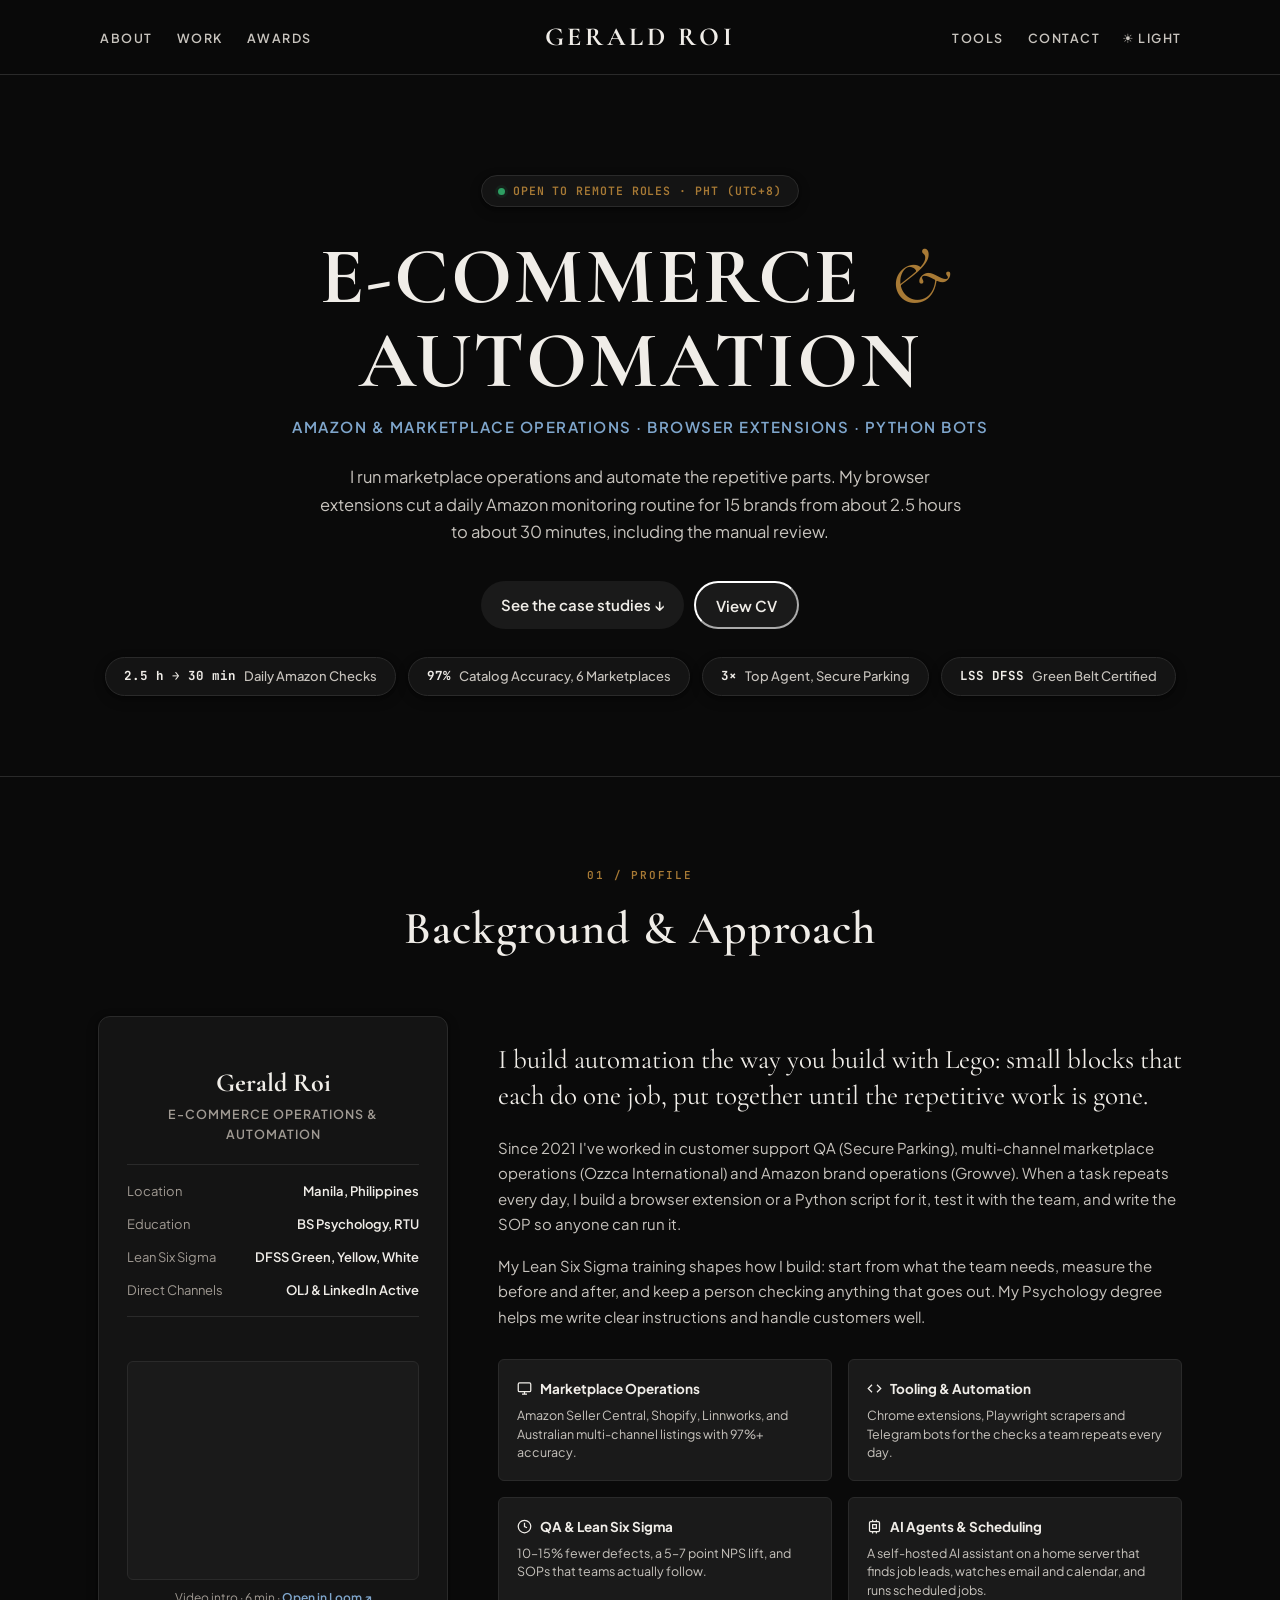
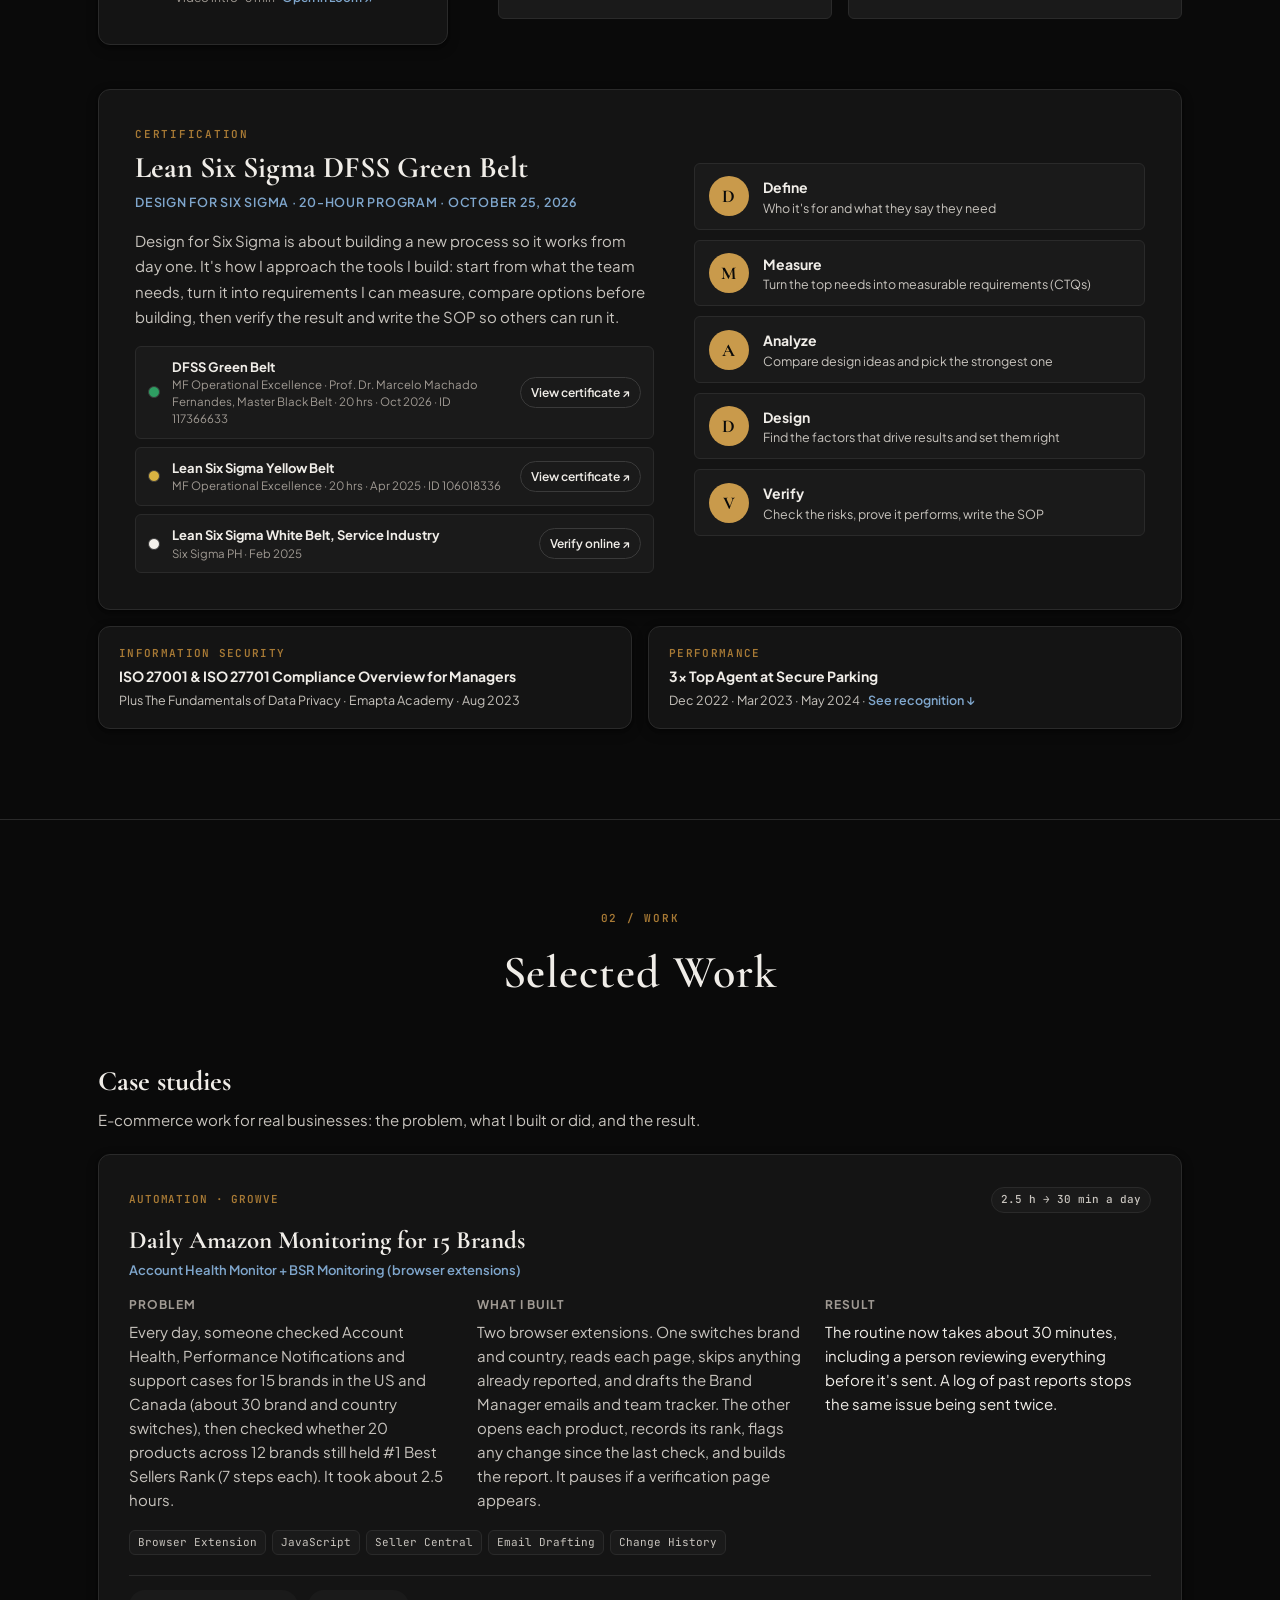
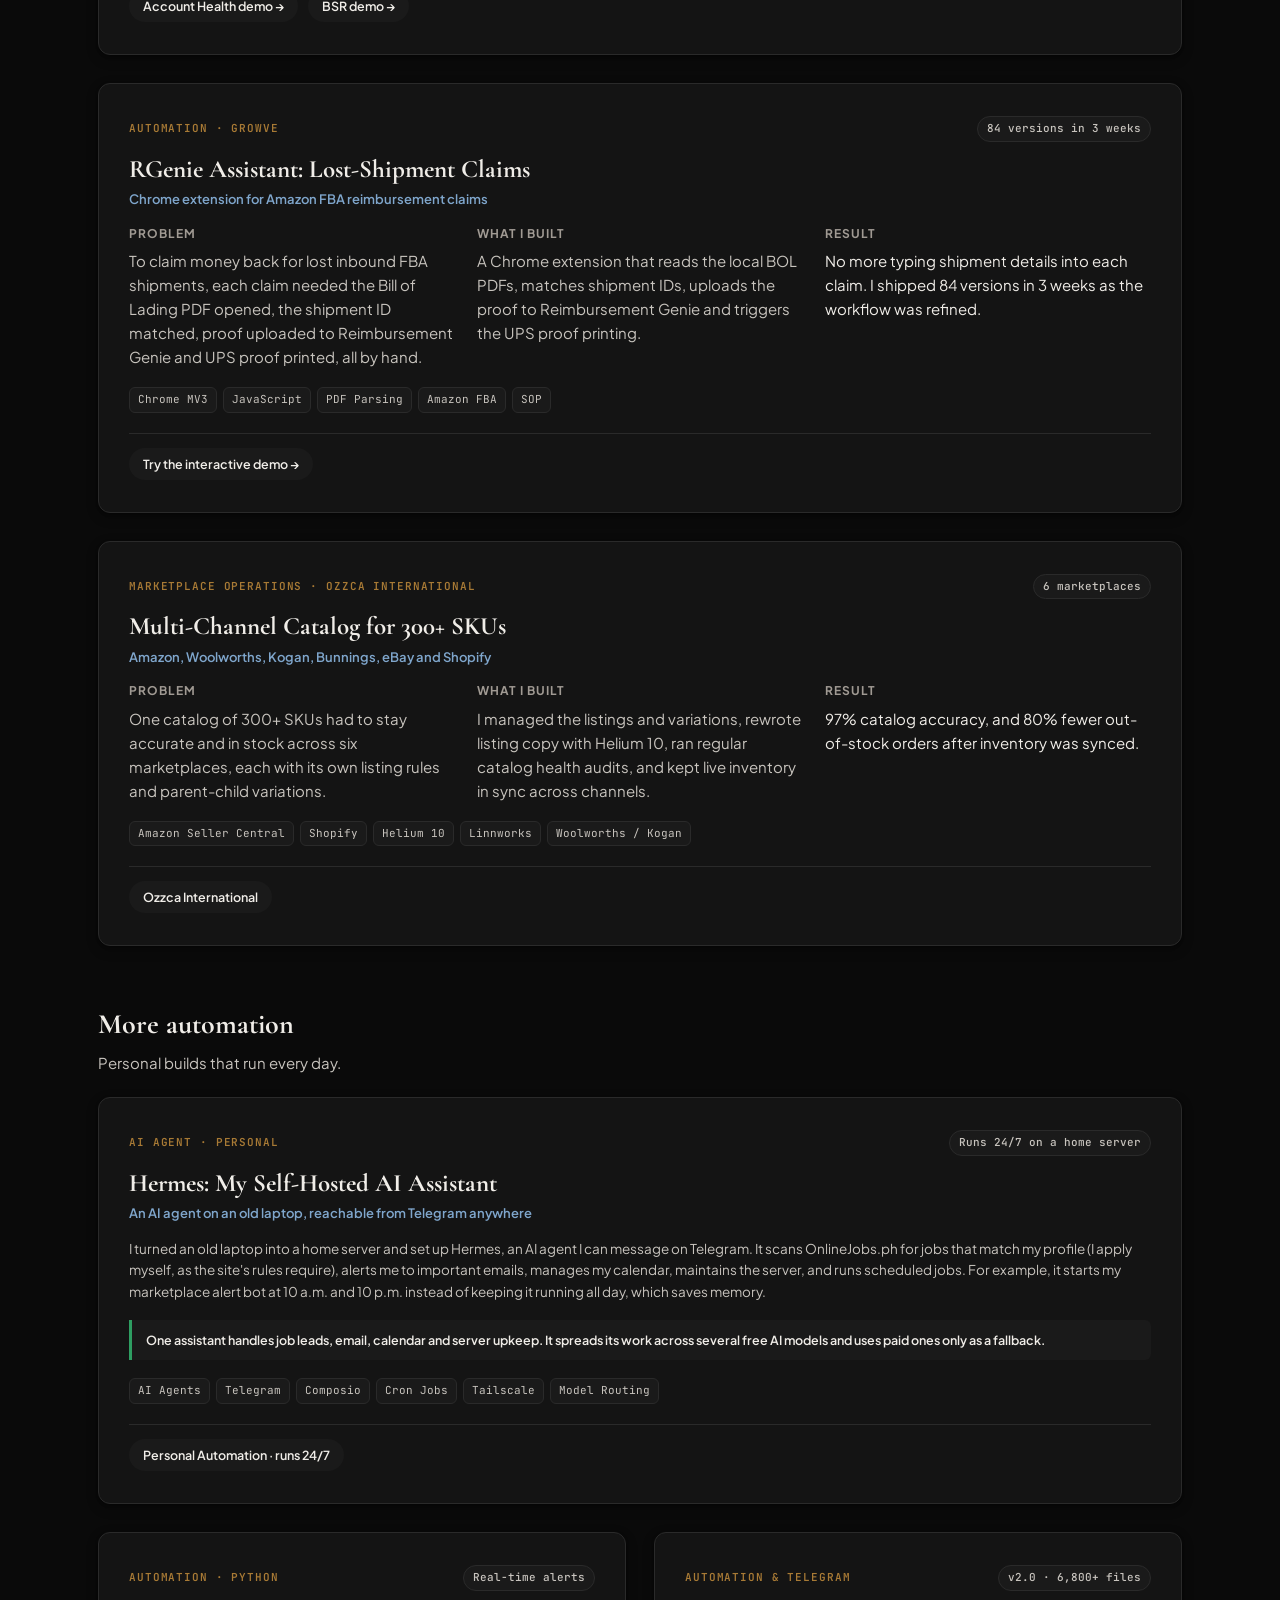
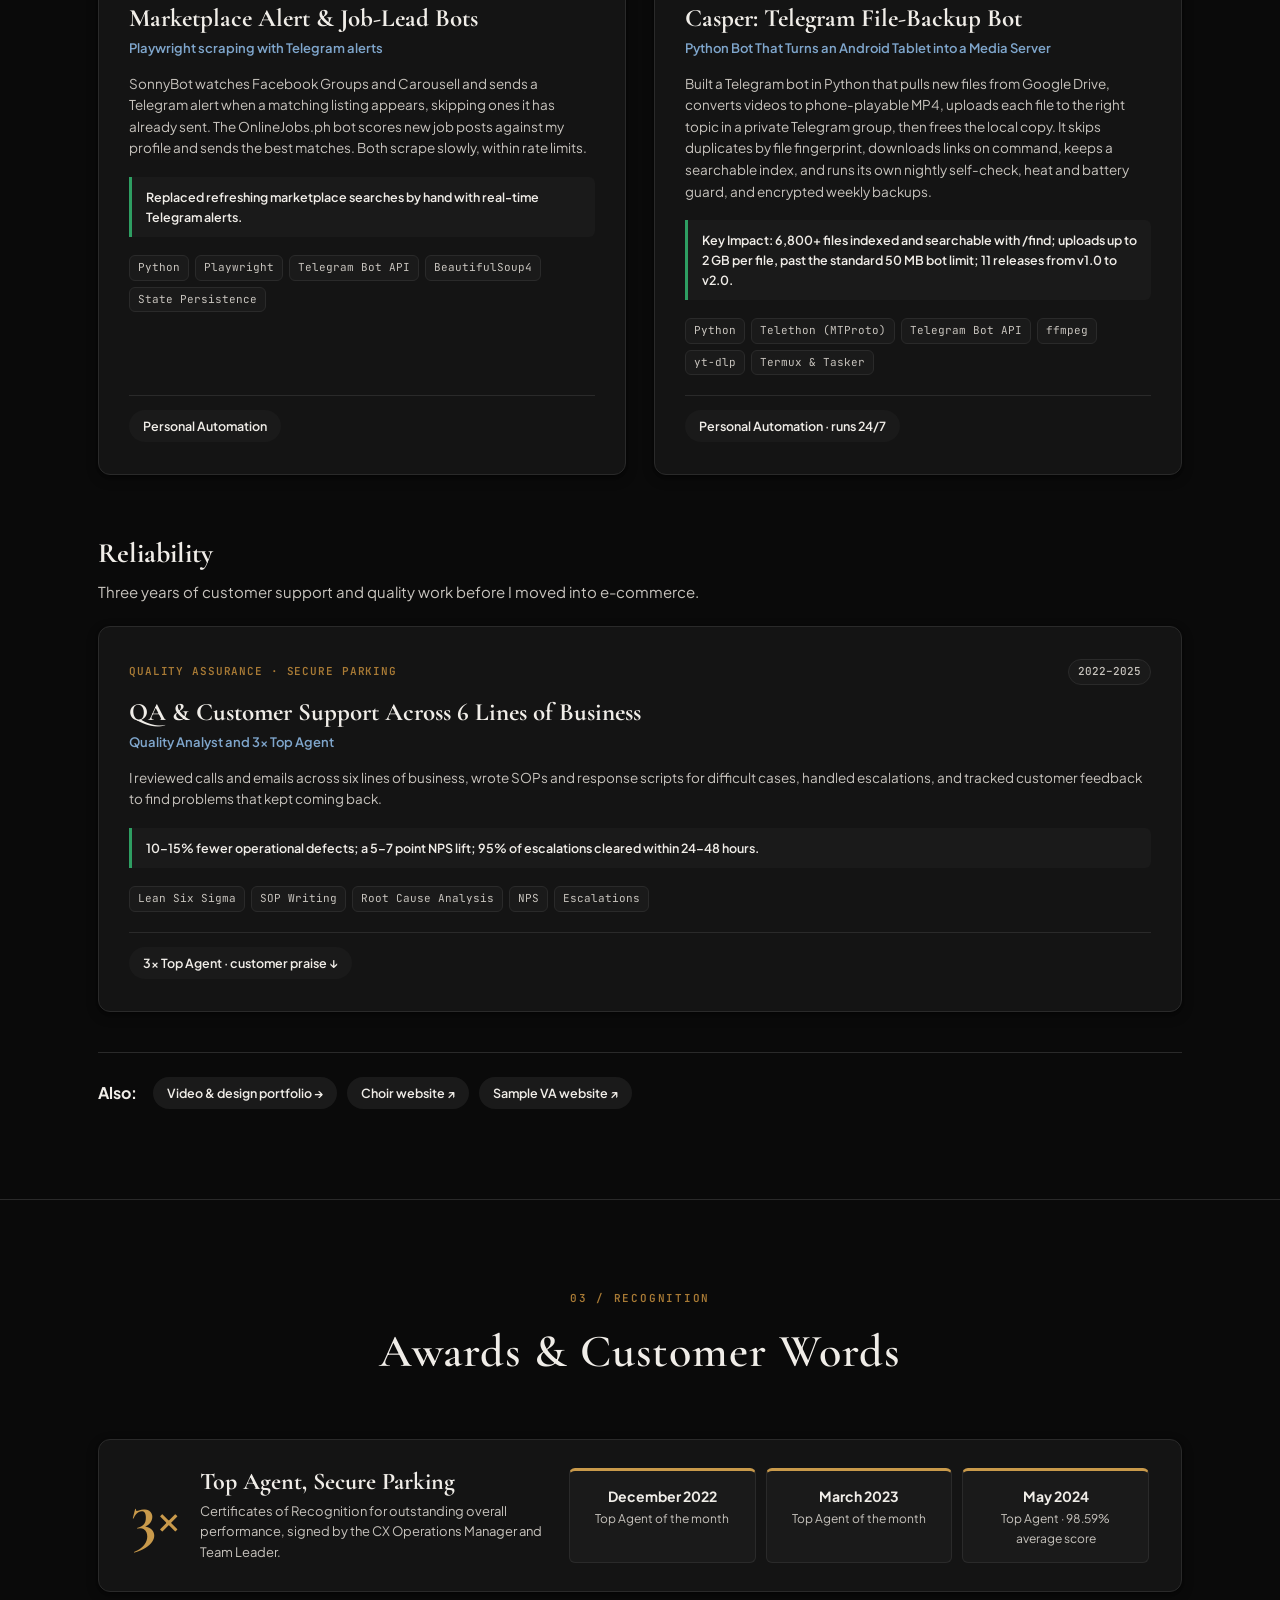
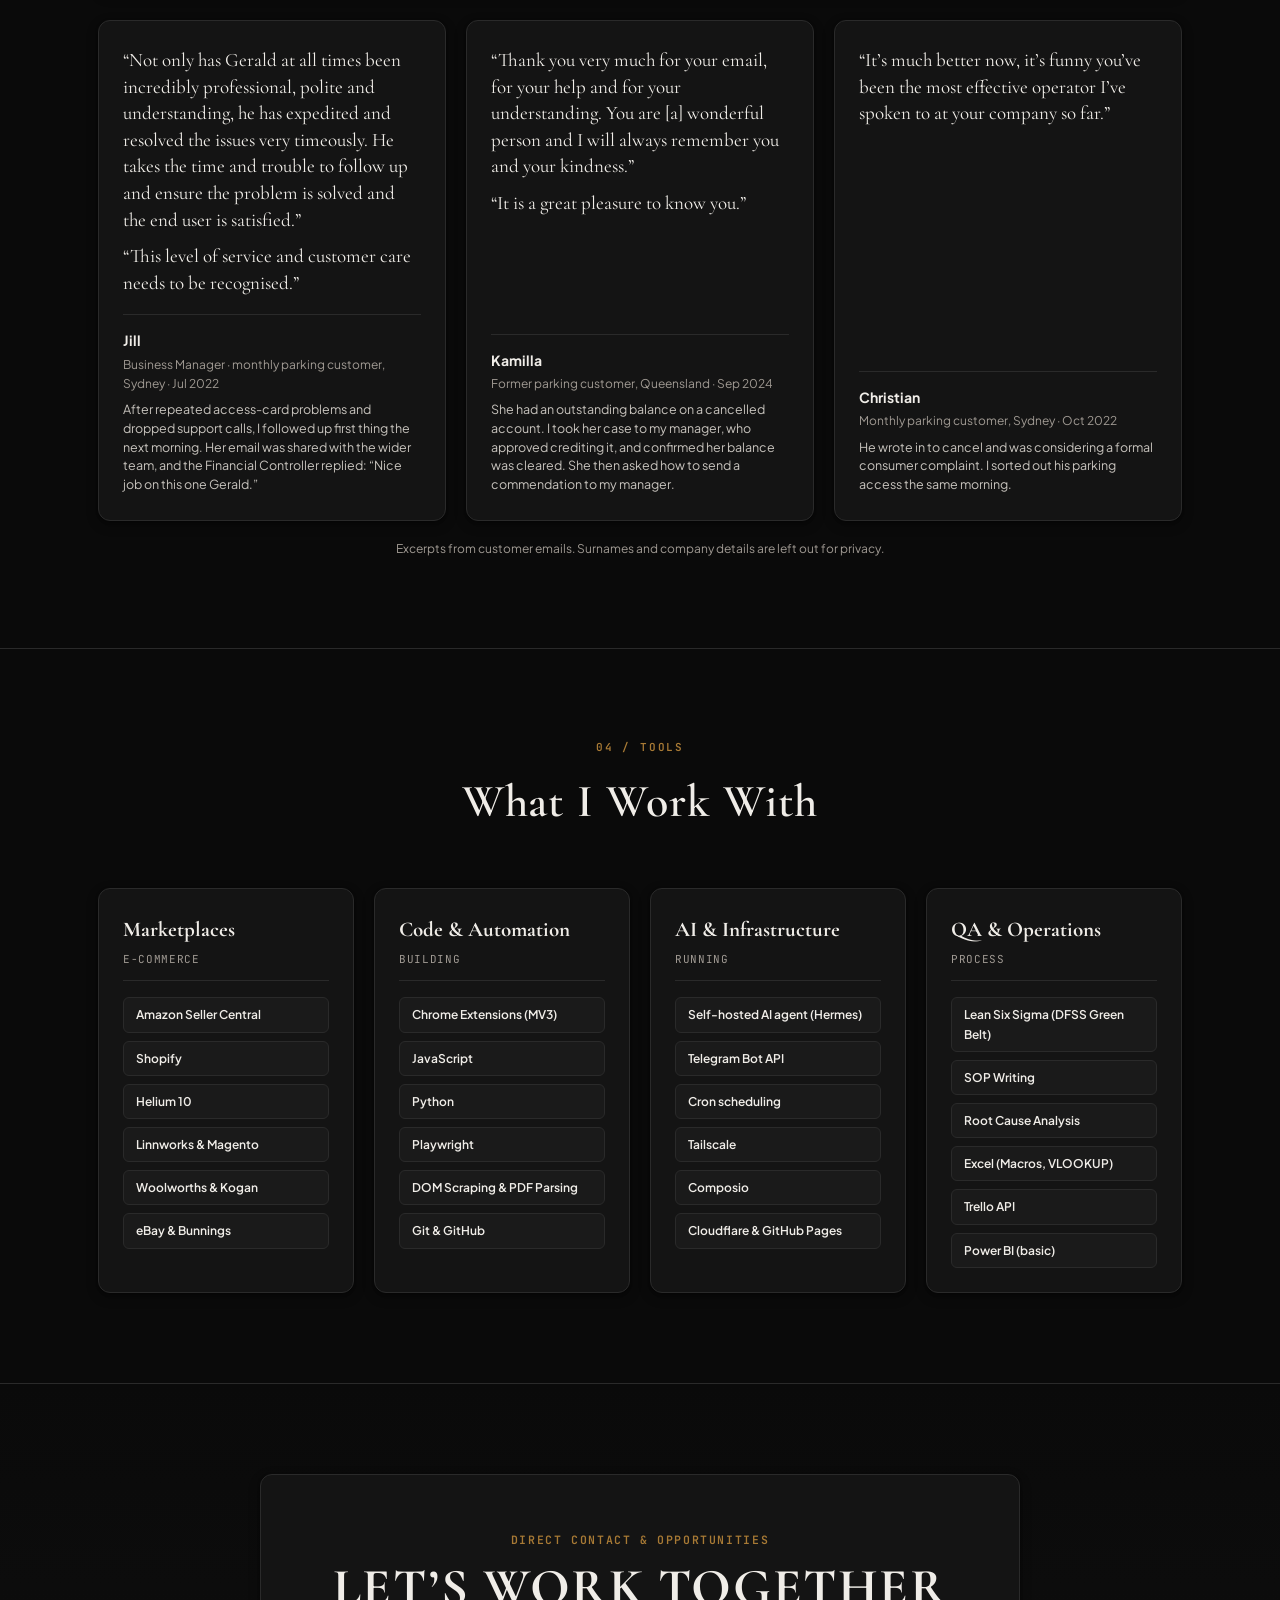
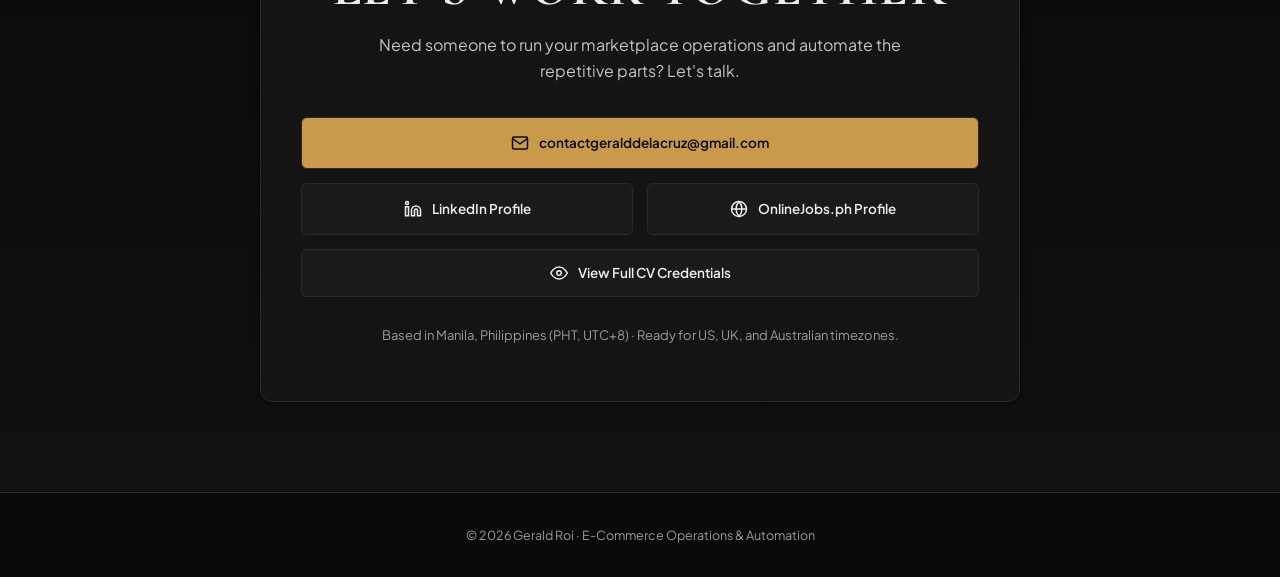
<file: index.html>
<!DOCTYPE html>
<html lang="en">
<head>
  <meta charset="UTF-8">
  <meta name="viewport" content="width=device-width, initial-scale=1.0">
  <title>Gerald Roi | E-Commerce Operations &amp; Automation</title>
  <meta name="description" content="Gerald Roi runs Amazon and multi-channel marketplace operations and builds the browser extensions and Python bots that automate the repetitive parts. Based in Manila, Philippines (UTC+8).">
  <meta name="theme-color" content="#0A0A0A">
  <meta property="og:type" content="website">
  <meta property="og:title" content="Gerald Roi | E-Commerce Operations &amp; Automation">
  <meta property="og:description" content="Gerald Roi runs Amazon and multi-channel marketplace operations and builds the browser extensions and Python bots that automate the repetitive parts. Based in Manila, Philippines (UTC+8).">
  <meta property="og:url" content="https://dcxgerald.github.io/portfolio/">
  <meta property="og:image" content="https://dcxgerald.github.io/portfolio/og-image.png">
  <meta property="og:image:width" content="1200">
  <meta property="og:image:height" content="630">
  <meta property="og:image:alt" content="Gerald Roi, Operations &amp; Automation portfolio">
  <meta name="twitter:card" content="summary_large_image">
  <meta name="twitter:image" content="https://dcxgerald.github.io/portfolio/og-image.png">
  <script type="application/ld+json">{"@context": "https://schema.org", "@type": "Person", "name": "Gerald Roi", "url": "https://dcxgerald.github.io/portfolio/", "jobTitle": "E-Commerce Operations & Automation Specialist", "image": "https://dcxgerald.github.io/portfolio/og-image.png", "address": {"@type": "PostalAddress", "addressLocality": "Manila", "addressCountry": "PH"}, "alumniOf": {"@type": "CollegeOrUniversity", "name": "Rizal Technological University"}, "hasCredential": [{"@type": "EducationalOccupationalCredential", "name": "Design for Six Sigma (DFSS) Green Belt", "credentialCategory": "certification", "dateCreated": "2026-10-25"}], "sameAs": ["https://linkedin.com/in/contactgeralddelacruz", "https://www.onlinejobs.ph/jobseekers/info/3981136"]}</script>
  <link rel="canonical" href="https://dcxgerald.github.io/portfolio/">
  <link rel="icon" href="data:image/svg+xml,%3Csvg xmlns='http://www.w3.org/2000/svg' viewBox='0 0 64 64'%3E%3Crect width='64' height='64' rx='12' fill='%230A0A0A'/%3E%3Ctext x='32' y='42' text-anchor='middle' font-family='Georgia,serif' font-size='28' font-weight='700' fill='%23C99A4B'%3EGR%3C/text%3E%3C/svg%3E">

  <!-- Google Fonts: Cormorant Garamond (Editorial Display) & Plus Jakarta Sans (Clean Modern Body) -->
  <link rel="preconnect" href="https://fonts.googleapis.com">
  <link rel="preconnect" href="https://fonts.gstatic.com" crossorigin>
  <link href="https://fonts.googleapis.com/css2?family=Cormorant+Garamond:ital,wght@0,400;0,600;0,700;1,400;1,600&family=JetBrains+Mono:wght@400;500;600&family=Plus+Jakarta+Sans:wght@300;400;500;600;700&display=swap" rel="stylesheet">

  <style>
    :root {
      --on-ink: #0A0A0A;
      --header-bg: rgba(10, 10, 10, 0.94);
      --btn-hover: #000000;
      --hairline: rgba(255,255,255,.25);
      --bg: #0A0A0A;
      --bg-surface: #141414;
      --bg-subtle: #1A1A1A;
      --border-subtle: #2A2A2A;
      --border-strong: #3A3A3A;
      --ink-primary: #F0EDE8;
      --ink-secondary: #C8C4BE;
      --ink-muted: #A09A93;
      --accent-bronze: #C99A4B;
      --accent-bronze-dark: #A87A35;
      --accent-green: #2E9E62;
      --accent-navy: #7FA6CC;
      --font-serif: 'Cormorant Garamond', Georgia, serif;
      --font-sans: 'Plus Jakarta Sans', system-ui, -apple-system, sans-serif;
      --font-mono: 'JetBrains Mono', monospace;
      --shadow-subtle: 0 1px 3px rgba(0,0,0,0.4), 0 4px 12px rgba(0,0,0,0.3);
      --shadow-hover: 0 8px 24px -4px rgba(0,0,0,0.6);
      --radius: 12px;
      --radius-sm: 6px;
      --radius-pill: 9999px;
      --transition: all 0.22s cubic-bezier(0.16, 1, 0.3, 1);
    }

    * {
      box-sizing: border-box;
      margin: 0;
      padding: 0;
    }

    html {
      scroll-behavior: smooth;
    }

    body {
      background-color: var(--bg);
      color: var(--ink-primary);
      font-family: var(--font-sans);
      line-height: 1.6;
      -webkit-font-smoothing: antialiased;
      position: relative;
    }

    .container {
      max-width: 1140px;
      margin: 0 auto;
      padding: 0 28px;
    }

    /* Header & Split Nav */
    header {
      position: sticky;
      top: 0;
      background: var(--header-bg);
      backdrop-filter: blur(14px);
      -webkit-backdrop-filter: blur(14px);
      border-bottom: 1px solid var(--border-subtle);
      z-index: 1000;
      transition: var(--transition);
    }

    .nav-inner {
      display: flex;
      align-items: center;
      justify-content: space-between;
      height: 74px;
    }

    .nav-links {
      display: flex;
      gap: 32px;
      list-style: none;
      width: 33%;
    }

    .nav-links.left {
      justify-content: flex-start;
    }

    .nav-links.right {
      justify-content: flex-end;
    }

    .nav-links a {
      text-decoration: none;
      color: var(--ink-secondary);
      font-size: 12.5px;
      font-weight: 600;
      letter-spacing: 0.12em;
      text-transform: uppercase;
      position: relative;
      padding-bottom: 4px;
      transition: var(--transition);
    }

    .nav-links a:hover {
      color: var(--ink-primary);
    }

    .brand-mark {
      width: 34%;
      text-align: center;
      text-decoration: none;
    }

    .brand-mark span {
      font-family: var(--font-serif);
      font-size: 26px;
      font-weight: 700;
      letter-spacing: 0.14em;
      text-transform: uppercase;
      color: var(--ink-primary);
      display: inline-block;
    }

    /* Hero Section */
    .hero {
      padding: 100px 0 80px;
      text-align: center;
    }

    .status-badge {
      display: inline-flex;
      align-items: center;
      gap: 8px;
      background: var(--bg-surface);
      border: 1px solid var(--border-subtle);
      padding: 6px 16px;
      border-radius: var(--radius-pill);
      font-family: var(--font-mono);
      font-size: 11.5px;
      color: var(--accent-bronze-dark);
      letter-spacing: 0.08em;
      text-transform: uppercase;
      margin-bottom: 28px;
      box-shadow: var(--shadow-subtle);
      font-weight: 600;
    }

    .status-badge span.indicator {
      width: 7px;
      height: 7px;
      background: var(--accent-green);
      border-radius: 50%;
      box-shadow: 0 0 0 3px rgba(31, 110, 67, 0.15);
      display: inline-block;
    }

    .hero-h1 {
      font-family: var(--font-serif);
      font-size: clamp(44px, 7vw, 80px);
      font-weight: 700;
      letter-spacing: 0.03em;
      line-height: 1.05;
      text-transform: uppercase;
      color: var(--ink-primary);
      margin-bottom: 12px;
    }

    .hero-h1 span.editorial-italic {
      font-style: italic;
      font-weight: 400;
      text-transform: lowercase;
      color: var(--accent-bronze-dark);
      padding: 0 8px;
    }

    .hero-tagline {
      font-family: var(--font-sans);
      font-size: 15px;
      font-weight: 600;
      color: var(--accent-navy);
      letter-spacing: 0.1em;
      text-transform: uppercase;
      margin: 0 auto 24px;
      max-width: 820px;
      text-wrap: balance;
    }

    .hero-description {
      max-width: 660px;
      margin: 0 auto 36px;
      font-size: 16.5px;
      color: var(--ink-secondary);
      line-height: 1.65;
    }

    .hero-proof-strip {
      display: flex;
      flex-wrap: wrap;
      justify-content: center;
      gap: 12px;
      margin-top: 24px;
    }

    .proof-item {
      background: var(--bg-surface);
      border: 1px solid var(--border-subtle);
      padding: 8px 18px;
      border-radius: var(--radius-pill);
      font-size: 13px;
      font-weight: 500;
      color: var(--ink-secondary);
      display: inline-flex;
      align-items: center;
      gap: 8px;
      box-shadow: var(--shadow-subtle);
      transition: var(--transition);
    }

    .proof-item:hover {
      border-color: var(--border-strong);
      transform: translateY(-1px);
    }

    .proof-item strong {
      color: var(--ink-primary);
      font-family: var(--font-mono);
      font-size: 12.5px;
      font-weight: 700;
    }

    /* Section Styling */
    .section-wrap {
      padding: 90px 0;
      border-top: 1px solid var(--border-subtle);
    }

    .section-header {
      text-align: center;
      margin-bottom: 50px;
    }

    .section-eyebrow {
      font-family: var(--font-mono);
      font-size: 11px;
      text-transform: uppercase;
      letter-spacing: 0.16em;
      color: var(--accent-bronze-dark);
      margin-bottom: 8px;
      display: block;
      font-weight: 600;
    }

    .section-title {
      font-family: var(--font-serif);
      font-size: clamp(34px, 4.5vw, 46px);
      color: var(--ink-primary);
      font-weight: 600;
      letter-spacing: 0.02em;
    }

    /* About Section */
    .about-layout {
      display: grid;
      grid-template-columns: 350px 1fr;
      gap: 50px;
      align-items: stretch;
    }

    .profile-card {
      background: var(--bg-surface);
      border: 1px solid var(--border-subtle);
      border-radius: var(--radius);
      padding: 36px 28px;
      box-shadow: var(--shadow-subtle);
      display: flex;
      flex-direction: column;
      justify-content: space-between;
    }

    .profile-top {
      text-align: center;
      margin-bottom: 24px;
    }



    .profile-name {
      font-family: var(--font-serif);
      font-size: 26px;
      font-weight: 700;
      color: var(--ink-primary);
      margin-top: 14px;
      line-height: 1.2;
    }

    .profile-role {
      font-size: 12.5px;
      color: var(--ink-muted);
      text-transform: uppercase;
      letter-spacing: 0.08em;
      margin-top: 6px;
      font-weight: 600;
    }

    .profile-specs {
      list-style: none;
      margin: 20px 0;
      border-top: 1px solid var(--border-subtle);
      border-bottom: 1px solid var(--border-subtle);
      padding: 16px 0;
      display: flex;
      flex-direction: column;
      gap: 12px;
    }

    .spec-row {
      display: flex;
      justify-content: space-between;
      font-size: 13px;
    }

    .spec-row span.label {
      color: var(--ink-muted);
    }

    .spec-row span.value {
      font-weight: 600;
      color: var(--ink-primary);
      text-align: right;
    }

    .profile-actions {
      display: flex;
      flex-direction: column;
      gap: 10px;
    }

    .btn {
      display: inline-flex;
      align-items: center;
      justify-content: center;
      gap: 8px;
      padding: 11px 20px;
      border-radius: var(--radius-sm);
      font-size: 13px;
      font-weight: 600;
      text-decoration: none;
      cursor: pointer;
      transition: var(--transition);
      border: 1px solid transparent;
    }

    .btn-dark {
      background: var(--ink-primary);
      color: var(--on-ink);
    }

    .btn-dark:hover {
      background: var(--btn-hover);
      transform: translateY(-1px);
    }

    .btn-ghost {
      background: transparent;
      border-color: var(--border-subtle);
      color: var(--ink-secondary);
    }

    .btn-ghost:hover {
      border-color: var(--border-strong);
      color: var(--ink-primary);
      background: var(--bg-surface);
    }

    .about-text-column {
      display: flex;
      flex-direction: column;
      justify-content: center;
    }

    .editorial-lead {
      font-family: var(--font-serif);
      font-size: 27px;
      line-height: 1.35;
      color: var(--ink-primary);
      margin-bottom: 20px;
    }

    .about-p {
      color: var(--ink-secondary);
      font-size: 15px;
      line-height: 1.7;
      margin-bottom: 16px;
    }

    .about-pillars {
      display: grid;
      grid-template-columns: repeat(2, 1fr);
      gap: 16px;
      margin-top: 14px;
    }

    .pillar-card {
      background: var(--bg-subtle);
      border: 1px solid var(--border-subtle);
      border-radius: var(--radius-sm);
      padding: 18px;
    }

    .pillar-card h4 {
      font-size: 13.5px;
      font-weight: 700;
      color: var(--ink-primary);
      margin-bottom: 6px;
      display: flex;
      align-items: center;
      gap: 8px;
    }

    .pillar-card p {
      font-size: 12.5px;
      color: var(--ink-secondary);
      line-height: 1.5;
    }

    /* Works / Showcase */
    .filter-bar {
      display: flex;
      flex-wrap: wrap;
      justify-content: center;
      gap: 8px;
      margin-bottom: 44px;
    }

    .filter-pill {
      background: transparent;
      border: 1px solid var(--border-subtle);
      padding: 7px 18px;
      border-radius: var(--radius-pill);
      font-size: 12px;
      font-weight: 600;
      color: var(--ink-secondary);
      cursor: pointer;
      transition: var(--transition);
      letter-spacing: 0.05em;
    }

    .filter-pill:hover {
      color: var(--ink-primary);
      border-color: var(--border-strong);
    }

    .filter-pill.active {
      background: var(--ink-primary);
      color: var(--on-ink);
      border-color: var(--ink-primary);
    }

    .works-grid {
      display: grid;
      grid-template-columns: repeat(2, 1fr);
      gap: 28px;
    }

    .work-item {
      background: var(--bg-surface);
      border: 1px solid var(--border-subtle);
      border-radius: var(--radius);
      padding: 32px 30px;
      box-shadow: var(--shadow-subtle);
      display: flex;
      flex-direction: column;
      justify-content: space-between;
      transition: var(--transition);
    }

    .work-item:hover {
      box-shadow: var(--shadow-hover);
      transform: translateY(-2px);
      border-color: var(--border-strong);
    }

    .work-top-row {
      display: flex;
      justify-content: space-between;
      align-items: center;
      margin-bottom: 12px;
    }

    .eyebrow-tag {
      font-family: var(--font-mono);
      font-size: 11px;
      color: var(--accent-bronze-dark);
      text-transform: uppercase;
      letter-spacing: 0.08em;
      font-weight: 600;
    }

    .pill-badge {
      font-family: var(--font-mono);
      font-size: 11px;
      background: var(--bg-subtle);
      color: var(--ink-secondary);
      padding: 3px 9px;
      border-radius: var(--radius-pill);
      font-weight: 500;
      border: 1px solid var(--border-subtle);
    }

    .work-title {
      font-family: var(--font-serif);
      font-size: 25px;
      font-weight: 700;
      color: var(--ink-primary);
      line-height: 1.25;
      margin-bottom: 4px;
    }

    .work-sub {
      font-size: 13px;
      color: var(--accent-navy);
      font-weight: 600;
      margin-bottom: 14px;
    }

    .work-desc {
      font-size: 13.5px;
      color: var(--ink-secondary);
      line-height: 1.6;
      margin-bottom: 18px;
    }

    .impact-callout {
      background: var(--bg-subtle);
      border-left: 3px solid var(--accent-green);
      padding: 10px 14px;
      margin-bottom: 18px;
      border-radius: 0 var(--radius-sm) var(--radius-sm) 0;
    }

    .impact-callout p {
      font-size: 12.5px;
      color: var(--ink-primary);
      font-weight: 600;
    }

    /* Reels Micro-Grid */
    .reels-grid {
      display: grid;
      grid-template-columns: repeat(3, 1fr);
      gap: 8px;
      margin: 16px 0;
    }

    .reel-box {
      background: var(--bg-subtle);
      border: 1px solid var(--border-subtle);
      padding: 10px 8px;
      border-radius: var(--radius-sm);
      text-decoration: none;
      color: var(--ink-primary);
      display: flex;
      flex-direction: column;
      justify-content: space-between;
      transition: var(--transition);
      text-align: center;
    }

    .reel-box:hover {
      background: var(--bg-subtle);
      border-color: var(--ink-primary);
      transform: translateY(-2px);
    }

    .video-box {
      position: relative;
      background: var(--bg-subtle);
      border: 1px solid var(--border-subtle);
      border-radius: var(--radius-sm);
      aspect-ratio: 9 / 16;
      overflow: hidden;
      transition: var(--transition);
    }
    .video-box:hover {
      border-color: var(--ink-primary);
      transform: translateY(-2px);
    }
    .video-box video {
      width: 100%;
      height: 100%;
      object-fit: cover;
      display: block;
    }
    .video-overlay {
      position: absolute;
      bottom: 0;
      left: 0;
      right: 0;
      padding: 10px 8px;
      background: linear-gradient(180deg, transparent 0%, rgba(10,10,10,0.9) 100%);
      text-align: center;
      display: flex;
      flex-direction: column;
      justify-content: flex-end;
    }

    .reel-tag {
      font-family: var(--font-mono);
      font-size: 11px;
      color: var(--accent-bronze-dark);
      font-weight: 600;
      text-transform: uppercase;
      margin-bottom: 4px;
    }

    .reel-name {
      font-size: 11.5px;
      font-weight: 600;
      line-height: 1.3;
      margin-bottom: 6px;
    }

    .reel-action {
      font-family: var(--font-mono);
      font-size: 11.5px;
      font-weight: 600;
      color: var(--accent-navy);
      display: inline-flex;
      align-items: center;
      justify-content: center;
      gap: 3px;
    }

    .tags-row {
      display: flex;
      flex-wrap: wrap;
      gap: 6px;
      margin-bottom: 20px;
    }

    .code-tag {
      background: var(--bg-subtle);
      border: 1px solid var(--border-subtle);
      padding: 3px 8px;
      border-radius: var(--radius-sm);
      font-family: var(--font-mono);
      font-size: 11px;
      color: var(--ink-secondary);
    }

    .work-footer-links {
      display: flex;
      flex-wrap: wrap;
      gap: 10px;
      padding-top: 14px;
      border-top: 1px solid var(--border-subtle);
    }

    .link-chip {
      display: inline-flex;
      align-items: center;
      gap: 6px;
      font-size: 12.5px;
      font-weight: 600;
      color: var(--ink-primary);
      text-decoration: none;
      transition: var(--transition);
      background: var(--bg-subtle);
      padding: 6px 14px;
      border-radius: var(--radius-pill);
    }

    .link-chip:hover {
      background: var(--ink-primary);
      color: var(--on-ink);
    }

    /* Tools Section */
    .tools-grid {
      display: grid;
      grid-template-columns: repeat(4, 1fr);
      gap: 20px;
    }

    .tool-column-card {
      background: var(--bg-surface);
      border: 1px solid var(--border-subtle);
      border-radius: var(--radius);
      padding: 24px;
      box-shadow: var(--shadow-subtle);
    }

    .tool-column-card h3 {
      font-family: var(--font-serif);
      font-size: 21px;
      font-weight: 700;
      color: var(--ink-primary);
      margin-bottom: 4px;
    }

    .tool-column-card p.sub {
      font-size: 11px;
      color: var(--ink-muted);
      text-transform: uppercase;
      font-family: var(--font-mono);
      letter-spacing: 0.06em;
      margin-bottom: 16px;
      padding-bottom: 12px;
      border-bottom: 1px solid var(--border-subtle);
    }

    .tool-list {
      display: flex;
      flex-direction: column;
      gap: 8px;
    }

    .tool-row {
      background: var(--bg-subtle);
      border: 1px solid var(--border-subtle);
      padding: 7px 12px;
      border-radius: var(--radius-sm);
      font-size: 12px;
      font-weight: 600;
      color: var(--ink-primary);
      display: flex;
      align-items: center;
      justify-content: space-between;
    }

    .tool-row span.tier {
      font-family: var(--font-mono);
      font-size: 11px;
      color: var(--accent-bronze-dark);
      text-transform: uppercase;
    }

    /* Contact Section */
    .contact-card {
      max-width: 760px;
      margin: 0 auto;
      background: var(--bg-surface);
      border: 1px solid var(--border-subtle);
      border-radius: var(--radius);
      padding: 56px 40px;
      box-shadow: var(--shadow-subtle);
      text-align: center;
    }

    .contact-eyebrow {
      font-family: var(--font-mono);
      font-size: 11.5px;
      color: var(--accent-bronze-dark);
      text-transform: uppercase;
      letter-spacing: 0.14em;
      margin-bottom: 10px;
      display: block;
      font-weight: 600;
    }

    .contact-headline {
      font-family: var(--font-serif);
      font-size: clamp(36px, 5.5vw, 52px);
      font-weight: 700;
      text-transform: uppercase;
      letter-spacing: 0.03em;
      color: var(--ink-primary);
      line-height: 1.1;
      margin-bottom: 16px;
    }

    .contact-lead {
      font-size: 16px;
      color: var(--ink-secondary);
      max-width: 560px;
      margin: 0 auto 34px;
      line-height: 1.6;
    }

    .contact-grid {
      display: grid;
      grid-template-columns: repeat(2, 1fr);
      gap: 14px;
      margin-bottom: 28px;
    }

    .contact-action-btn {
      display: flex;
      align-items: center;
      justify-content: center;
      gap: 10px;
      padding: 14px 20px;
      background: var(--bg-subtle);
      border: 1px solid var(--border-subtle);
      border-radius: var(--radius-sm);
      text-decoration: none;
      color: var(--ink-primary);
      font-weight: 600;
      font-size: 13.5px;
      transition: var(--transition);
      cursor: pointer;
    }

    .contact-action-btn:hover {
      background: var(--ink-primary);
      color: var(--on-ink);
      border-color: var(--ink-primary);
      transform: translateY(-2px);
    }

    .contact-action-btn.featured {
      background: var(--accent-bronze);
      color: var(--on-ink);
      grid-column: span 2;
    }

    .contact-action-btn.featured:hover {
      background: var(--accent-bronze-dark);
    }

    /* Footer */
    footer {
      border-top: 1px solid var(--border-subtle);
      padding: 32px 0;
      text-align: center;
      font-size: 12.5px;
      color: var(--ink-muted);
    }

    /* Resume Modal */
    .modal-backdrop {
      position: fixed;
      top: 0; left: 0; width: 100%; height: 100%;
      background: rgba(18, 20, 26, 0.68);
      backdrop-filter: blur(8px);
      z-index: 10000;
      display: none;
      align-items: center;
      justify-content: center;
      padding: 24px;
    }

    .modal-backdrop.open {
      display: flex;
    }

    .modal-window {
      background: var(--bg-surface);
      border-radius: var(--radius);
      width: 100%;
      max-width: 860px;
      max-height: 90vh;
      overflow-y: auto;
      padding: 44px;
      position: relative;
      box-shadow: 0 20px 50px rgba(0, 0, 0, 0.2);
    }

    .modal-close-btn {
      position: absolute;
      top: 24px;
      right: 24px;
      background: var(--bg-subtle);
      border: 1px solid var(--border-subtle);
      width: 36px;
      height: 36px;
      border-radius: 50%;
      cursor: pointer;
      font-size: 18px;
      font-weight: 700;
      color: var(--ink-primary);
      display: flex;
      align-items: center;
      justify-content: center;
      transition: var(--transition);
    }

    .modal-close-btn:hover {
      background: var(--ink-primary);
      color: var(--on-ink);
    }

    /* Responsive Breakpoints */
    @media (max-width: 900px) {
      .about-layout {
        grid-template-columns: 1fr;
      }
      .works-grid {
        grid-template-columns: 1fr;
      }
      .tools-grid {
        grid-template-columns: repeat(2, 1fr);
      }
      .contact-grid {
        grid-template-columns: 1fr;
      }
      .contact-action-btn.featured {
        grid-column: span 1;
      }
      .reels-grid {
        grid-template-columns: repeat(2, 1fr);
        gap: 10px;
      }
    }

    @media (max-width: 640px) {
      header .nav-inner {
        flex-wrap: wrap;
        height: auto;
        padding: 10px 0 8px;
        row-gap: 6px;
      }
      .brand-mark {
        width: 100%;
        order: 1;
      }
      .nav-links {
        order: 2;
        width: auto;
        gap: 18px;
        flex: 1 1 auto;
        justify-content: center !important;
      }
      .nav-links a {
        font-size: 11px;
        letter-spacing: 0.1em;
      }
      .tools-grid {
        grid-template-columns: 1fr;
      }
      .hero-h1 {
        font-size: clamp(36px, 10vw, 56px) !important;
      }
      .hero-tagline {
        font-size: clamp(13px, 4vw, 16px) !important;
      }
      .hero-description {
        font-size: clamp(14px, 3.5vw, 16px) !important;
      }
      .proof-item {
        padding: 12px 8px !important;
      }
      .proof-item strong {
        font-size: clamp(20px, 6vw, 28px) !important;
      }
      .video-box {
        aspect-ratio: 9 / 16;
        max-width: 100%;
      }
      .reel-box {
        padding: 8px 6px;
      }
      .reel-tag {
        font-size: 11px !important;
      }
      .reel-name {
        font-size: 12px !important;
      }
      .work-item {
        padding: 20px !important;
      }
      .work-title {
        font-size: clamp(18px, 5vw, 22px) !important;
      }
      .container {
        padding: 0 16px !important;
      }
      section {
        padding: 48px 0 !important;
      }
    }
    /* ---- Phone polish ---- */
    @media (max-width: 640px) {
      .hero { padding-top: 40px !important; padding-bottom: 36px !important; }
      .status-badge { font-size: 11px !important; text-align: center; line-height: 1.5; }

      /* stats: tidy 2x2 grid instead of a tall stack */
      .hero-proof-strip {
        display: grid !important;
        grid-template-columns: 1fr 1fr;
        gap: 10px !important;
      }
      .proof-item {
        flex-direction: column;
        justify-content: center;
        text-align: center;
        gap: 2px !important;
        padding: 14px 8px !important;
        border-radius: 14px !important;
        font-size: 11.5px !important;
        line-height: 1.35;
      }

      .section-header { margin-bottom: 28px !important; }
      .section-title { font-size: clamp(26px, 8vw, 32px) !important; }

      /* filter tabs: one swipeable row */
      .filter-bar {
        flex-wrap: nowrap !important;
        justify-content: flex-start !important;
        overflow-x: auto;
        gap: 8px;
        margin: 0 -16px 28px !important;
        padding: 2px 16px 8px;
        scrollbar-width: none;
        -webkit-overflow-scrolling: touch;
      }
      .filter-bar::-webkit-scrollbar { display: none; }
      .filter-pill { white-space: nowrap; flex: 0 0 auto; padding: 8px 16px !important; }

      .work-item { padding: 20px 16px !important; }
      .work-top-row { flex-wrap: wrap; gap: 8px; }
      .impact-callout { padding: 12px 14px !important; }

      /* reels: 3 FB links as a row, videos 2x2 below */
      .reels-grid { grid-template-columns: repeat(2, 1fr) !important; gap: 10px !important; }
      .reel-box:nth-child(3) { grid-column: span 2; }
      .reel-box { padding: 12px 8px !important; }
      .reel-tag { font-size: 11px !important; }
      .reel-name { font-size: 12.5px !important; line-height: 1.3; }
      .reel-action { font-size: 11px !important; }
      .video-overlay { padding: 24px 8px 8px !important; }
      .video-overlay .reel-name { font-size: 11.5px !important; }

      .tags-row { gap: 6px !important; }
      .profile-card { padding: 24px 18px !important; }

      .contact-card { padding: 36px 20px !important; }
      .contact-grid { grid-template-columns: 1fr !important; gap: 10px !important; }
      .contact-grid > * { grid-column: 1 / -1 !important; }
      .contact-headline { font-size: clamp(30px, 9vw, 38px) !important; }
      .contact-lead { font-size: 14.5px !important; margin-bottom: 24px !important; }
      .contact-action-btn { padding: 14px 12px !important; font-size: 13px !important; word-break: break-word; text-align: center; }

      .modal-window { width: calc(100vw - 24px) !important; max-height: 88vh; padding: 24px 18px !important; }
    }

    .title-link { margin: 4px 0 14px; }
    .sub-heading { font-size: 12px; letter-spacing: 0.14em; text-transform: uppercase; color: var(--ink-muted); margin: 32px 0 14px; font-weight: 600; }
    .compare-note { font-size: 13.5px; color: var(--ink-muted); margin: -6px 0 16px; }
    .compare-grid { display: grid; grid-template-columns: 1fr 1fr; gap: 16px; align-items: start; }
    .compare-item { margin: 0; }
    .compare-item .video-box { aspect-ratio: 9 / 16; }
    .compare-item figcaption { margin-top: 10px; font-size: 13px; display: flex; gap: 8px; align-items: center; }
    .compare-label { font-size: 11.5px; letter-spacing: 0.12em; text-transform: uppercase; padding: 4px 10px; border-radius: 999px; border: 1px solid rgba(255,255,255,.25); font-weight: 600; }
    .compare-label.after { border-color: rgba(255,255,255,.7); background: rgba(255,255,255,.1); }
    .tiktok-grid { grid-template-columns: repeat(3, 1fr); }
    @media (max-width: 640px) {
      .tiktok-grid { grid-template-columns: repeat(2, 1fr) !important; }
      .compare-grid { gap: 10px; }
      .sub-heading { margin-top: 26px; }
    }

    /* ---- Light theme ---- */
    :root[data-theme="light"] {
      --bg: #F6F3EE;
      --bg-surface: #FFFFFF;
      --bg-subtle: #EEEAE3;
      --border-subtle: #DDD7CD;
      --border-strong: #C4BDB0;
      --ink-primary: #1A1A1A;
      --ink-secondary: #45413C;
      --ink-muted: #6E6860;
      --accent-bronze: #A87A35;
      --accent-bronze-dark: #8A6228;
      --accent-navy: #2A4A6A;
      --on-ink: #F6F3EE;
      --header-bg: rgba(246, 243, 238, 0.94);
      --btn-hover: #000000;
      --hairline: rgba(0,0,0,.25);
      --shadow-subtle: 0 1px 3px rgba(0,0,0,0.08), 0 4px 12px rgba(0,0,0,0.06);
      --shadow-hover: 0 8px 24px -4px rgba(0,0,0,0.18);
      color-scheme: light;
    }
    :root { color-scheme: dark; }
    /* ---- Layout & polish fixes (Nov 2026) ---- */
    :root { --contact-fade: #111111; }
    :root[data-theme="light"] { --contact-fade: #EEEAE3; }
    #contact { background: linear-gradient(180deg, var(--bg) 0%, var(--contact-fade) 100%); }

    /* Choir card spans the full row so its neighbour is not stretched */
    .work-item--wide { grid-column: 1 / -1; }
    .works-subhead { grid-column: 1 / -1; margin: 28px 0 -6px; }
    .works-subhead:first-child { margin-top: 0; }
    .works-subhead h3 { font-family: var(--font-serif); font-size: 28px; color: var(--ink-primary); margin: 0 0 4px; }
    .works-subhead p { color: var(--ink-secondary); margin: 0; font-size: 15px; }
    .case-steps { display: grid; grid-template-columns: repeat(3, minmax(0, 1fr)); gap: 22px; margin: 6px 0 18px; }
    .case-steps h4 { font-size: 12px; letter-spacing: .08em; text-transform: uppercase; color: var(--ink-muted); margin: 0 0 6px; }
    .case-steps p { margin: 0; color: var(--ink-secondary); font-size: 15px; line-height: 1.6; }
    .case-steps .result p { color: var(--ink-primary); }
    @media (max-width: 900px) { .case-steps { grid-template-columns: 1fr; gap: 14px; } }
    .other-work { grid-column: 1 / -1; display: flex; flex-wrap: wrap; align-items: center; gap: 10px; margin-top: 12px; padding-top: 24px; border-top: 1px solid var(--border-subtle); }
    .other-work strong { color: var(--ink-primary); margin-right: 6px; }
    /* 7 cards follow the wide one: centre the last so it doesn't sit alone on the left */
    @media (min-width: 901px) {
      .works-grid > .work-item:last-child:nth-child(even) { grid-column: 1 / -1; justify-self: center; width: calc(50% - 14px); }
    }
    .work-item--wide .reels-grid:not(.tiktok-grid) { max-width: 760px; }
    .work-item--wide .tiktok-grid { max-width: 760px; }
    .compare-pair { display: grid; grid-template-columns: 1fr 1fr; gap: 0 32px; }
    @media (max-width: 900px) { .compare-pair { grid-template-columns: 1fr; } }

    .hero-tagline .nw { white-space: nowrap; }

    /* Certification card */
    .proof-link { text-decoration: none; cursor: pointer; }
    .proof-link:focus-visible { outline: 2px solid var(--accent-bronze); outline-offset: 3px; }
    #certification { scroll-margin-top: 100px; }
    .cert-card { margin-top: 44px; display: grid; grid-template-columns: minmax(0, 1.15fr) minmax(0, 1fr); gap: 40px; align-items: center; background: var(--bg-surface); border: 1px solid var(--border-subtle); border-radius: var(--radius); padding: 36px; box-shadow: var(--shadow-subtle); }
    .cert-title { font-family: var(--font-serif); font-size: 30px; font-weight: 700; line-height: 1.15; color: var(--ink-primary); }
    .cert-meta { font-size: 12.5px; font-weight: 600; letter-spacing: .06em; text-transform: uppercase; color: var(--accent-navy); margin: 6px 0 16px; }
    .cert-belts { list-style: none; display: flex; flex-wrap: wrap; gap: 8px; margin-top: 6px; }
    .cert-belts li { font-size: 12px; color: var(--ink-secondary); background: var(--bg-subtle); border: 1px solid var(--border-subtle); border-radius: var(--radius-pill); padding: 5px 12px; }
    .cert-belts strong { color: var(--ink-primary); }
    .dmadv { list-style: none; display: grid; gap: 10px; }
    .dmadv li { display: grid; grid-template-columns: 40px 1fr; gap: 14px; align-items: center; background: var(--bg-subtle); border: 1px solid var(--border-subtle); border-radius: var(--radius-sm); padding: 12px 14px; }
    .dm-letter { width: 40px; height: 40px; border-radius: 50%; display: grid; place-items: center; font: 700 18px var(--font-serif); color: var(--on-ink); background: var(--accent-bronze); }
    :root[data-theme="light"] .dm-letter { background: var(--accent-bronze-dark); color: #FFFFFF; }
    .dmadv strong { display: block; font-size: 14px; color: var(--ink-primary); }
    .dmadv span:not(.dm-letter) { display: block; font-size: 12.5px; color: var(--ink-secondary); line-height: 1.45; }
    @media (max-width: 900px) { .cert-card { grid-template-columns: 1fr; gap: 24px; padding: 24px 18px; } .cert-title { font-size: 26px; } }

    /* Belt list */
    .belt-list { list-style: none; display: grid; gap: 8px; margin-top: 8px; }
    .belt-list li { display: grid; grid-template-columns: 12px 1fr auto; gap: 12px; align-items: center; padding: 10px 12px; border: 1px solid var(--border-subtle); border-radius: var(--radius-sm); background: var(--bg-subtle); }
    .belt-list strong { display: block; font-size: 13px; color: var(--ink-primary); }
    .belt-list div span { display: block; font-size: 11.5px; color: var(--ink-muted); line-height: 1.45; }
    .belt-dot { width: 12px; height: 12px; border-radius: 50%; border: 1px solid var(--border-strong); }
    .belt-dot.green { background: #2E9E62; } .belt-dot.yellow { background: #D9B341; } .belt-dot.white { background: #F4F1EC; }
    .belt-link { font-size: 12px; font-weight: 600; color: var(--ink-primary); text-decoration: none; white-space: nowrap; padding: 5px 10px; border-radius: var(--radius-pill); border: 1px solid var(--border-strong); }
    .belt-link:hover { background: var(--ink-primary); color: var(--on-ink); }
    @media (max-width: 640px) { .belt-list li { grid-template-columns: 12px 1fr; } .belt-link { grid-column: 2; justify-self: start; } }

    /* Other credentials */
    .cred-grid { display: grid; grid-template-columns: repeat(2, minmax(0, 1fr)); gap: 16px; margin-top: 16px; }
    .cred-item { background: var(--bg-surface); border: 1px solid var(--border-subtle); border-radius: var(--radius); padding: 18px 20px; box-shadow: var(--shadow-subtle); display: flex; flex-direction: column; gap: 4px; }
    .cred-kicker { font-family: var(--font-mono); font-size: 11px; letter-spacing: .12em; text-transform: uppercase; color: var(--accent-bronze-dark); font-weight: 600; }
    .cred-item strong { font-size: 14px; color: var(--ink-primary); line-height: 1.35; }
    .cred-item > span:last-child { font-size: 12.5px; color: var(--ink-secondary); }
    .cred-item a { color: var(--accent-navy); font-weight: 600; text-decoration: none; }
    .cred-item a:hover { text-decoration: underline; }
    @media (max-width: 900px) { .cred-grid { grid-template-columns: 1fr; } }

    /* Recognition */
    #recognition { scroll-margin-top: 80px; }
    .awards { display: grid; grid-template-columns: minmax(0, 1fr) minmax(0, 1.4fr); gap: 24px; align-items: center; background: var(--bg-surface); border: 1px solid var(--border-subtle); border-radius: var(--radius); padding: 28px 32px; box-shadow: var(--shadow-subtle); margin-bottom: 28px; }
    .awards-lead { display: flex; gap: 18px; align-items: center; }
    .awards-big { font-family: var(--font-serif); font-size: 64px; font-weight: 700; line-height: 1; color: var(--accent-bronze); }
    :root[data-theme="light"] .awards-big { color: var(--accent-bronze-dark); }
    .awards-lead strong { display: block; font-family: var(--font-serif); font-size: 24px; color: var(--ink-primary); line-height: 1.2; }
    .awards-lead div span { display: block; font-size: 13px; color: var(--ink-secondary); margin-top: 4px; }
    .award-tiles { list-style: none; display: grid; grid-template-columns: repeat(3, minmax(0, 1fr)); gap: 10px; }
    .award-tiles li { background: var(--bg-subtle); border: 1px solid var(--border-subtle); border-top: 3px solid var(--accent-bronze); border-radius: var(--radius-sm); padding: 14px; text-align: center; }
    .award-month { display: block; font-weight: 700; font-size: 14px; color: var(--ink-primary); }
    .award-note { display: block; font-size: 12px; color: var(--ink-secondary); margin-top: 2px; }
    .quotes { display: grid; grid-template-columns: repeat(3, minmax(0, 1fr)); gap: 20px; }
    .quote-card { margin: 0; background: var(--bg-surface); border: 1px solid var(--border-subtle); border-radius: var(--radius); padding: 26px 24px; box-shadow: var(--shadow-subtle); display: flex; flex-direction: column; justify-content: space-between; gap: 18px; }
    .quote-card blockquote { margin: 0; }
    .quote-card blockquote p { font-family: var(--font-serif); font-size: 19px; line-height: 1.4; color: var(--ink-primary); }
    .quote-card blockquote p + p { margin-top: 10px; }
    .quote-card figcaption { border-top: 1px solid var(--border-subtle); padding-top: 14px; display: flex; flex-direction: column; gap: 3px; }
    .quote-card figcaption strong { font-size: 14px; color: var(--ink-primary); }
    .quote-card figcaption span { font-size: 12px; color: var(--ink-muted); }
    .quote-card .quote-context { color: var(--ink-secondary); font-size: 12.5px; line-height: 1.5; margin-top: 4px; }
    .quotes-note { text-align: center; font-size: 12px; color: var(--ink-muted); margin-top: 18px; }
    @media (max-width: 900px) {
      .awards { grid-template-columns: 1fr; padding: 22px 18px; }
      .quotes { grid-template-columns: 1fr; }
    }
    @media (max-width: 640px) {
      .award-tiles { grid-template-columns: 1fr; }
      .awards-big { font-size: 52px; }
      .quote-card blockquote p { font-size: 17.5px; }
    }

    @media (min-width: 1101px) { header .nav-links { gap: 20px; } }
    @media (max-width: 1100px) { header .nav-links .nav-wide { display: none; } }
    .nav-links .nav-theme { background: none; border: 0; cursor: pointer; font: inherit; color: var(--ink-secondary); font-size: 12.5px; font-weight: 600; letter-spacing: 0.12em; text-transform: uppercase; }
    .nav-links .nav-theme:hover { color: var(--ink-primary); }
    .nav-links .nav-theme:focus-visible { outline: 2px solid var(--accent-bronze); outline-offset: 2px; border-radius: 4px; }

    @media (max-width: 640px) {
      .tiktok-grid { grid-template-columns: repeat(3, 1fr) !important; gap: 8px !important; }
      .filter-bar { flex-wrap: wrap !important; justify-content: center !important; overflow-x: visible; margin: 0 0 28px !important; padding: 0; }
      .filter-pill { padding: 7px 13px !important; font-size: 11.5px; }
      .nav-links .nav-theme { font-size: 11px; letter-spacing: 0.1em; }
    }


    /* ---- Header: one tidy row of links on tablet and phone (QA fixes) ---- */
    .nav-links a { padding: 10px 2px; margin: -6px 0; }
    @media (max-width: 900px) {
      header .nav-inner { flex-wrap: wrap; justify-content: center; height: auto; padding: 10px 0 4px; row-gap: 2px; column-gap: 6px; }
      .brand-mark { width: 100%; order: -1; }
      .brand-mark span { font-size: 22px; }
      .nav-links { display: contents; }
      header .nav-links a, header .nav-links .nav-theme { font-size: 11.5px; letter-spacing: .08em; padding: 10px 7px; margin: 0; display: inline-block; }
    }
    @media (max-width: 420px) {
      header .nav-inner { column-gap: 0; }
      header .nav-links a, header .nav-links .nav-theme { font-size: 11px; letter-spacing: .04em; padding: 10px 5px; }
      header .nav-theme::before { content: "☀"; font-size: 15px; letter-spacing: 0; }
      :root[data-theme="light"] header .nav-theme::before { content: "☾"; }
    }
    /* Very small phones: the floating button handles the theme, so the nav stays on one row */
    @media (max-width: 380px) {
      header .nav-links a, header .nav-links .nav-theme { letter-spacing: 0; padding: 10px 4px; }
      header .nav-theme::before { font-size: 14px; }
    }
    /* Small phones: theme icon sits on the name row, so the links keep one row */
    @media (max-width: 420px) {
      header .nav-inner { position: relative; }
      header .nav-links li:has(.nav-theme) { position: absolute; right: -6px; top: 4px; }
      header .nav-links .nav-theme { min-width: 40px; min-height: 40px; padding: 8px; }
    }
    /* Before/after: equal columns even when a caption is long */
    .compare-grid { grid-template-columns: minmax(0, 1fr) minmax(0, 1fr); }
    .compare-item figcaption { flex-wrap: wrap; }
    .skip-link { position: absolute; left: 12px; top: -60px; z-index: 3000; background: var(--accent-bronze); color: var(--on-ink); padding: 10px 16px; border-radius: var(--radius-sm); font-weight: 700; font-size: 14px; text-decoration: none; transition: top .15s ease; }
    .skip-link:focus { top: 12px; }
    /* TikTok placeholders (videos removed for now) */
    .video-placeholder { display: flex; flex-direction: column; align-items: center; justify-content: center; gap: 6px; text-align: center; padding: 10px; color: var(--ink-muted); background: repeating-linear-gradient(135deg, var(--bg-subtle) 0 10px, var(--bg-surface) 10px 20px); border-style: dashed; }
    .video-placeholder:hover { transform: none; border-color: var(--border-strong); }
    .video-placeholder .ph-title { font-family: var(--font-mono); font-size: 11px; font-weight: 600; letter-spacing: .08em; text-transform: uppercase; color: var(--ink-secondary); }
    .video-placeholder .ph-note { font-size: 12px; line-height: 1.35; color: var(--ink-muted); }
    .design-grid { display: grid; grid-template-columns: 1fr 1.78fr; gap: 16px; margin-top: 20px; max-width: 900px; align-items: start; }
    .design-shot { margin: 0; min-width: 0; }
    .design-shot img { display: block; width: 100%; height: auto; border-radius: 8px; border: 1px solid var(--border-subtle); }
    .design-shot figcaption { margin-top: 8px; font-size: 12.5px; color: var(--ink-secondary); }
    .design-shot--banner, .design-shot--email { grid-column: 1 / -1; }
    .design-shot--email { max-width: 600px; }
    @media (max-width: 600px) { .design-grid { grid-template-columns: 1fr; } }
    .tiktok-grid figcaption { font-size: 12.5px; line-height: 1.35; color: var(--ink-secondary); }
    @media (max-width: 600px) { .tiktok-grid figcaption { font-size: 11px; } }
    .client-reel { grid-template-columns: minmax(0, 260px) !important; }
    .client-reel .reel-box:nth-child(3) { grid-column: auto; }
    /* Profile card: Loom intro video */
    .profile-video { display: flex; flex-direction: column; gap: 8px; }
    .loom-embed { position: relative; width: 100%; aspect-ratio: 4 / 3; border-radius: var(--radius-sm); overflow: hidden; border: 1px solid var(--border-subtle); background: var(--bg-subtle); }
    .loom-embed iframe { position: absolute; inset: 0; width: 100%; height: 100%; border: 0; }
    .profile-video-cap { font-size: 12px; color: var(--ink-muted); text-align: center; }
    .profile-video-cap a { color: var(--accent-navy); font-weight: 600; text-decoration: none; }
    .profile-video-cap a:hover { text-decoration: underline; }

    .cv-btn { font: 600 14px/1.6 var(--font-sans); padding: 12px 20px; border: 1px solid var(--border-strong); cursor: pointer; }
    .cv-btn:hover, .cv-btn:focus-visible { background: #D2B48C; border-color: #D2B48C; color: #1A1A1A; }
    .cv-btn:focus-visible { outline: 2px solid var(--accent-bronze); outline-offset: 3px; }

    /* ---- Print / Save as PDF: output only the CV ---- */
    @media print {
      @page { size: A4; margin: 12mm 14mm; }
      :root, :root[data-theme="light"], :root[data-theme="dark"] {
        --ink-primary: #111111 !important; --ink-secondary: #2E2E2E !important; --ink-muted: #555555 !important;
        --border-subtle: #CFCFCF !important; --bg-surface: #FFFFFF !important; --bg: #FFFFFF !important; --bg-subtle: #FFFFFF !important;
        color-scheme: light;
      }
      html, body { background: #FFFFFF !important; color: #111111 !important; }
      body > *:not(#resume-modal) { display: none !important; }
      #resume-modal { display: block !important; position: static !important; background: none !important; backdrop-filter: none !important; -webkit-backdrop-filter: none !important; padding: 0 !important; }
      #resume-modal .modal-window { max-width: none !important; width: auto !important; max-height: none !important; overflow: visible !important; padding: 0 !important; box-shadow: none !important; border-radius: 0 !important; background: #FFFFFF !important; }
      #resume-modal .modal-close-btn, #resume-modal .cv-print-row { display: none !important; }
      #resume-modal h2, #resume-modal h3 { break-after: avoid; }
      #resume-modal li, #resume-modal .cv-job { break-inside: avoid; }
      #resume-modal a { color: #111111 !important; text-decoration: none !important; }
      /* Compact spacing so the CV fits on one A4 page */
      #resume-modal .modal-window > div { margin-bottom: 12px !important; }
      #resume-modal .modal-window > div:first-of-type { padding-bottom: 10px !important; margin-bottom: 14px !important; }
      #resume-modal h2 { font-size: 26px !important; }
      #resume-modal h3 { font-size: 16px !important; margin-bottom: 7px !important; padding-bottom: 4px !important; }
      #resume-modal p, #resume-modal li { font-size: 11.5px !important; line-height: 1.42 !important; }
      #resume-modal .cv-job { margin-bottom: 9px !important; }
      #resume-modal .cv-job > div:first-child { font-size: 12.5px !important; }
      #resume-modal ul { margin-top: 3px !important; }
    }
    :root[data-theme="light"] .contact-action-btn.featured { background: var(--accent-bronze-dark); color: #FFFFFF; }
    body, header, .work-item, .profile-card, .contact-card { transition: background-color .25s ease, color .25s ease, border-color .25s ease; }
    /* video captions always sit on a dark gradient */
    .video-overlay, .video-overlay * { color: #F0EDE8 !important; }
    .compare-label { border-color: var(--hairline) !important; }
    :root[data-theme="light"] .compare-label.after { background: rgba(0,0,0,.07); border-color: rgba(0,0,0,.6) !important; }

    /* Theme switch (menu) */
    .nav-theme { display: inline-block; padding: 12px 6px; margin: -12px -6px; }
    .nav-theme::before { content: "☀ Light"; }
    :root[data-theme="light"] .nav-theme::before { content: "☾ Dark"; }
  </style>
  <script>
    (function(){ try { var t = localStorage.getItem('theme'); if (!t) t = 'dark'; document.documentElement.setAttribute('data-theme', t); } catch(e){ document.documentElement.setAttribute('data-theme','dark'); } })();
  </script>
</head>
<body>
  <a class="skip-link" href="#about">Skip to content</a>

  <!-- Navigation -->
  <header>
    <div class="container">
      <nav class="nav-inner">
        <ul class="nav-links left">
          <li><a href="#about">About</a></li>
          <li><a href="#works">Work</a></li>
          <li><a href="#recognition">Awards</a></li>
        </ul>
        <a href="#hero" class="brand-mark">
          <span>Gerald Roi</span>
        </a>
        <ul class="nav-links right">
          <li><a href="#tools">Tools</a></li>
          <li><a href="#contact">Contact</a></li>
          <li><button type="button" class="nav-theme" id="navTheme" aria-label="Switch between dark and light mode"></button></li>
        </ul>
      </nav>
    </div>
  </header>

  <!-- Hero Section -->
  <section class="hero" id="hero">
    <div class="container">
      <div class="status-badge">
        <span class="indicator"></span> Open to remote roles · PHT (UTC+8)
      </div>

      <h1 class="hero-h1">
        E-Commerce <span class="editorial-italic">&</span> Automation
      </h1>

      <p class="hero-tagline">
        <span class="nw">Amazon &amp; marketplace operations</span> · <span class="nw">Browser extensions</span> · <span class="nw">Python bots</span>
      </p>

      <p class="hero-description">
        I run marketplace operations and automate the repetitive parts. My browser extensions cut a daily Amazon monitoring routine for 15 brands from about 2.5 hours to about 30 minutes, including the manual review.
      </p>

      <div style="display:flex;flex-wrap:wrap;justify-content:center;gap:10px;margin-bottom:28px">
        <a href="#works" class="link-chip" style="font-size:15px;padding:12px 20px">See the case studies ↓</a>
        <button type="button" onclick="toggleModal('resume-modal')" class="link-chip" style="font-size:15px;padding:12px 20px;font-family:inherit;cursor:pointer">View CV</button>
      </div>

      <div class="hero-proof-strip">
        <div class="proof-item">
          <strong>2.5 h → 30 min</strong> Daily Amazon Checks
        </div>
        <div class="proof-item">
          <strong>97%</strong> Catalog Accuracy, 6 Marketplaces
        </div>
        <div class="proof-item">
          <strong>3×</strong> Top Agent, Secure Parking
        </div>
        <a class="proof-item proof-link" href="#certification">
          <strong>LSS DFSS</strong> Green Belt Certified
        </a>
      </div>
    </div>
  </section>

  <!-- About Section -->
  <section class="section-wrap" id="about">
    <div class="container">
      <div class="section-header">
        <span class="section-eyebrow">01 / Profile</span>
        <h2 class="section-title">Background & Approach</h2>
      </div>

      <div class="about-layout">
        <!-- Profile Card -->
        <div class="profile-card">
          <div class="profile-top">
            
            <h3 class="profile-name">Gerald Roi</h3>
            <p class="profile-role">E-Commerce Operations &amp; Automation</p>

            <ul class="profile-specs">
              <li class="spec-row">
                <span class="label">Location</span>
                <span class="value">Manila, Philippines</span>
              </li>
              <li class="spec-row">
                <span class="label">Education</span>
                <span class="value">BS Psychology, RTU</span>
              </li>
              <li class="spec-row">
                <span class="label">Lean Six Sigma</span>
                <span class="value">DFSS Green, Yellow, White</span>
              </li>
              <li class="spec-row">
                <span class="label">Direct Channels</span>
                <span class="value">OLJ & LinkedIn Active</span>
              </li>
            </ul>
          </div>

          <div class="profile-video">
            <div class="loom-embed">
              <iframe src="https://www.loom.com/embed/84b9a4bc664f441db958a1c93b82d1fd?hide_owner=true&amp;hide_share=true&amp;hide_title=true&amp;hideEmbedTopBar=true" title="Video: Gerald Roi introduces himself (6 min)" loading="lazy" allow="fullscreen" allowfullscreen></iframe>
            </div>
            <p class="profile-video-cap">Video intro · 6 min · <a href="https://www.loom.com/share/84b9a4bc664f441db958a1c93b82d1fd" target="_blank" rel="noopener">Open in Loom ↗</a></p>
          </div>
        </div>

        <!-- Editorial Story -->
        <div class="about-text-column">
          <p class="editorial-lead">
            I build automation the way you build with Lego: small blocks that each do one job, put together until the repetitive work is gone.
          </p>
          <p class="about-p">
            Since 2021 I've worked in customer support QA (Secure Parking), multi-channel marketplace operations (Ozzca International) and Amazon brand operations (Growve). When a task repeats every day, I build a browser extension or a Python script for it, test it with the team, and write the SOP so anyone can run it.
          </p>
          <p class="about-p">
            My Lean Six Sigma training shapes how I build: start from what the team needs, measure the before and after, and keep a person checking anything that goes out. My Psychology degree helps me write clear instructions and handle customers well.
          </p>

          <div class="about-pillars">
            <div class="pillar-card">
              <h4>
                <svg width="15" height="15" viewBox="0 0 24 24" fill="none" stroke="currentColor" stroke-width="2"><rect x="2" y="3" width="20" height="14" rx="2" ry="2"></rect><line x1="8" y1="21" x2="16" y2="21"></line><line x1="12" y1="17" x2="12" y2="21"></line></svg>
                Marketplace Operations
              </h4>
              <p>Amazon Seller Central, Shopify, Linnworks, and Australian multi-channel listings with 97%+ accuracy.</p>
            </div>
            <div class="pillar-card">
              <h4>
                <svg width="15" height="15" viewBox="0 0 24 24" fill="none" stroke="currentColor" stroke-width="2"><polyline points="16 18 22 12 16 6"></polyline><polyline points="8 6 2 12 8 18"></polyline></svg>
                Tooling & Automation
              </h4>
              <p>Chrome extensions, Playwright scrapers and Telegram bots for the checks a team repeats every day.</p>
            </div>
            <div class="pillar-card">
              <h4>
                <svg width="15" height="15" viewBox="0 0 24 24" fill="none" stroke="currentColor" stroke-width="2"><circle cx="12" cy="12" r="10"></circle><polyline points="12 6 12 12 16 14"></polyline></svg>
                QA & Lean Six Sigma
              </h4>
              <p>10–15% fewer defects, a 5–7 point NPS lift, and SOPs that teams actually follow.</p>
            </div>
            <div class="pillar-card">
              <h4>
                <svg width="15" height="15" viewBox="0 0 24 24" fill="none" stroke="currentColor" stroke-width="2"><rect x="4" y="4" width="16" height="16" rx="2"></rect><rect x="9" y="9" width="6" height="6"></rect><line x1="9" y1="1" x2="9" y2="4"></line><line x1="15" y1="1" x2="15" y2="4"></line><line x1="9" y1="20" x2="9" y2="23"></line><line x1="15" y1="20" x2="15" y2="23"></line></svg>
                AI Agents &amp; Scheduling
              </h4>
              <p>A self-hosted AI assistant on a home server that finds job leads, watches email and calendar, and runs scheduled jobs.</p>
            </div>
          </div>
        </div>
      </div>

      <!-- Certification -->
      <div class="cert-card" id="certification">
        <div class="cert-text">
          <span class="section-eyebrow" style="text-align:left">Certification</span>
          <h3 class="cert-title">Lean Six Sigma DFSS Green Belt</h3>
          <p class="cert-meta">Design for Six Sigma · 20-hour program · October 25, 2026</p>
          <p class="about-p">
            Design for Six Sigma is about building a new process so it works from day one. It's how I approach the tools I build: start from what the team needs, turn it into requirements I can measure, compare options before building, then verify the result and write the SOP so others can run it.
          </p>
          <ul class="belt-list">
            <li>
              <span class="belt-dot green" aria-hidden="true"></span>
              <div><strong>DFSS Green Belt</strong><span>MF Operational Excellence · Prof. Dr. Marcelo Machado Fernandes, Master Black Belt · 20 hrs · Oct 2026 · ID 117366633</span></div>
              <a href="certificates/dfss-green-belt.jpg" target="_blank" rel="noopener" class="belt-link">View certificate ↗</a>
            </li>
            <li>
              <span class="belt-dot yellow" aria-hidden="true"></span>
              <div><strong>Lean Six Sigma Yellow Belt</strong><span>MF Operational Excellence · 20 hrs · Apr 2025 · ID 106018336</span></div>
              <a href="certificates/lean-six-sigma-yellow-belt.jpg" target="_blank" rel="noopener" class="belt-link">View certificate ↗</a>
            </li>
            <li>
              <span class="belt-dot white" aria-hidden="true"></span>
              <div><strong>Lean Six Sigma White Belt, Service Industry</strong><span>Six Sigma PH · Feb 2025</span></div>
              <a href="https://sixsigma.freshlearn.com/certificate/1540246" target="_blank" rel="noopener" class="belt-link">Verify online ↗</a>
            </li>
          </ul>
        </div>
        <ol class="dmadv" aria-label="The five DMADV phases">
          <li><span class="dm-letter">D</span><div><strong>Define</strong><span>Who it's for and what they say they need</span></div></li>
          <li><span class="dm-letter">M</span><div><strong>Measure</strong><span>Turn the top needs into measurable requirements (CTQs)</span></div></li>
          <li><span class="dm-letter">A</span><div><strong>Analyze</strong><span>Compare design ideas and pick the strongest one</span></div></li>
          <li><span class="dm-letter">D</span><div><strong>Design</strong><span>Find the factors that drive results and set them right</span></div></li>
          <li><span class="dm-letter">V</span><div><strong>Verify</strong><span>Check the risks, prove it performs, write the SOP</span></div></li>
        </ol>
      </div>

      <!-- Other credentials -->
      <div class="cred-grid">
        <div class="cred-item">
          <span class="cred-kicker">Information Security</span>
          <strong>ISO 27001 &amp; ISO 27701 Compliance Overview for Managers</strong>
          <span>Plus The Fundamentals of Data Privacy · Emapta Academy · Aug 2023</span>
        </div>
        <div class="cred-item">
          <span class="cred-kicker">Performance</span>
          <strong>3× Top Agent at Secure Parking</strong>
          <span>Dec 2022 · Mar 2023 · May 2024 · <a href="#recognition">See recognition ↓</a></span>
        </div>
      </div>
    </div>
  </section>

  <!-- Works Section -->
  <section class="section-wrap" id="works">
    <div class="container">
      <div class="section-header">
        <span class="section-eyebrow">02 / Work</span>
        <h2 class="section-title">Selected Work</h2>
      </div>

      <!-- Grid -->
      <div class="works-grid">

        <div class="works-subhead">
          <h3>Case studies</h3>
          <p>E-commerce work for real businesses: the problem, what I built or did, and the result.</p>
        </div>

        <div class="work-item work-item--wide case">
          <div>
            <div class="work-top-row">
              <span class="eyebrow-tag">Automation · Growve</span>
              <span class="pill-badge">2.5 h → 30 min a day</span>
            </div>
            <h3 class="work-title">Daily Amazon Monitoring for 15 Brands</h3>
            <p class="work-sub">Account Health Monitor + BSR Monitoring (browser extensions)</p>
            <div class="case-steps">
              <div><h4>Problem</h4><p>Every day, someone checked Account Health, Performance Notifications and support cases for 15 brands in the US and Canada (about 30 brand and country switches), then checked whether 20 products across 12 brands still held #1 Best Sellers Rank (7 steps each). It took about 2.5 hours.</p></div>
              <div><h4>What I built</h4><p>Two browser extensions. One switches brand and country, reads each page, skips anything already reported, and drafts the Brand Manager emails and team tracker. The other opens each product, records its rank, flags any change since the last check, and builds the report. It pauses if a verification page appears.</p></div>
              <div class="result"><h4>Result</h4><p>The routine now takes about 30 minutes, including a person reviewing everything before it's sent. A log of past reports stops the same issue being sent twice.</p></div>
            </div>
            <div class="tags-row">
              <span class="code-tag">Browser Extension</span>
              <span class="code-tag">JavaScript</span>
              <span class="code-tag">Seller Central</span>
              <span class="code-tag">Email Drafting</span>
              <span class="code-tag">Change History</span>
            </div>
          </div>

          <div class="work-footer-links">
            <a href="account-health-demo/" class="link-chip">Account Health demo →</a>
            <a href="bsr-demo/" class="link-chip">BSR demo →</a>
          </div>
        </div>

        <div class="work-item work-item--wide case">
          <div>
            <div class="work-top-row">
              <span class="eyebrow-tag">Automation · Growve</span>
              <span class="pill-badge">84 versions in 3 weeks</span>
            </div>
            <h3 class="work-title">RGenie Assistant: Lost-Shipment Claims</h3>
            <p class="work-sub">Chrome extension for Amazon FBA reimbursement claims</p>
            <div class="case-steps">
              <div><h4>Problem</h4><p>To claim money back for lost inbound FBA shipments, each claim needed the Bill of Lading PDF opened, the shipment ID matched, proof uploaded to Reimbursement Genie and UPS proof printed, all by hand.</p></div>
              <div><h4>What I built</h4><p>A Chrome extension that reads the local BOL PDFs, matches shipment IDs, uploads the proof to Reimbursement Genie and triggers the UPS proof printing.</p></div>
              <div class="result"><h4>Result</h4><p>No more typing shipment details into each claim. I shipped 84 versions in 3 weeks as the workflow was refined.</p></div>
            </div>
            <div class="tags-row">
              <span class="code-tag">Chrome MV3</span>
              <span class="code-tag">JavaScript</span>
              <span class="code-tag">PDF Parsing</span>
              <span class="code-tag">Amazon FBA</span>
              <span class="code-tag">SOP</span>
            </div>
          </div>

          <div class="work-footer-links">
            <a href="rgenie-demo/" class="link-chip">Try the interactive demo →</a>
          </div>
        </div>

        <div class="work-item work-item--wide case">
          <div>
            <div class="work-top-row">
              <span class="eyebrow-tag">Marketplace Operations · Ozzca International</span>
              <span class="pill-badge">6 marketplaces</span>
            </div>
            <h3 class="work-title">Multi-Channel Catalog for 300+ SKUs</h3>
            <p class="work-sub">Amazon, Woolworths, Kogan, Bunnings, eBay and Shopify</p>
            <div class="case-steps">
              <div><h4>Problem</h4><p>One catalog of 300+ SKUs had to stay accurate and in stock across six marketplaces, each with its own listing rules and parent-child variations.</p></div>
              <div><h4>What I built</h4><p>I managed the listings and variations, rewrote listing copy with Helium 10, ran regular catalog health audits, and kept live inventory in sync across channels.</p></div>
              <div class="result"><h4>Result</h4><p>97% catalog accuracy, and 80% fewer out-of-stock orders after inventory was synced.</p></div>
            </div>
            <div class="tags-row">
              <span class="code-tag">Amazon Seller Central</span>
              <span class="code-tag">Shopify</span>
              <span class="code-tag">Helium 10</span>
              <span class="code-tag">Linnworks</span>
              <span class="code-tag">Woolworths / Kogan</span>
            </div>
          </div>

          <div class="work-footer-links">
            <span class="link-chip">Ozzca International</span>
          </div>
        </div>

        <div class="works-subhead">
          <h3>More automation</h3>
          <p>Personal builds that run every day.</p>
        </div>

        <div class="work-item work-item--wide">
          <div>
            <div class="work-top-row">
              <span class="eyebrow-tag">AI Agent · Personal</span>
              <span class="pill-badge">Runs 24/7 on a home server</span>
            </div>
            <h3 class="work-title">Hermes: My Self-Hosted AI Assistant</h3>
            <p class="work-sub">An AI agent on an old laptop, reachable from Telegram anywhere</p>
            <p class="work-desc">
              I turned an old laptop into a home server and set up Hermes, an AI agent I can message on Telegram. It scans OnlineJobs.ph for jobs that match my profile (I apply myself, as the site's rules require), alerts me to important emails, manages my calendar, maintains the server, and runs scheduled jobs. For example, it starts my marketplace alert bot at 10 a.m. and 10 p.m. instead of keeping it running all day, which saves memory.
            </p>

            <div class="impact-callout">
              <p>One assistant handles job leads, email, calendar and server upkeep. It spreads its work across several free AI models and uses paid ones only as a fallback.</p>
            </div>

            <div class="tags-row">
              <span class="code-tag">AI Agents</span>
              <span class="code-tag">Telegram</span>
              <span class="code-tag">Composio</span>
              <span class="code-tag">Cron Jobs</span>
              <span class="code-tag">Tailscale</span>
              <span class="code-tag">Model Routing</span>
            </div>
          </div>

          <div class="work-footer-links">
            <span class="link-chip">Personal Automation · runs 24/7</span>
          </div>
        </div>

        <div class="work-item">
          <div>
            <div class="work-top-row">
              <span class="eyebrow-tag">Automation · Python</span>
              <span class="pill-badge">Real-time alerts</span>
            </div>
            <h3 class="work-title">Marketplace Alert &amp; Job-Lead Bots</h3>
            <p class="work-sub">Playwright scraping with Telegram alerts</p>
            <p class="work-desc">
              SonnyBot watches Facebook Groups and Carousell and sends a Telegram alert when a matching listing appears, skipping ones it has already sent. The OnlineJobs.ph bot scores new job posts against my profile and sends the best matches. Both scrape slowly, within rate limits.
            </p>

            <div class="impact-callout">
              <p>Replaced refreshing marketplace searches by hand with real-time Telegram alerts.</p>
            </div>

            <div class="tags-row">
              <span class="code-tag">Python</span>
              <span class="code-tag">Playwright</span>
              <span class="code-tag">Telegram Bot API</span>
              <span class="code-tag">BeautifulSoup4</span>
              <span class="code-tag">State Persistence</span>
            </div>
          </div>

          <div class="work-footer-links">
            <span class="link-chip">Personal Automation</span>
          </div>
        </div>

        <!-- 7b. Casper Telegram file-backup bot -->
        <div class="work-item">
          <div>
            <div class="work-top-row">
              <span class="eyebrow-tag">Automation & Telegram</span>
              <span class="pill-badge">v2.0 · 6,800+ files</span>
            </div>
            <h3 class="work-title">Casper: Telegram File-Backup Bot</h3>
            <p class="work-sub">Python Bot That Turns an Android Tablet into a Media Server</p>
            <p class="work-desc">
              Built a Telegram bot in Python that pulls new files from Google Drive, converts videos to phone-playable MP4, uploads each file to the right topic in a private Telegram group, then frees the local copy. It skips duplicates by file fingerprint, downloads links on command, keeps a searchable index, and runs its own nightly self-check, heat and battery guard, and encrypted weekly backups.
            </p>

            <div class="impact-callout">
              <p>Key Impact: 6,800+ files indexed and searchable with /find; uploads up to 2 GB per file, past the standard 50 MB bot limit; 11 releases from v1.0 to v2.0.</p>
            </div>

            <div class="tags-row">
              <span class="code-tag">Python</span>
              <span class="code-tag">Telethon (MTProto)</span>
              <span class="code-tag">Telegram Bot API</span>
              <span class="code-tag">ffmpeg</span>
              <span class="code-tag">yt-dlp</span>
              <span class="code-tag">Termux &amp; Tasker</span>
            </div>
          </div>

          <div class="work-footer-links">
            <span class="link-chip">Personal Automation · runs 24/7</span>
          </div>
        </div>

        <div class="works-subhead">
          <h3>Reliability</h3>
          <p>Three years of customer support and quality work before I moved into e-commerce.</p>
        </div>

        <div class="work-item work-item--wide">
          <div>
            <div class="work-top-row">
              <span class="eyebrow-tag">Quality Assurance · Secure Parking</span>
              <span class="pill-badge">2022–2025</span>
            </div>
            <h3 class="work-title">QA &amp; Customer Support Across 6 Lines of Business</h3>
            <p class="work-sub">Quality Analyst and 3× Top Agent</p>
            <p class="work-desc">
              I reviewed calls and emails across six lines of business, wrote SOPs and response scripts for difficult cases, handled escalations, and tracked customer feedback to find problems that kept coming back.
            </p>

            <div class="impact-callout">
              <p>10–15% fewer operational defects; a 5–7 point NPS lift; 95% of escalations cleared within 24–48 hours.</p>
            </div>

            <div class="tags-row">
              <span class="code-tag">Lean Six Sigma</span>
              <span class="code-tag">SOP Writing</span>
              <span class="code-tag">Root Cause Analysis</span>
              <span class="code-tag">NPS</span>
              <span class="code-tag">Escalations</span>
            </div>
          </div>

          <div class="work-footer-links">
            <a href="#recognition" class="link-chip">3× Top Agent · customer praise ↓</a>
          </div>
        </div>

        <div class="other-work">
          <strong>Also:</strong>
          <a href="creative/" class="link-chip">Video &amp; design portfolio →</a>
          <a href="https://the-assumptionist-choir.pages.dev/" target="_blank" rel="noopener" class="link-chip">Choir website ↗</a>
          <a href="https://sample-mara.pages.dev/" target="_blank" rel="noopener" class="link-chip">Sample VA website ↗</a>
        </div>

      </div>
    </div>
  </section>

  <!-- Recognition Section -->
  <section class="section-wrap" id="recognition">
    <div class="container">
      <div class="section-header">
        <span class="section-eyebrow">03 / Recognition</span>
        <h2 class="section-title">Awards &amp; Customer Words</h2>
      </div>

      <div class="awards">
        <div class="awards-lead">
          <span class="awards-big">3×</span>
          <div>
            <strong>Top Agent, Secure Parking</strong>
            <span>Certificates of Recognition for outstanding overall performance, signed by the CX Operations Manager and Team Leader.</span>
          </div>
        </div>
        <ul class="award-tiles">
          <li><span class="award-month">December 2022</span><span class="award-note">Top Agent of the month</span></li>
          <li><span class="award-month">March 2023</span><span class="award-note">Top Agent of the month</span></li>
          <li><span class="award-month">May 2024</span><span class="award-note">Top Agent · 98.59% average score</span></li>
        </ul>
      </div>

      <div class="quotes">
        <figure class="quote-card">
          <blockquote>
            <p>“Not only has Gerald at all times been incredibly professional, polite and understanding, he has expedited and resolved the issues very timeously. He takes the time and trouble to follow up and ensure the problem is solved and the end user is satisfied.”</p>
            <p>“This level of service and customer care needs to be recognised.”</p>
          </blockquote>
          <figcaption>
            <strong>Jill</strong>
            <span>Business Manager · monthly parking customer, Sydney · Jul 2022</span>
            <span class="quote-context">After repeated access-card problems and dropped support calls, I followed up first thing the next morning. Her email was shared with the wider team, and the Financial Controller replied: “Nice job on this one Gerald.”</span>
          </figcaption>
        </figure>

        <figure class="quote-card">
          <blockquote>
            <p>“Thank you very much for your email, for your help and for your understanding. You are [a] wonderful person and I will always remember you and your kindness.”</p>
            <p>“It is a great pleasure to know you.”</p>
          </blockquote>
          <figcaption>
            <strong>Kamilla</strong>
            <span>Former parking customer, Queensland · Sep 2024</span>
            <span class="quote-context">She had an outstanding balance on a cancelled account. I took her case to my manager, who approved crediting it, and confirmed her balance was cleared. She then asked how to send a commendation to my manager.</span>
          </figcaption>
        </figure>

        <figure class="quote-card">
          <blockquote>
            <p>“It’s much better now, it’s funny you’ve been the most effective operator I’ve spoken to at your company so far.”</p>
          </blockquote>
          <figcaption>
            <strong>Christian</strong>
            <span>Monthly parking customer, Sydney · Oct 2022</span>
            <span class="quote-context">He wrote in to cancel and was considering a formal consumer complaint. I sorted out his parking access the same morning.</span>
          </figcaption>
        </figure>
      </div>
      <p class="quotes-note">Excerpts from customer emails. Surnames and company details are left out for privacy.</p>
    </div>
  </section>

  <!-- Tools Section -->
  <section class="section-wrap" id="tools">
    <div class="container">
      <div class="section-header">
        <span class="section-eyebrow">04 / Tools</span>
        <h2 class="section-title">What I Work With</h2>
      </div>

      <div class="tools-grid">
        <div class="tool-column-card">
          <h3>Marketplaces</h3>
          <p class="sub">E-Commerce</p>
          <div class="tool-list">
            <div class="tool-row">Amazon Seller Central</div>
            <div class="tool-row">Shopify</div>
            <div class="tool-row">Helium 10</div>
            <div class="tool-row">Linnworks &amp; Magento</div>
            <div class="tool-row">Woolworths &amp; Kogan</div>
            <div class="tool-row">eBay &amp; Bunnings</div>
          </div>
        </div>
        <div class="tool-column-card">
          <h3>Code &amp; Automation</h3>
          <p class="sub">Building</p>
          <div class="tool-list">
            <div class="tool-row">Chrome Extensions (MV3)</div>
            <div class="tool-row">JavaScript</div>
            <div class="tool-row">Python</div>
            <div class="tool-row">Playwright</div>
            <div class="tool-row">DOM Scraping &amp; PDF Parsing</div>
            <div class="tool-row">Git &amp; GitHub</div>
          </div>
        </div>
        <div class="tool-column-card">
          <h3>AI &amp; Infrastructure</h3>
          <p class="sub">Running</p>
          <div class="tool-list">
            <div class="tool-row">Self-hosted AI agent (Hermes)</div>
            <div class="tool-row">Telegram Bot API</div>
            <div class="tool-row">Cron scheduling</div>
            <div class="tool-row">Tailscale</div>
            <div class="tool-row">Composio</div>
            <div class="tool-row">Cloudflare &amp; GitHub Pages</div>
          </div>
        </div>
        <div class="tool-column-card">
          <h3>QA &amp; Operations</h3>
          <p class="sub">Process</p>
          <div class="tool-list">
            <div class="tool-row">Lean Six Sigma (DFSS Green Belt)</div>
            <div class="tool-row">SOP Writing</div>
            <div class="tool-row">Root Cause Analysis</div>
            <div class="tool-row">Excel (Macros, VLOOKUP)</div>
            <div class="tool-row">Trello API</div>
            <div class="tool-row">Power BI (basic)</div>
          </div>
        </div>
      </div>
    </div>
  </section>

  <!-- Contact Section -->
  <section class="section-wrap" id="contact">
    <div class="container">
      <div class="contact-card">
        <span class="contact-eyebrow">Direct Contact & Opportunities</span>
        <h2 class="contact-headline">LET’S WORK TOGETHER</h2>
        <p class="contact-lead">
          Need someone to run your marketplace operations and automate the repetitive parts? Let's talk.
        </p>

        <div class="contact-grid">
          <a href="mailto:contactgeralddelacruz@gmail.com" class="contact-action-btn featured">
            <svg width="18" height="18" viewBox="0 0 24 24" fill="none" stroke="currentColor" stroke-width="2"><path d="M4 4h16c1.1 0 2 .9 2 2v12c0 1.1-.9 2-2 2H4c-1.1 0-2-.9-2-2V6c0-1.1.9-2 2-2z"></path><polyline points="22,6 12,13 2,6"></polyline></svg>
            contactgeralddelacruz@gmail.com
          </a>

          <a href="https://linkedin.com/in/contactgeralddelacruz" target="_blank" rel="noopener" class="contact-action-btn">
            <svg width="18" height="18" viewBox="0 0 24 24" fill="none" stroke="currentColor" stroke-width="2"><path d="M16 8a6 6 0 0 1 6 6v7h-4v-7a2 2 0 0 0-2-2 2 2 0 0 0-2 2v7h-4v-7a6 6 0 0 1 6-6z"></path><rect x="2" y="9" width="4" height="12"></rect><circle cx="4" cy="4" r="2"></circle></svg>
            LinkedIn Profile
          </a>

          <a href="https://www.onlinejobs.ph/jobseekers/info/3981136" target="_blank" rel="noopener" class="contact-action-btn">
            <svg width="18" height="18" viewBox="0 0 24 24" fill="none" stroke="currentColor" stroke-width="2"><circle cx="12" cy="12" r="10"></circle><line x1="2" y1="12" x2="22" y2="12"></line><path d="M12 2a15.3 15.3 0 0 1 4 10 15.3 15.3 0 0 1-4 10 15.3 15.3 0 0 1-4-10 15.3 15.3 0 0 1 4-10z"></path></svg>
            OnlineJobs.ph Profile
          </a>

          <button onclick="toggleModal('resume-modal')" class="contact-action-btn" style="grid-column: span 2; font-family: inherit;">
            <svg width="18" height="18" viewBox="0 0 24 24" fill="none" stroke="currentColor" stroke-width="2"><path d="M1 12s4-8 11-8 11 8 11 8-4 8-11 8-11-8-11-8z"></path><circle cx="12" cy="12" r="3"></circle></svg>
            View Full CV Credentials
          </button>
        </div>

        <p style="font-size: 13px; color: var(--ink-muted);">
          Based in Manila, Philippines (PHT, UTC+8) · Ready for US, UK, and Australian timezones.
        </p>
      </div>
    </div>
  </section>

  <!-- Footer -->
  <footer>
    <div class="container">
      <p>© 2026 Gerald Roi · E-Commerce Operations &amp; Automation</p>
    </div>
  </footer>

  <!-- Resume Modal -->
  <div class="modal-backdrop" id="resume-modal" onclick="closeOnBackdrop(event)">
    <div class="modal-window">
      <button class="modal-close-btn" onclick="toggleModal('resume-modal')" aria-label="Close CV">×</button>
      
      <div style="border-bottom: 2px solid var(--ink-primary); padding-bottom: 16px; margin-bottom: 24px;">
        <h2 style="font-family: var(--font-serif); font-size: 32px; color: var(--ink-primary); margin-bottom: 4px;">Gerald Roi</h2>
        <p style="font-size: 14px; color: var(--ink-secondary); font-weight: 500;">
          E-Commerce Operations · Automation · Lean Six Sigma DFSS Green Belt
        </p>
        <p style="font-size: 13px; color: var(--ink-muted); margin-top: 4px;">
          Manila, Philippines (PHT, UTC+8) · Email: contactgeralddelacruz@gmail.com · LinkedIn: linkedin.com/in/contactgeralddelacruz · OLJ: jobseekers/info/3981136 · Portfolio: dcxgerald.github.io/portfolio
        </p>
        <div class="cv-print-row" style="display:flex;flex-wrap:wrap;gap:10px;align-items:center;margin-top:14px">
        <a class="link-chip cv-btn" href="resume/Gerald-Roi-Resume.pdf" download="Gerald Roi - Resume.pdf">Download resume (PDF)</a>
        <a class="link-chip cv-btn" href="https://drive.google.com/file/d/15fUAvFVGnWz6QdRD8oQssZ2SLmsJBy-o/view?usp=sharing" target="_blank" rel="noopener">View on Google Drive ↗</a>
        </div>
      </div>

      <div style="margin-bottom: 24px;">
        <h3 style="font-family: var(--font-serif); font-size: 20px; color: var(--ink-primary); border-bottom: 1px solid var(--border-subtle); padding-bottom: 6px; margin-bottom: 12px;">Professional Summary</h3>
        <p style="font-size: 13.5px; color: var(--ink-secondary); line-height: 1.6;">
          E-commerce operations specialist who automates the repetitive parts of the job. At Growve I build Chrome extensions for Amazon Seller Central work; two of them cut a daily monitoring routine for 15 brands from about 2.5 hours to about 30 minutes. Before that, I ran a 300+ SKU catalog across six marketplaces at Ozzca International and worked in customer support and QA at Secure Parking (2022–2025). Lean Six Sigma DFSS Green Belt.
        </p>
      </div>

      <div style="margin-bottom: 24px;">
        <h3 style="font-family: var(--font-serif); font-size: 20px; color: var(--ink-primary); border-bottom: 1px solid var(--border-subtle); padding-bottom: 6px; margin-bottom: 12px;">Professional Experience</h3>
        
        <div class="cv-job" style="margin-bottom: 16px;">
          <div style="display: flex; justify-content: space-between; font-size: 14px; font-weight: 700; color: var(--ink-primary);">
            <span>Growve — Marketplace Specialist</span>
            <span style="font-family: var(--font-mono); font-size: 12px; font-weight: normal; color: var(--ink-muted);">August 2026 – Present</span>
          </div>
          <ul style="font-size: 13px; color: var(--ink-secondary); margin-left: 20px; margin-top: 6px; line-height: 1.5;">
            <li>Built <strong>RGenie Assistant</strong>, a Chrome extension for lost inbound FBA shipment claims: it reads Bill of Lading PDFs, matches shipment IDs, uploads proof to Reimbursement Genie and prints the UPS proof. Shipped 84 versions in 3 weeks.</li>
            <li>Built <strong>Account Health Monitor</strong> and <strong>BSR Monitoring</strong>, extensions that run the daily Seller Central checks for 15 brands in the US and Canada and draft the reports; the routine went from about 2.5 hours to about 30 minutes, including manual review.</li>
            <li>Monitored multi-brand marketplace health and optimized listing copy using Helium 10.</li>
          </ul>
        </div>

        <div class="cv-job" style="margin-bottom: 16px;">
          <div style="display: flex; justify-content: space-between; font-size: 14px; font-weight: 700; color: var(--ink-primary);">
            <span>Ozzca International — Marketplace Specialist</span>
            <span style="font-family: var(--font-mono); font-size: 12px; font-weight: normal; color: var(--ink-muted);">Nov 2025 – Apr 2026</span>
          </div>
          <ul style="font-size: 13px; color: var(--ink-secondary); margin-left: 20px; margin-top: 6px; line-height: 1.5;">
            <li>Managed multi-channel operations across 6 storefronts (Amazon, Woolworths, Kogan, eBay, Bunnings, Shopify) with 97% catalog accuracy.</li>
            <li>Administered 300+ SKUs with parent-child variation mappings; reduced out-of-stock orders by 80% via automated inventory sync.</li>
          </ul>
        </div>

        <div class="cv-job" style="margin-bottom: 16px;">
          <div style="display: flex; justify-content: space-between; font-size: 14px; font-weight: 700; color: var(--ink-primary);">
            <span>Secure Parking — Quality Analyst</span>
            <span style="font-family: var(--font-mono); font-size: 12px; font-weight: normal; color: var(--ink-muted);">Apr 2022 – Oct 2025</span>
          </div>
          <p style="font-size: 12px; color: var(--ink-muted); margin-top: 2px;">Quality Analyst from Mar 2023; promoted from Customer Admin &amp; Billing (Apr 2022 – Mar 2023)</p>
          <ul style="font-size: 13px; color: var(--ink-secondary); margin-left: 20px; margin-top: 6px; line-height: 1.5;">
            <li>Led QA audits across 6 lines of business; reduced operational defects by 10–15% and delivered a 5–7 point NPS lift.</li>
            <li>Authored comprehensive SOPs and de-escalation scripts, resolving 95% of customer escalations in 24–48 hours.</li>
            <li>Named Top Agent three times (Dec 2022, Mar 2023, May 2024 with a 98.59% average score); commended in writing by customers.</li>
          </ul>
        </div>
      </div>

      <div style="margin-bottom: 24px;">
        <h3 style="font-family: var(--font-serif); font-size: 20px; color: var(--ink-primary); border-bottom: 1px solid var(--border-subtle); padding-bottom: 6px; margin-bottom: 12px;">Personal Automation Projects</h3>
        <ul style="font-size: 13px; color: var(--ink-secondary); margin-left: 20px; line-height: 1.5;">
          <li><strong>Hermes:</strong> a self-hosted AI assistant on a home server, reachable on Telegram. Finds matching OnlineJobs.ph posts, flags important email, manages my calendar, maintains the server and runs scheduled jobs.</li>
          <li><strong>Marketplace and job-lead bots:</strong> Python and Playwright scrapers that send real-time Telegram alerts for new Facebook Groups and Carousell listings and score new job posts.</li>
          <li><strong>Casper:</strong> a Telegram file-backup bot in Python; 6,800+ files indexed and searchable, uploads up to 2 GB per file.</li>
        </ul>
        <p style="font-size: 13px; color: var(--ink-secondary); line-height: 1.5; margin-top: 10px;">
          <strong>Also:</strong> short-form video editing and graphic design, including reels for The Assumptionist Choir's 13K-follower page. Samples at <code>dcxgerald.github.io/portfolio/creative/</code>.
        </p>
      </div>

      <div>
        <h3 style="font-family: var(--font-serif); font-size: 20px; color: var(--ink-primary); border-bottom: 1px solid var(--border-subtle); padding-bottom: 6px; margin-bottom: 12px;">Education & Certifications</h3>
        <ul style="font-size: 13px; color: var(--ink-secondary); margin-left: 20px; line-height: 1.6;">
          <li><strong>Bachelor of Science in Psychology</strong> — Rizal Technological University</li>
          <li><strong>Lean Six Sigma</strong> — DFSS Green Belt (Oct 2026), Yellow Belt (Apr 2025), White Belt for Service Industry (Feb 2025)</li>
          <li><strong>Information Security & Data Privacy</strong> — ISO 27001 &amp; ISO 27701 Compliance Overview for Managers; The Fundamentals of Data Privacy (Emapta Academy, Aug 2023)</li>
          <li><strong>Typing</strong> — 99 wpm at 98.1% accuracy (Ratatype Silver, May 2024)</li>
        </ul>
      </div>
    </div>
  </div>

  <!-- JavaScript -->
  <script>
    // Category Filtering Logic
    function applyFilter(category) {
      const pills = document.querySelectorAll('.filter-pill');
      pills.forEach(p => p.classList.remove('active'));
      event.target.classList.add('active');

      const items = document.querySelectorAll('.work-item');
      items.forEach(item => {
        if (category === 'all' || item.getAttribute('data-category') === category) {
          item.style.display = 'flex';
        } else {
          item.style.display = 'none';
        }
      });
    }

    // Modal Control
    function toggleModal(id) {
      const modal = document.getElementById(id);
      if (modal) {
        modal.classList.toggle('open');
        document.body.style.overflow = modal.classList.contains('open') ? 'hidden' : '';
      }
    }

    function closeOnBackdrop(e) {
      if (e.target.classList.contains('modal-backdrop')) {
        toggleModal(e.target.id);
      }
    }

    // Print / Save as PDF: only the CV prints (see @media print), saved as "Gerald Roi _ Resume.pdf"
    (function(){
      var pageTitle = document.title;
      window.addEventListener('beforeprint', function(){ document.title = 'Gerald Roi | Resume'; });
      window.addEventListener('afterprint', function(){ document.title = pageTitle; });
    })();

    // Escape Key to Close
    document.addEventListener('keydown', (e) => {
      if (e.key === 'Escape') {
        const activeModals = document.querySelectorAll('.modal-backdrop.open');
        activeModals.forEach(m => toggleModal(m.id));
      }
    });
  </script>
  <script>
    (function(){
      var root=document.documentElement, b=document.getElementById('navTheme');
      var meta=document.querySelector('meta[name="theme-color"]');
      function apply(t){ root.setAttribute('data-theme',t); try{localStorage.setItem('theme',t);}catch(e){} if(meta) meta.setAttribute('content', t==='light'?'#F6F3EE':'#0A0A0A'); if(b) b.setAttribute('aria-pressed', t==='light'); }
      function flip(e){ if(e) e.preventDefault(); apply(root.getAttribute('data-theme')==='light'?'dark':'light'); }
      if(b) b.addEventListener('click', flip);
      apply(root.getAttribute('data-theme')||'dark');
    })();
  </script>
</body>
</html>
</file>
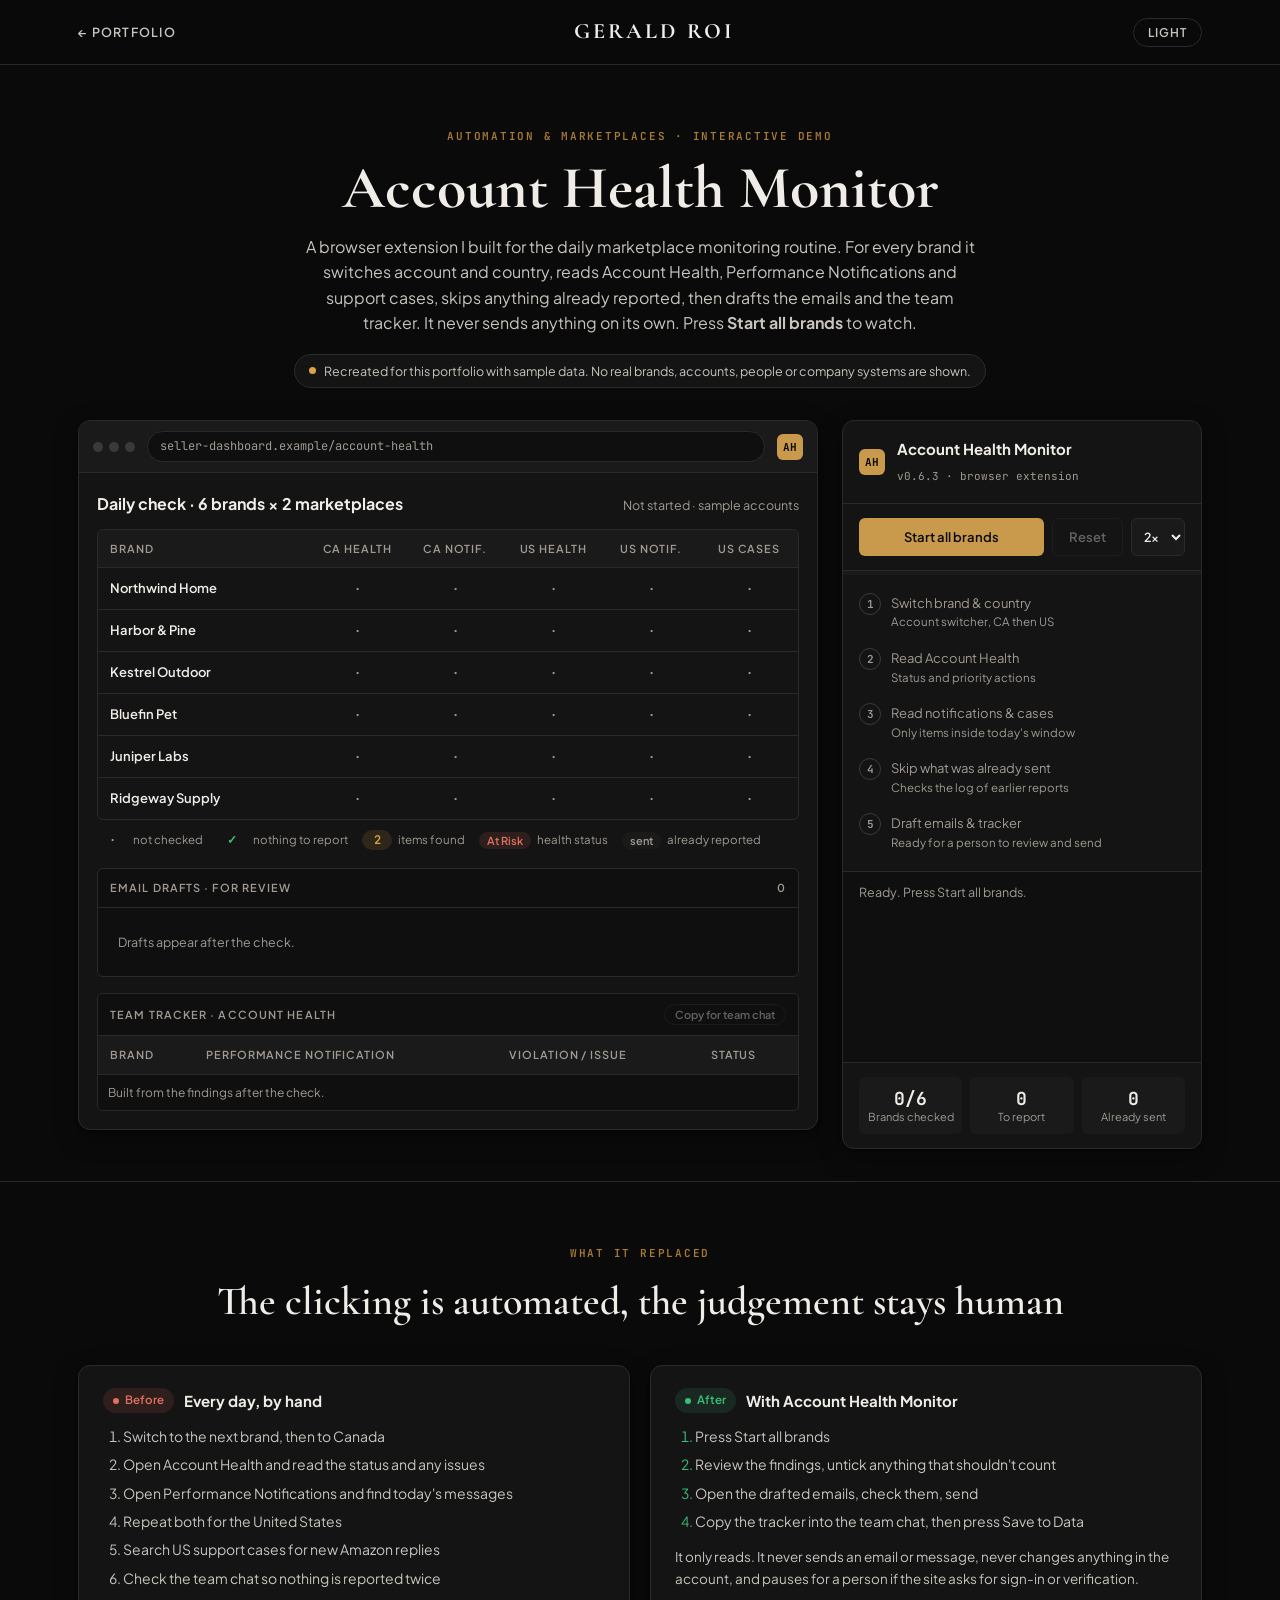
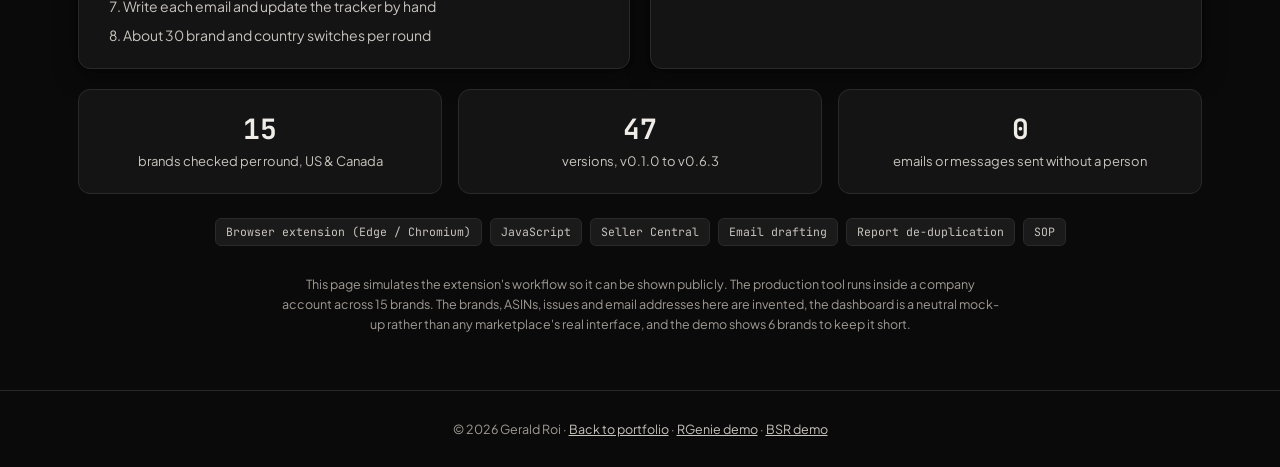
<file: account-health-demo/index.html>
<!DOCTYPE html>
<html lang="en">
<head>
  <meta charset="UTF-8">
  <meta name="viewport" content="width=device-width, initial-scale=1.0">
  <title>Account Health Monitor Demo | Gerald Roi</title>
  <meta name="description" content="Interactive demo of Account Health Monitor, a browser extension Gerald Roi built to run daily marketplace account health, notification and support case checks across many brands. Runs on sample data.">
  <meta name="theme-color" content="#0A0A0A">
  <meta property="og:type" content="website">
  <meta property="og:title" content="Account Health Monitor – Interactive Demo">
  <meta property="og:description" content="Watch a browser extension check 6 sample brands across two marketplaces, skip what was already reported, and draft the emails and team tracker. Sample data.">
  <meta property="og:url" content="https://dcxgerald.github.io/portfolio/account-health-demo/">
  <meta property="og:image" content="https://dcxgerald.github.io/portfolio/og-image.png">
  <meta name="twitter:card" content="summary_large_image">
  <link rel="icon" href="data:image/svg+xml,%3Csvg xmlns='http://www.w3.org/2000/svg' viewBox='0 0 64 64'%3E%3Crect width='64' height='64' rx='12' fill='%230A0A0A'/%3E%3Ctext x='32' y='42' text-anchor='middle' font-family='Georgia,serif' font-size='28' font-weight='700' fill='%23C99A4B'%3EGR%3C/text%3E%3C/svg%3E">
  <link rel="preconnect" href="https://fonts.googleapis.com">
  <link rel="preconnect" href="https://fonts.gstatic.com" crossorigin>
  <link href="https://fonts.googleapis.com/css2?family=Cormorant+Garamond:wght@600;700&family=JetBrains+Mono:wght@400;500;600&family=Plus+Jakarta+Sans:wght@400;500;600;700&display=swap" rel="stylesheet">
  <script>
    (function(){ try { document.documentElement.setAttribute('data-theme', localStorage.getItem('theme') || 'dark'); } catch(e){ document.documentElement.setAttribute('data-theme','dark'); } })();
  </script>
  <link rel="stylesheet" href="../demo-assets/demo.css">
  <style>
    /* Brand x check grid */
    .grid-table { min-width: 0; table-layout: fixed; }
    .grid-table th, .grid-table td { text-align: center; padding: 10px 6px; }
    .grid-table th:first-child, .grid-table td:first-child { text-align: left; padding-left: 12px; width: 30%; }
    .grid-table td:first-child { color: var(--ink-primary); font-weight: 600; }
    .cell { display: inline-flex; min-width: 30px; justify-content: center; align-items: center; padding: 2px 8px; border-radius: 999px; font: 600 12px var(--font-mono); color: var(--ink-muted); white-space: nowrap; }
    .cell.busy { color: var(--info); background: var(--info-bg); animation: pulse 1s ease-in-out infinite; }
    .cell.clean { color: var(--ok); }
    .cell.found { color: var(--warn); background: var(--warn-bg); }
    .cell.risk { color: var(--bad); background: var(--bad-bg); font-family: var(--font-sans); font-size: 11px; }
    .cell.sent { color: var(--ink-muted); background: var(--bg-subtle); font-family: var(--font-sans); font-size: 11px; }
    .legend { display: flex; flex-wrap: wrap; gap: 6px 14px; margin-top: 10px; font-size: 11.5px; color: var(--ink-muted); }
    .legend span { display: inline-flex; gap: 6px; align-items: center; }

    /* Output area */
    .outputs { display: grid; grid-template-columns: minmax(0, 1fr); gap: 16px; padding: 0 18px 18px; }
    .out { min-width: 0; border: 1px solid var(--border-subtle); border-radius: var(--radius-sm); background: var(--bg-inset); }
    .out h3 { font-size: 11px; letter-spacing: .1em; text-transform: uppercase; color: var(--ink-muted); font-weight: 600; padding: 10px 12px; border-bottom: 1px solid var(--border-subtle); display: flex; justify-content: space-between; gap: 8px; align-items: center; }
    .out .empty { padding: 16px 12px; font-size: 12.5px; color: var(--ink-muted); }
    .drafts { list-style: none; padding: 8px; display: grid; gap: 8px; }
    .draft { border: 1px solid var(--border-subtle); border-radius: var(--radius-sm); background: var(--bg-surface); padding: 10px 12px; font-size: 12.5px; }
    .draft .to { font-size: 11.5px; color: var(--ink-muted); }
    .draft .subj { font-family: var(--font-mono); font-size: 12px; color: var(--ink-primary); margin-top: 3px; word-break: break-word; }
    .tracker { width: 100%; border-collapse: collapse; font-size: 12px; min-width: 520px; }
    .tracker th { font-size: 11px; }
    .tracker td { padding: 8px 10px; font-size: 12px; vertical-align: top; }
    .tracker tr.orange td { color: #E08A3C; font-weight: 700; }
    .tracker tr.blue td { color: #5B9BD5; font-weight: 700; }
    :root[data-theme="light"] .tracker tr.orange td { color: #B85F12; }
    :root[data-theme="light"] .tracker tr.blue td { color: #1F5F99; }
    .tracker td.issue { font-family: var(--font-mono); font-size: 11px; white-space: pre-line; }
    .copy-btn { background: none; border: 1px solid var(--border-subtle); color: var(--ink-secondary); border-radius: 999px; padding: 3px 10px; font: 600 11px var(--font-sans); letter-spacing: 0; text-transform: none; cursor: pointer; }
    .copy-btn:hover:not(:disabled) { color: var(--ink-primary); border-color: var(--border-strong); }
    .copy-btn:disabled { opacity: .45; cursor: not-allowed; }
    .chip-sent { display: inline-block; margin-left: 6px; font: 600 11px var(--font-sans); color: var(--ink-muted); background: var(--bg-subtle); border-radius: 999px; padding: 1px 8px; }
    @media (max-width: 640px) { .outputs { padding: 0 12px 12px; } .grid-table th, .grid-table td { padding: 8px 3px; font-size: 11px; } .grid-table th { font-size: 10px; letter-spacing: .02em; } .cell { min-width: 0; padding: 2px 5px; } }
  </style>
</head>
<body>
  <header>
    <div class="container nav">
      <a class="back" href="../#works">&larr; Portfolio</a>
      <a class="brand" href="../">Gerald Roi</a>
      <button class="theme-btn" id="themeBtn" type="button" aria-label="Switch between dark and light mode"></button>
    </div>
  </header>

  <main>
    <section class="intro container">
      <span class="eyebrow">Automation &amp; Marketplaces · Interactive demo</span>
      <h1>Account Health Monitor</h1>
      <p class="lead">A browser extension I built for the daily marketplace monitoring routine. For every brand it switches account and country, reads Account Health, Performance Notifications and support cases, skips anything already reported, then drafts the emails and the team tracker. It never sends anything on its own. Press <strong>Start all brands</strong> to watch.</p>
      <span class="notice"><span class="dot"></span>Recreated for this portfolio with sample data. No real brands, accounts, people or company systems are shown.</span>
    </section>

    <section class="container demo" aria-label="Account Health Monitor demo">
      <div class="panel">
        <div class="chrome-bar">
          <div class="lights" aria-hidden="true"><span></span><span></span><span></span></div>
          <div class="url" id="url">seller-dashboard.example/account-health</div>
          <div class="ext-icon" id="extIcon" title="Account Health Monitor" aria-hidden="true">AH</div>
        </div>
        <div class="portal">
          <div class="portal-title">
            <h2>Daily check · 6 brands × 2 marketplaces</h2>
            <span id="portalCount">Not started · sample accounts</span>
          </div>
          <div class="table-wrap">
            <table class="grid-table" aria-label="Check results by brand">
              <thead><tr><th>Brand</th><th>CA health</th><th>CA notif.</th><th>US health</th><th>US notif.</th><th>US cases</th></tr></thead>
              <tbody id="grid"></tbody>
            </table>
          </div>
          <div class="legend" aria-hidden="true">
            <span><span class="cell">·</span>not checked</span>
            <span><span class="cell clean">✓</span>nothing to report</span>
            <span><span class="cell found">2</span>items found</span>
            <span><span class="cell risk">At Risk</span>health status</span>
            <span><span class="cell sent">sent</span>already reported</span>
          </div>
        </div>
        <div class="outputs">
          <div class="out">
            <h3><span>Email drafts · for review</span><span id="draftCount">0</span></h3>
            <ul class="drafts" id="drafts"><li class="empty">Drafts appear after the check.</li></ul>
          </div>
          <div class="out">
            <h3><span>Team tracker · Account Health</span><button class="copy-btn" id="copyBtn" type="button" disabled>Copy for team chat</button></h3>
            <div class="table-wrap" style="border:0;border-radius:0">
              <table class="tracker">
                <thead><tr><th>Brand</th><th>Performance notification</th><th>Violation / issue</th><th>Status</th></tr></thead>
                <tbody id="tracker"><tr><td colspan="4" class="empty" style="color:var(--ink-muted)">Built from the findings after the check.</td></tr></tbody>
              </table>
            </div>
          </div>
        </div>
      </div>

      <aside class="panel popup" aria-label="Account Health Monitor extension panel">
        <div class="popup-top">
          <div class="ext-icon" aria-hidden="true">AH</div>
          <div><strong>Account Health Monitor</strong><small>v0.6.3 · browser extension</small></div>
        </div>
        <div class="controls">
          <button class="btn btn-primary" id="runBtn" type="button">Start all brands</button>
          <button class="btn btn-ghost" id="resetBtn" type="button" disabled>Reset</button>
          <select id="speed" aria-label="Playback speed">
            <option value="1">1x</option>
            <option value="2" selected>2x</option>
            <option value="4">4x</option>
          </select>
        </div>
        <div class="progress" aria-hidden="true"><div id="bar"></div></div>
        <ol class="steps" id="steps">
          <li data-step="1"><span class="n">1</span><span>Switch brand &amp; country<small>Account switcher, CA then US</small></span></li>
          <li data-step="2"><span class="n">2</span><span>Read Account Health<small>Status and priority actions</small></span></li>
          <li data-step="3"><span class="n">3</span><span>Read notifications &amp; cases<small>Only items inside today's window</small></span></li>
          <li data-step="4"><span class="n">4</span><span>Skip what was already sent<small>Checks the log of earlier reports</small></span></li>
          <li data-step="5"><span class="n">5</span><span>Draft emails &amp; tracker<small>Ready for a person to review and send</small></span></li>
        </ol>
        <ol class="log" id="log" aria-live="polite"><li class="idle">Ready. Press Start all brands.</li></ol>
        <div class="summary">
          <div class="stat"><b id="sBrands">0/6</b><span>Brands checked</span></div>
          <div class="stat"><b id="sItems">0</b><span>To report</span></div>
          <div class="stat"><b id="sSkipped">0</b><span>Already sent</span></div>
        </div>
      </aside>
    </section>

    <section class="explain">
      <div class="container">
        <div class="section-head">
          <span class="eyebrow">What it replaced</span>
          <h2>The clicking is automated, the judgement stays human</h2>
        </div>
        <div class="compare">
          <div class="panel">
            <h3><span class="pill s-review">Before</span> Every day, by hand</h3>
            <ol>
              <li>Switch to the next brand, then to Canada</li>
              <li>Open Account Health and read the status and any issues</li>
              <li>Open Performance Notifications and find today's messages</li>
              <li>Repeat both for the United States</li>
              <li>Search US support cases for new Amazon replies</li>
              <li>Check the team chat so nothing is reported twice</li>
              <li>Write each email and update the tracker by hand</li>
              <li>About 30 brand and country switches per round</li>
            </ol>
          </div>
          <div class="panel after">
            <h3><span class="pill s-up">After</span> With Account Health Monitor</h3>
            <ol>
              <li>Press Start all brands</li>
              <li>Review the findings, untick anything that shouldn't count</li>
              <li>Open the drafted emails, check them, send</li>
              <li>Copy the tracker into the team chat, then press Save to Data</li>
            </ol>
            <p style="margin-top:14px;font-size:13.5px;color:var(--ink-secondary)">It only reads. It never sends an email or message, never changes anything in the account, and pauses for a person if the site asks for sign-in or verification.</p>
          </div>
        </div>
        <div class="facts">
          <div class="fact"><b>15</b><span>brands checked per round, US &amp; Canada</span></div>
          <div class="fact"><b>47</b><span>versions, v0.1.0 to v0.6.3</span></div>
          <div class="fact"><b>0</b><span>emails or messages sent without a person</span></div>
        </div>
        <div class="tags">
          <span>Browser extension (Edge / Chromium)</span><span>JavaScript</span><span>Seller Central</span><span>Email drafting</span><span>Report de-duplication</span><span>SOP</span>
        </div>
        <p class="disclaimer">This page simulates the extension's workflow so it can be shown publicly. The production tool runs inside a company account across 15 brands. The brands, ASINs, issues and email addresses here are invented, the dashboard is a neutral mock-up rather than any marketplace's real interface, and the demo shows 6 brands to keep it short.</p>
      </div>
    </section>
  </main>

  <footer>
    <div class="container">© 2026 Gerald Roi · <a href="../">Back to portfolio</a> · <a href="../rgenie-demo/">RGenie demo</a> · <a href="../bsr-demo/">BSR demo</a></div>
  </footer>

  <script>
    (function(){
      var root = document.documentElement, meta = document.querySelector('meta[name="theme-color"]');
      function setTheme(t){ root.setAttribute('data-theme', t); try { localStorage.setItem('theme', t); } catch(e){} if (meta) meta.setAttribute('content', t === 'light' ? '#F6F3EE' : '#0A0A0A'); }
      setTheme(root.getAttribute('data-theme') || 'dark');
      document.getElementById('themeBtn').addEventListener('click', function(){ setTheme(root.getAttribute('data-theme') === 'light' ? 'dark' : 'light'); });
    })();

    // ---- Sample data (invented) ----
    // Each brand: what the check finds in each column.
    // health: 'Healthy' or 'At Risk' (+ issue). notif / cases: list of items; sent:true = already reported earlier today.
    var BRANDS = [
      { name: 'Northwind Home',  ca: { health: 'Healthy', notif: [] }, us: { health: 'Healthy', notif: [] }, cases: [] },
      { name: 'Harbor & Pine',   ca: { health: 'Healthy', notif: [] },
        us: { health: 'At Risk', issue: { asin: 'B0SAMPLE1A', title: 'Product Safety and Compliance' },
              notif: [{ asin: 'B0SAMPLE2B', title: 'Listing removed: missing safety information' }] }, cases: [] },
      { name: 'Kestrel Outdoor', ca: { health: 'Healthy', notif: [{ asin: 'B0SAMPLE4D', title: 'Pricing error alert', sent: 'colleague, 6:00 AM' }] },
        us: { health: 'Healthy', notif: [] }, cases: [] },
      { name: 'Bluefin Pet',     ca: { health: 'Healthy', notif: [] }, us: { health: 'Healthy', notif: [] },
        cases: [{ asin: 'B0SAMPLE3C', title: 'ASIN : B0SAMPLE3C - Investigation', kind: 'New' }] },
      { name: 'Juniper Labs',    ca: { health: 'Healthy', notif: [] }, us: { health: 'Healthy', notif: [] }, cases: [] },
      { name: 'Ridgeway Supply', ca: { health: 'At Risk', issue: { asin: '', title: 'Canada identity verification' }, notif: [] },
        us: { health: 'Healthy', notif: [{ asin: 'B0SAMPLE5E', title: 'Inauthentic item complaint' }, { asin: 'B0SAMPLE6F', title: 'Restricted product policy' }] }, cases: [] }
    ];
    var COLS = ['caH', 'caN', 'usH', 'usN', 'cases'];

    var $ = function(id){ return document.getElementById(id); };
    var running = false, runId = 0, t0 = 0;
    var reduceMotion = window.matchMedia && window.matchMedia('(prefers-reduced-motion: reduce)').matches;
    function sleep(ms, id){ var sp = parseFloat($('speed').value) || 1; var d = reduceMotion ? 30 : ms / sp; return new Promise(function(res, rej){ setTimeout(function(){ id === runId ? res() : rej('cancelled'); }, d); }); }
    function el(tag, cls, text){ var e = document.createElement(tag); if (cls) e.className = cls; if (text != null) e.textContent = text; return e; }
    function slug(s){ return s.replace(/\W/g, '_'); }

    function renderGrid(){
      var tb = $('grid'); tb.innerHTML = '';
      BRANDS.forEach(function(b){
        var tr = el('tr'); tr.id = 'b-' + slug(b.name);
        tr.appendChild(el('td', null, b.name));
        COLS.forEach(function(c){ var td = el('td'); td.appendChild(el('span', 'cell', '·')); td.id = 'c-' + slug(b.name) + '-' + c; tr.appendChild(td); });
        tb.appendChild(tr);
      });
    }
    function setCell(b, c, cls, text){ var td = $('c-' + slug(b.name) + '-' + c); td.innerHTML = ''; td.appendChild(el('span', 'cell ' + (cls || ''), text)); }
    function log(text, kind){ var ul = $('log'); var idle = ul.querySelector('.idle'); if (idle) idle.remove(); var li = el('li'); li.appendChild(el('span', 't', ((performance.now() - t0) / 1000).toFixed(1) + 's')); li.appendChild(el('span', kind || null, text)); ul.appendChild(li); ul.scrollTop = ul.scrollHeight; }
    function setStep(n){ document.querySelectorAll('#steps li').forEach(function(li){ var s = +li.dataset.step; li.classList.toggle('ok', s < n); li.classList.toggle('now', s === n); if (s === n) li.setAttribute('aria-current', 'step'); else li.removeAttribute('aria-current'); }); }
    function highlight(b){ document.querySelectorAll('#grid tr').forEach(function(r){ r.classList.remove('active'); }); if (b) $('b-' + slug(b.name)).classList.add('active'); }

    function reset(){
      runId++; running = false;
      renderGrid();
      $('drafts').innerHTML = '<li class="empty">Drafts appear after the check.</li>'; $('draftCount').textContent = '0';
      $('tracker').innerHTML = '<tr><td colspan="4" style="color:var(--ink-muted)">Built from the findings after the check.</td></tr>';
      $('copyBtn').disabled = true; $('copyBtn').textContent = 'Copy for team chat';
      $('log').innerHTML = '<li class="idle">Ready. Press Start all brands.</li>';
      $('sBrands').textContent = '0/6'; $('sItems').textContent = '0'; $('sSkipped').textContent = '0';
      $('portalCount').textContent = 'Not started · sample accounts'; $('url').textContent = 'seller-dashboard.example/account-health';
      setStep(0); $('bar').style.width = '0';
      $('runBtn').disabled = false; $('runBtn').textContent = 'Start all brands'; $('resetBtn').disabled = true; $('extIcon').classList.remove('busy');
    }

    var counts;
    async function checkCountry(b, cc, id){
      var key = cc === 'CA' ? 'ca' : 'us', d = b[key], hCol = key + 'H', nCol = key + 'N';
      setStep(1); $('url').textContent = 'seller-dashboard.example/switch?account=' + encodeURIComponent(b.name) + '&mkt=' + cc;
      setCell(b, hCol, 'busy', '…'); await sleep(420, id);
      setStep(2); await sleep(380, id);
      if (d.health === 'Healthy') setCell(b, hCol, 'clean', '✓');
      else { setCell(b, hCol, 'risk', d.health); counts.items++; log(b.name + ' ' + cc + ': ' + d.health + ', ' + d.issue.title, 'warn'); }
      setStep(3); setCell(b, nCol, 'busy', '…'); await sleep(420, id);
      var fresh = d.notif.filter(function(n){ return !n.sent; }), old = d.notif.filter(function(n){ return n.sent; });
      if (old.length) { setStep(4); await sleep(300, id); old.forEach(function(n){ counts.skipped++; log(b.name + ' ' + cc + ': "' + n.title + '" already sent by ' + n.sent + ', skipped'); }); }
      if (fresh.length) { setCell(b, nCol, 'found', String(fresh.length)); counts.items += fresh.length; fresh.forEach(function(n){ log(b.name + ' ' + cc + ': ' + n.title + ' (' + n.asin + ')', 'info'); }); }
      else if (old.length) setCell(b, nCol, 'sent', 'sent');
      else setCell(b, nCol, 'clean', '✓');
    }

    async function run(){
      if (running) return;
      reset(); var id = runId; running = true; counts = { items: 0, skipped: 0, brands: 0 };
      $('runBtn').disabled = true; $('runBtn').textContent = 'Checking…'; $('resetBtn').disabled = false; $('extIcon').classList.add('busy');
      t0 = performance.now();
      try {
        log('Date window: today only. Checking 6 brands.', 'info');
        for (var i = 0; i < BRANDS.length; i++) {
          var b = BRANDS[i]; highlight(b); $('portalCount').textContent = 'Checking ' + b.name + ' (' + (i + 1) + '/6)';
          await checkCountry(b, 'CA', id);
          await checkCountry(b, 'US', id);
          setStep(3); setCell(b, 'cases', 'busy', '…'); $('url').textContent = 'seller-dashboard.example/support-cases?q=ASIN'; await sleep(420, id);
          if (b.cases.length) { setCell(b, 'cases', 'found', String(b.cases.length)); counts.items += b.cases.length; b.cases.forEach(function(c){ log(b.name + ': new Amazon reply on "' + c.title + '"', 'info'); }); }
          else setCell(b, 'cases', 'clean', '✓');
          counts.brands++; $('sBrands').textContent = counts.brands + '/6'; $('sItems').textContent = String(counts.items); $('sSkipped').textContent = String(counts.skipped);
          $('bar').style.width = ((i + 1) / BRANDS.length * 85) + '%';
        }
        highlight(null);
        setStep(5); log('Drafting emails and tracker …', 'info'); await sleep(600, id);
        buildDrafts(); await sleep(400, id); buildTracker();
        setStep(6); $('bar').style.width = '100%';
        $('portalCount').textContent = 'Done · ' + counts.items + ' to report · ' + counts.skipped + ' already sent';
        $('url').textContent = 'seller-dashboard.example/account-health';
        log('Done in ' + ((performance.now() - t0) / 1000).toFixed(1) + 's. Nothing was sent: drafts are waiting for review.', 'ok');
        $('runBtn').disabled = false; $('runBtn').textContent = 'Run again'; $('extIcon').classList.remove('busy'); running = false;
        $('copyBtn').disabled = false;
      } catch (e) { /* reset during run */ }
    }

    function subjectFor(b, cc, items){
      return items.map(function(it){ return b.name + ' ' + cc + ' - ' + (it.asin ? it.asin + ' (Product name...) - ' : '') + it.title; }).join(' & ');
    }
    function buildDrafts(){
      var list = [];
      BRANDS.forEach(function(b){
        ['ca', 'us'].forEach(function(k){
          var cc = k.toUpperCase(), d = b[k], items = [];
          if (d.issue) items.push(d.issue);
          d.notif.forEach(function(n){ if (!n.sent) items.push(n); });
          if (items.length) list.push({ to: 'brand-manager@' + b.name.toLowerCase().replace(/[^a-z0-9]+/g, '') + '.example', subj: subjectFor(b, cc, items) });
        });
        b.cases.forEach(function(c){ list.push({ to: 'support-team@example.com', subj: b.name + ' US - ' + c.title + ' (' + c.kind + ')' }); });
      });
      var ul = $('drafts'); ul.innerHTML = '';
      list.forEach(function(d){ var li = el('li', 'draft'); li.appendChild(el('div', 'to', 'To: ' + d.to)); li.appendChild(el('div', 'subj', d.subj)); ul.appendChild(li); });
      $('draftCount').textContent = String(list.length);
      log(list.length + ' email drafts ready for review.', 'ok');
    }
    var trackerRows = [];
    function buildTracker(){
      trackerRows = BRANDS.map(function(b){
        var lines = [], status = [], notifSent = false, hasNotif = false;
        ['ca', 'us'].forEach(function(k){
          var cc = k.toUpperCase(), d = b[k], parts = [];
          if (d.issue) parts.push(b.name + ' ' + cc + ' - ' + (d.issue.asin ? d.issue.asin + ' (Product name...) - ' : '') + d.issue.title);
          d.notif.forEach(function(n){ if (n.sent) notifSent = true; else { hasNotif = true; parts.push(b.name + ' ' + cc + ' - ' + n.asin + ' - ' + n.title); } });
          if (parts.length) lines.push(parts.join('\n'));
          if (d.health !== 'Healthy') status.push(cc + ' - ' + d.health);
        });
        var st = status.length ? status.join(', ') : 'Healthy';
        var pn = hasNotif || lines.length ? 'Brand has been informed' : 'No New Notification';
        var cls = status.length ? 'orange' : (lines.length ? 'blue' : '');
        return { brand: b.name, pn: pn, issue: lines.join('\n\n') || '—', status: st, cls: cls, sent: notifSent };
      });
      var tb = $('tracker'); tb.innerHTML = '';
      trackerRows.forEach(function(r){
        var tr = el('tr', r.cls);
        var td0 = el('td', null, r.brand); if (r.sent) td0.appendChild(el('span', 'chip-sent', 'earlier item already sent'));
        tr.appendChild(td0); tr.appendChild(el('td', null, r.pn)); tr.appendChild(el('td', 'issue', r.issue)); tr.appendChild(el('td', null, r.status));
        tb.appendChild(tr);
      });
      log('Tracker built: orange = health problem, blue = notification.', 'ok');
    }
    $('copyBtn').addEventListener('click', function(){
      var text = 'Good Morning, Team! Here are the notifications we received for this interval: (SAMPLE DATA)\n\nBRAND\tPerformance Notification\tViolation/Issue\tStatus\n' +
        trackerRows.map(function(r){ return [r.brand, r.pn, r.issue.replace(/\n+/g, ' | '), r.status].join('\t'); }).join('\n');
      var btn = this;
      function done(ok){ btn.textContent = ok ? 'Copied (sample)' : 'Copy not allowed here'; setTimeout(function(){ btn.textContent = 'Copy for team chat'; }, 1800); }
      try { navigator.clipboard.writeText(text).then(function(){ done(true); }, function(){ done(false); }); } catch (e) { done(false); }
    });

    $('runBtn').addEventListener('click', run);
    $('resetBtn').addEventListener('click', reset);
    reset();
  </script>
</body>
</html>
</file>
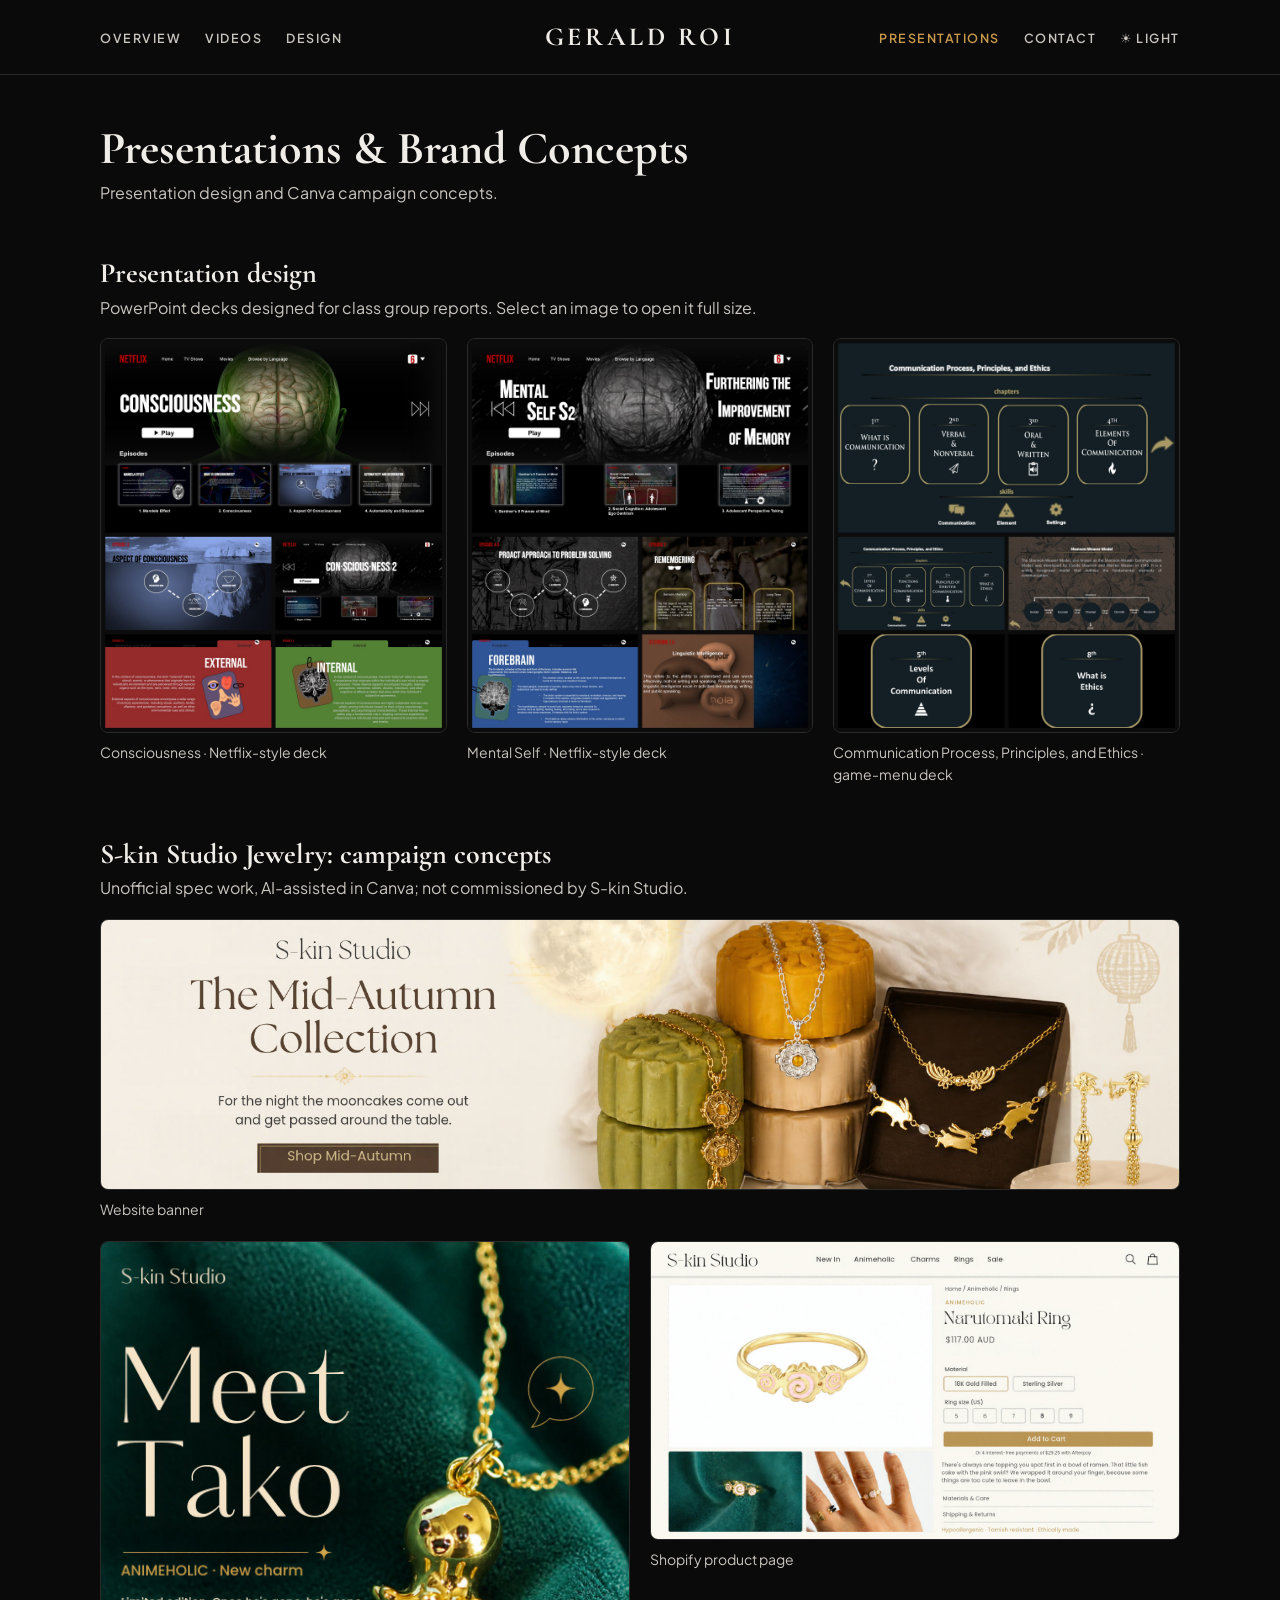
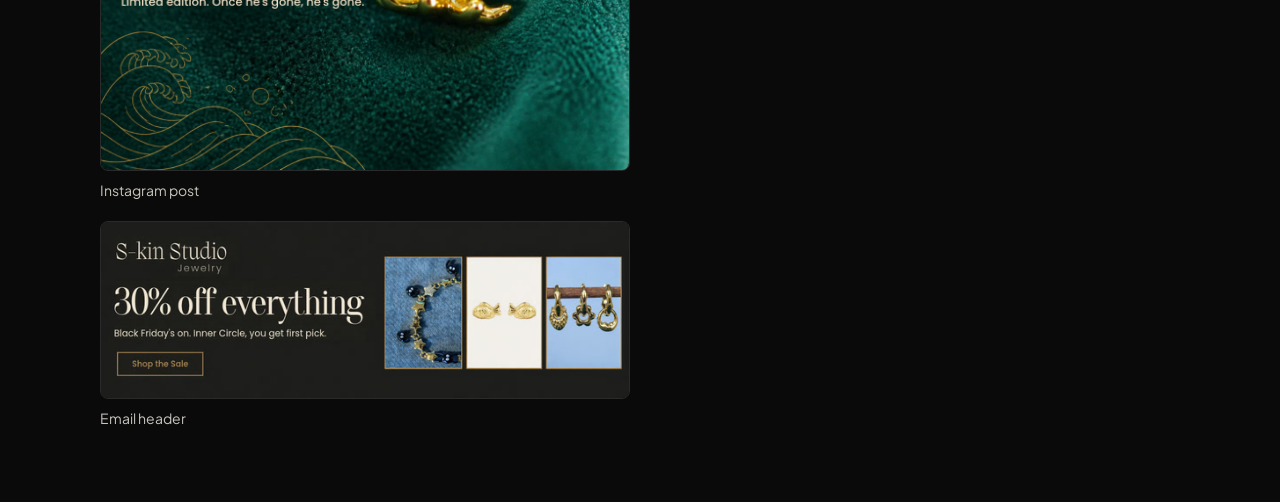
<file: artwork/index.html>
<!DOCTYPE html>
<html lang="en">
<head>
  <meta charset="UTF-8">
  <meta name="viewport" content="width=device-width, initial-scale=1.0">
  <title>Presentations &amp; Brand Concepts | Gerald Roi</title>
  <meta name="description" content="Presentation design and Canva campaign concepts.">
  <meta property="og:title" content="Presentations &amp; Brand Concepts | Gerald Roi">
  <meta property="og:description" content="Presentation design and Canva campaign concepts.">
  <meta property="og:url" content="https://dcxgerald.github.io/portfolio/artwork/">
  <meta property="og:image" content="https://dcxgerald.github.io/portfolio/og-image.png">
  <link rel="canonical" href="https://dcxgerald.github.io/portfolio/artwork/">
  <link rel="icon" href="data:image/svg+xml,%3Csvg xmlns='http://www.w3.org/2000/svg' viewBox='0 0 64 64'%3E%3Crect width='64' height='64' rx='12' fill='%230A0A0A'/%3E%3Ctext x='32' y='42' text-anchor='middle' font-family='Georgia,serif' font-size='28' font-weight='700' fill='%23C99A4B'%3EGR%3C/text%3E%3C/svg%3E">
  <link rel="preconnect" href="https://fonts.googleapis.com">
  <link rel="preconnect" href="https://fonts.gstatic.com" crossorigin>
  <link href="https://fonts.googleapis.com/css2?family=Cormorant+Garamond:ital,wght@0,400;0,600;0,700;1,400;1,600&family=JetBrains+Mono:wght@400;500;600&family=Plus+Jakarta+Sans:wght@300;400;500;600;700&display=swap" rel="stylesheet">
  <style>
    :root { --bg:#0A0A0A; --line:#2A2A2A; --ink:#F0EDE8; --soft:#C8C4BE; --accent:#C99A4B; color-scheme:dark; }
    :root[data-theme="light"] { --bg:#F6F3EE; --line:#DDD7CD; --ink:#1A1A1A; --soft:#4A4642; --accent:#7A5518; color-scheme:light; }
    * { box-sizing:border-box; }
    body { margin:0; background:var(--bg); color:var(--soft); font:16px/1.6 'Plus Jakarta Sans',system-ui,sans-serif; }
    .wrap { max-width:1120px; margin:0 auto; padding:0 20px 72px; }
    a { color:var(--soft); text-decoration:none; } a:hover { color:var(--accent); }
    a:focus-visible { outline:2px solid var(--accent); outline-offset:3px; }
    h1 { margin:48px 0 6px; font:700 46px/1.1 'Cormorant Garamond',Georgia,serif; color:var(--ink); }
    h2 { margin:52px 0 4px; font:700 28px/1.2 'Cormorant Garamond',Georgia,serif; color:var(--ink); }
    p { margin:0 0 18px; max-width:65ch; }
    .grid { display:grid; gap:20px; align-items:start; }
    .g3 { grid-template-columns:repeat(3,minmax(0,1fr)); max-width:820px; } .g4 { grid-template-columns:repeat(4,minmax(0,1fr)); }
    .g2 { grid-template-columns:repeat(2,minmax(0,1fr)); } .full { grid-column:1/-1; }
    figure { margin:0; } figcaption { margin-top:8px; font-size:14px; }
    img, video { display:block; width:100%; height:auto; border:1px solid var(--line); border-radius:8px; background:#000; }
    video { aspect-ratio:9/16; }
    ul { margin:0; padding:0; list-style:none; } li { padding:10px 0; border-bottom:1px solid var(--line); }
    @media (max-width:640px) { .g3,.g2 { grid-template-columns:1fr; } .g4 { grid-template-columns:1fr 1fr; gap:12px; } h1 { font-size:36px; } }
    header { position:sticky; top:0; z-index:10; background:var(--bg); border-bottom:1px solid var(--line); }
    .nav-inner { max-width:1140px; margin:0 auto; padding:0 28px; height:74px; display:flex; align-items:center; justify-content:space-between; }
    .nav-links { display:flex; gap:20px; width:33%; margin:0; padding:0; list-style:none; } .nav-links.right { justify-content:flex-end; }
    .nav-links li { padding:0; border:0; }
    .nav-links a, .nav-theme { font:600 12.5px/1.6 'Plus Jakarta Sans',system-ui,sans-serif; letter-spacing:.12em; text-transform:uppercase; color:var(--soft); white-space:nowrap; }
    .nav-links a { padding:10px 2px; } .nav-links a:hover, .nav-theme:hover { color:var(--ink); } .nav-links a[aria-current] { color:var(--accent); }
    .nav-theme { background:none; border:0; padding:0 2px; cursor:pointer; } .nav-theme:focus-visible { outline:2px solid var(--accent); outline-offset:2px; }
    .nav-theme::before { content:"☀ Light"; } :root[data-theme="light"] .nav-theme::before { content:"☾ Dark"; }
    .brand-mark { width:34%; text-align:center; font:700 26px/1.6 'Cormorant Garamond',Georgia,serif; letter-spacing:.14em; text-transform:uppercase; color:var(--ink); }
    @media (max-width:1100px) { .nav-wide { display:none; } }
    @media (max-width:900px) { .nav-inner { flex-wrap:wrap; justify-content:center; height:auto; padding:10px 20px 4px; column-gap:6px; } .brand-mark { width:100%; order:-1; font-size:22px; } .nav-links { display:contents; } .nav-links a, .nav-theme { display:inline-block; font-size:11.5px; letter-spacing:.08em; padding:10px 7px; } }
    @media (max-width:420px) { .nav-inner { position:relative; column-gap:0; } .nav-links a { font-size:11px; letter-spacing:.04em; } .nav-links li:has(.nav-theme) { position:absolute; right:14px; top:4px; } .nav-theme { min-width:40px; min-height:40px; padding:8px; } .nav-theme::before { content:"☀"; font-size:15px; letter-spacing:0; } :root[data-theme="light"] .nav-theme::before { content:"☾"; } }
  </style>
  <script>try{document.documentElement.setAttribute('data-theme',localStorage.getItem('theme')||'dark')}catch(e){}</script>
</head>
<body>
  <header>
    <nav class="nav-inner">
      <ul class="nav-links left">
        <li class="nav-wide"><a href="../creative/">Overview</a></li>
        <li><a href="../video-editing/">Videos</a></li>
        <li><a href="../graphic-design/">Design</a></li>
      </ul>
      <a class="brand-mark" href="../creative/">Gerald Roi</a>
      <ul class="nav-links right">
        <li><a href="../artwork/" aria-current="page">Presentations</a></li>
        <li><a href="../creative/#contact">Contact</a></li>
        <li><button type="button" class="nav-theme" id="theme" aria-label="Switch between dark and light mode"></button></li>
      </ul>
    </nav>
  </header>
  <div class="wrap">
    <main>
      <h1>Presentations &amp; Brand Concepts</h1>
      <p>Presentation design and Canva campaign concepts.</p>
      <h2>Presentation design</h2>
      <p>PowerPoint decks designed for class group reports. Select an image to open it full size.</p>
      <div class="grid g3" style="max-width:none">
        <figure><a href="../images/artwork/consciousness-poster.jpg" target="_blank" rel="noopener"><img src="../images/artwork/consciousness-poster.jpg" width="1640" height="1868" loading="lazy" alt="Consciousness · Netflix-style deck"></a><figcaption>Consciousness · Netflix-style deck</figcaption></figure>
        <figure><a href="../images/artwork/mental-self-poster.jpg" target="_blank" rel="noopener"><img src="../images/artwork/mental-self-poster.jpg" width="1640" height="1868" loading="lazy" alt="Mental Self · Netflix-style deck"></a><figcaption>Mental Self · Netflix-style deck</figcaption></figure>
        <figure><a href="../images/artwork/communication-poster.jpg" target="_blank" rel="noopener"><img src="../images/artwork/communication-poster.jpg" width="1640" height="1868" loading="lazy" alt="Communication Process, Principles, and Ethics · game-menu deck"></a><figcaption>Communication Process, Principles, and Ethics · game-menu deck</figcaption></figure>
      </div>
      <h2>S-kin Studio Jewelry: campaign concepts</h2>
      <p>Unofficial spec work, AI-assisted in Canva; not commissioned by S-kin Studio.</p>
      <div class="grid g2">
        <figure class="full"><a href="../images/s-kin/banner.jpg" target="_blank" rel="noopener"><img src="../images/s-kin/banner.jpg" width="1584" height="396" loading="lazy" alt="Website banner"></a><figcaption>Website banner</figcaption></figure>
        <figure><a href="../images/s-kin/instagram.jpg" target="_blank" rel="noopener"><img src="../images/s-kin/instagram.jpg" width="1080" height="1080" loading="lazy" alt="Instagram post"></a><figcaption>Instagram post</figcaption></figure>
        <figure><a href="../images/s-kin/product-page.jpg" target="_blank" rel="noopener"><img src="../images/s-kin/product-page.jpg" width="1366" height="768" loading="lazy" alt="Shopify product page"></a><figcaption>Shopify product page</figcaption></figure>
        <figure><a href="../images/s-kin/email.jpg" target="_blank" rel="noopener"><img src="../images/s-kin/email.jpg" width="600" height="200" loading="lazy" alt="Email header"></a><figcaption>Email header</figcaption></figure>
      </div>
    </main>
  </div>
  <script>
    (function(){
      var r=document.documentElement, b=document.getElementById('theme');
      b.addEventListener('click',function(){ var t=r.getAttribute('data-theme')==='light'?'dark':'light'; r.setAttribute('data-theme',t); try{localStorage.setItem('theme',t)}catch(e){} });
    })();
  </script>
</body>
</html>
</file>
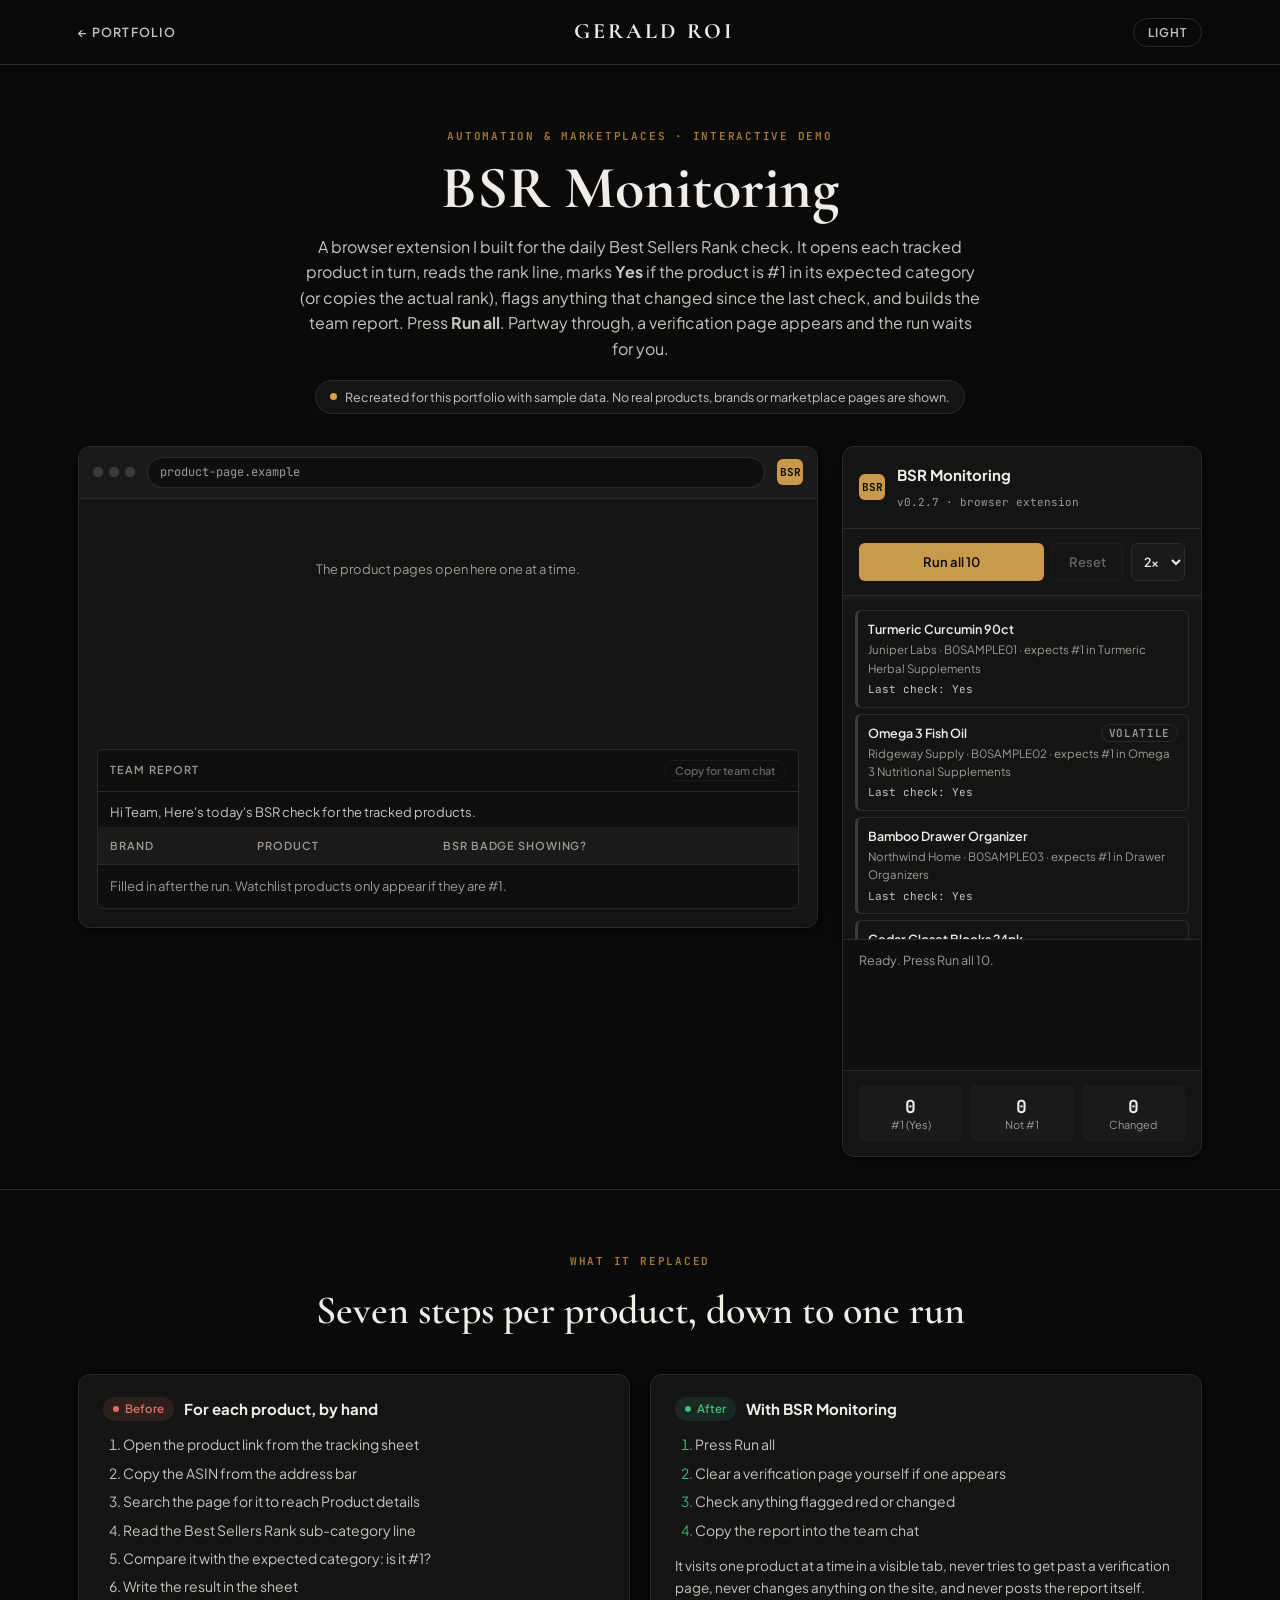
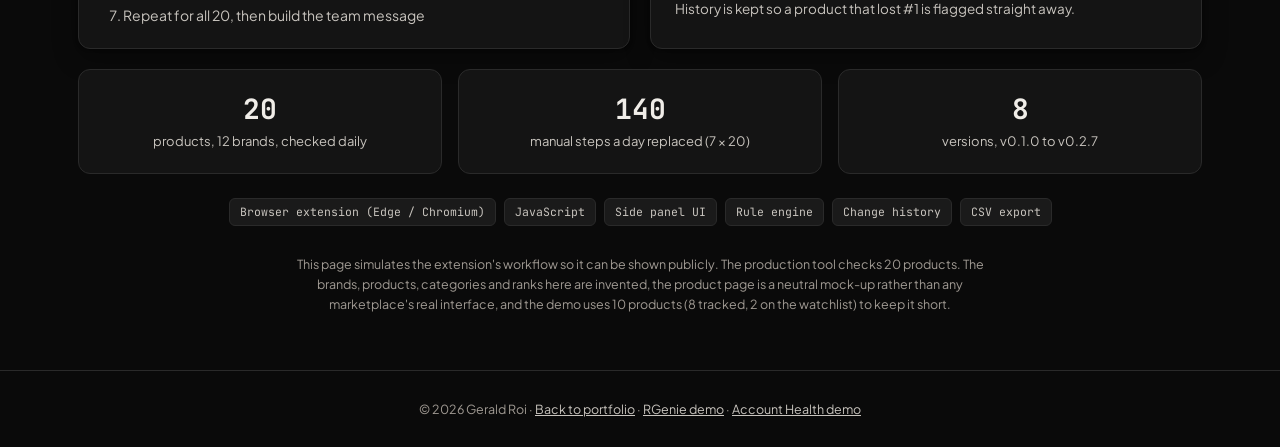
<file: bsr-demo/index.html>
<!DOCTYPE html>
<html lang="en">
<head>
  <meta charset="UTF-8">
  <meta name="viewport" content="width=device-width, initial-scale=1.0">
  <title>BSR Monitoring Demo | Gerald Roi</title>
  <meta name="description" content="Interactive demo of BSR Monitoring, a browser extension Gerald Roi built to check whether tracked products still hold #1 in their Best Sellers Rank category. Runs on sample data.">
  <meta name="theme-color" content="#0A0A0A">
  <meta property="og:type" content="website">
  <meta property="og:title" content="BSR Monitoring – Interactive Demo">
  <meta property="og:description" content="Watch a browser extension read each product's Best Sellers Rank, flag changes since the last check, pause for a person on verification pages, and build the team report. Sample data.">
  <meta property="og:url" content="https://dcxgerald.github.io/portfolio/bsr-demo/">
  <meta property="og:image" content="https://dcxgerald.github.io/portfolio/og-image.png">
  <meta name="twitter:card" content="summary_large_image">
  <link rel="icon" href="data:image/svg+xml,%3Csvg xmlns='http://www.w3.org/2000/svg' viewBox='0 0 64 64'%3E%3Crect width='64' height='64' rx='12' fill='%230A0A0A'/%3E%3Ctext x='32' y='42' text-anchor='middle' font-family='Georgia,serif' font-size='28' font-weight='700' fill='%23C99A4B'%3EGR%3C/text%3E%3C/svg%3E">
  <link rel="preconnect" href="https://fonts.googleapis.com">
  <link rel="preconnect" href="https://fonts.gstatic.com" crossorigin>
  <link href="https://fonts.googleapis.com/css2?family=Cormorant+Garamond:wght@600;700&family=JetBrains+Mono:wght@400;500;600&family=Plus+Jakarta+Sans:wght@400;500;600;700&display=swap" rel="stylesheet">
  <script>
    (function(){ try { document.documentElement.setAttribute('data-theme', localStorage.getItem('theme') || 'dark'); } catch(e){ document.documentElement.setAttribute('data-theme','dark'); } })();
  </script>
  <link rel="stylesheet" href="../demo-assets/demo.css">
  <style>
    /* Mock product page */
    .page { padding: 20px; min-height: 250px; }
    .page .crumb { font-size: 11.5px; color: var(--ink-muted); margin-bottom: 6px; }
    .page h2 { font-size: 18px; font-weight: 700; margin-bottom: 4px; }
    .page .brand-line { font-size: 13px; color: var(--accent-navy); margin-bottom: 16px; }
    .details { border: 1px solid var(--border-subtle); border-radius: var(--radius-sm); overflow: hidden; }
    .details div { display: grid; grid-template-columns: 150px 1fr; gap: 12px; padding: 9px 12px; font-size: 13px; border-bottom: 1px solid var(--border-subtle); }
    .details div:last-child { border-bottom: 0; }
    .details dt, .details .k { color: var(--ink-muted); }
    .rank-lines span { display: block; }
    .rank-lines .hl { margin-top: 2px; padding: 2px 6px; border-radius: 4px; transition: background-color .3s ease, outline-color .3s ease; outline: 2px solid transparent; }
    .rank-lines .hl.reading { background: var(--info-bg); outline-color: var(--info); }
    .page-empty { color: var(--ink-muted); font-size: 13px; padding: 40px 0; text-align: center; }

    .verify { text-align: center; padding: 34px 16px; }
    .verify h2 { font-size: 18px; margin-bottom: 6px; }
    .verify p { color: var(--ink-secondary); font-size: 13.5px; max-width: 420px; margin: 0 auto 16px; }
    .verify .btn { flex: none; }

    /* Product cards in the panel */
    .cards { list-style: none; padding: 10px 12px; display: grid; gap: 6px; max-height: 340px; overflow-y: auto; border-bottom: 1px solid var(--border-subtle); }
    .pcard { border: 1px solid var(--border-subtle); border-left: 3px solid var(--border-strong); border-radius: var(--radius-sm); padding: 8px 10px; font-size: 12.5px; background: var(--bg-surface); transition: border-color .3s ease, background-color .3s ease; }
    .pcard .top { display: flex; justify-content: space-between; gap: 8px; align-items: center; }
    .pcard .name { font-weight: 600; color: var(--ink-primary); }
    .pcard .meta { font-size: 11.5px; color: var(--ink-muted); margin-top: 2px; }
    .pcard .line { font-family: var(--font-mono); font-size: 11px; color: var(--ink-secondary); margin-top: 3px; }
    .pcard.now { border-left-color: var(--info); background: var(--info-bg); }
    .pcard.yes { border-left-color: var(--ok); }
    .pcard.no { border-left-color: var(--warn); }
    .pcard.changed { border-left-color: var(--bad); background: var(--bad-bg); }
    .pcard .flag { font-size: 11px; font-weight: 600; color: var(--bad); margin-top: 3px; }
    .tagc { font: 600 11px var(--font-mono); letter-spacing: .06em; text-transform: uppercase; color: var(--ink-muted); border: 1px solid var(--border-subtle); border-radius: 999px; padding: 1px 7px; }
    .pause-bar { display: none; padding: 10px 16px; background: var(--warn-bg); color: var(--warn); font-size: 12.5px; font-weight: 600; border-bottom: 1px solid var(--border-subtle); gap: 8px; align-items: center; justify-content: space-between; flex-wrap: wrap; }
    .pause-bar.on { display: flex; }
    .pause-bar .btn { padding: 6px 12px; font-size: 12px; flex: none; }

    /* Report */
    .report { padding: 0 18px 18px; }
    .report .out { border: 1px solid var(--border-subtle); border-radius: var(--radius-sm); background: var(--bg-inset); }
    .report h3 { font-size: 11px; letter-spacing: .1em; text-transform: uppercase; color: var(--ink-muted); font-weight: 600; padding: 10px 12px; border-bottom: 1px solid var(--border-subtle); display: flex; justify-content: space-between; gap: 8px; align-items: center; }
    .report .msg { padding: 10px 12px 4px; font-size: 13px; color: var(--ink-secondary); }
    .report table { min-width: 0; }
    .copy-btn { background: none; border: 1px solid var(--border-subtle); color: var(--ink-secondary); border-radius: 999px; padding: 3px 10px; font: 600 11px var(--font-sans); letter-spacing: 0; text-transform: none; cursor: pointer; }
    .copy-btn:hover:not(:disabled) { color: var(--ink-primary); border-color: var(--border-strong); }
    .copy-btn:disabled { opacity: .45; cursor: not-allowed; }
    @media (max-width: 640px) { .page { padding: 14px; } .details div { grid-template-columns: 1fr; gap: 2px; } .report { padding: 0 12px 12px; } }
  </style>
</head>
<body>
  <header>
    <div class="container nav">
      <a class="back" href="../#works">&larr; Portfolio</a>
      <a class="brand" href="../">Gerald Roi</a>
      <button class="theme-btn" id="themeBtn" type="button" aria-label="Switch between dark and light mode"></button>
    </div>
  </header>

  <main>
    <section class="intro container">
      <span class="eyebrow">Automation &amp; Marketplaces · Interactive demo</span>
      <h1>BSR Monitoring</h1>
      <p class="lead">A browser extension I built for the daily Best Sellers Rank check. It opens each tracked product in turn, reads the rank line, marks <strong>Yes</strong> if the product is #1 in its expected category (or copies the actual rank), flags anything that changed since the last check, and builds the team report. Press <strong>Run all</strong>. Partway through, a verification page appears and the run waits for you.</p>
      <span class="notice"><span class="dot"></span>Recreated for this portfolio with sample data. No real products, brands or marketplace pages are shown.</span>
    </section>

    <section class="container demo" aria-label="BSR Monitoring demo">
      <div class="panel">
        <div class="chrome-bar">
          <div class="lights" aria-hidden="true"><span></span><span></span><span></span></div>
          <div class="url" id="url">product-page.example</div>
          <div class="ext-icon" id="extIcon" title="BSR Monitoring" aria-hidden="true">BSR</div>
        </div>
        <div class="page" id="page"><div class="page-empty">The product pages open here one at a time.</div></div>
        <div class="report">
          <div class="out">
            <h3><span>Team report</span><button class="copy-btn" id="copyBtn" type="button" disabled>Copy for team chat</button></h3>
            <p class="msg">Hi Team, Here's today's BSR check for the tracked products.</p>
            <div class="table-wrap" style="border:0;border-radius:0">
              <table>
                <thead><tr><th>Brand</th><th>Product</th><th>BSR badge showing?</th></tr></thead>
                <tbody id="report"><tr><td colspan="3" style="color:var(--ink-muted)">Filled in after the run. Watchlist products only appear if they are #1.</td></tr></tbody>
              </table>
            </div>
          </div>
        </div>
      </div>

      <aside class="panel popup" aria-label="BSR Monitoring side panel">
        <div class="popup-top">
          <div class="ext-icon" aria-hidden="true">BSR</div>
          <div><strong>BSR Monitoring</strong><small>v0.2.7 · browser extension</small></div>
        </div>
        <div class="controls">
          <button class="btn btn-primary" id="runBtn" type="button">Run all 10</button>
          <button class="btn btn-ghost" id="resetBtn" type="button" disabled>Reset</button>
          <select id="speed" aria-label="Playback speed">
            <option value="1">1x</option>
            <option value="2" selected>2x</option>
            <option value="4">4x</option>
          </select>
        </div>
        <div class="progress" aria-hidden="true"><div id="bar"></div></div>
        <div class="pause-bar" id="pauseBar" role="alert">
          <span id="pauseText">Paused: verification page</span>
          <span style="display:flex;gap:6px"><button class="btn btn-primary" id="resumeBtn" type="button">I cleared it, resume</button><button class="btn btn-ghost" id="skipBtn" type="button">Skip</button></span>
        </div>
        <ul class="cards" id="cards"></ul>
        <ol class="log" id="log" aria-live="polite" style="height:130px"><li class="idle">Ready. Press Run all 10.</li></ol>
        <div class="summary">
          <div class="stat"><b id="sYes">0</b><span>#1 (Yes)</span></div>
          <div class="stat"><b id="sNo">0</b><span>Not #1</span></div>
          <div class="stat"><b id="sChg">0</b><span>Changed</span></div>
        </div>
      </aside>
    </section>

    <section class="explain">
      <div class="container">
        <div class="section-head">
          <span class="eyebrow">What it replaced</span>
          <h2>Seven steps per product, down to one run</h2>
        </div>
        <div class="compare">
          <div class="panel">
            <h3><span class="pill s-review">Before</span> For each product, by hand</h3>
            <ol>
              <li>Open the product link from the tracking sheet</li>
              <li>Copy the ASIN from the address bar</li>
              <li>Search the page for it to reach Product details</li>
              <li>Read the Best Sellers Rank sub-category line</li>
              <li>Compare it with the expected category: is it #1?</li>
              <li>Write the result in the sheet</li>
              <li>Repeat for all 20, then build the team message</li>
            </ol>
          </div>
          <div class="panel after">
            <h3><span class="pill s-up">After</span> With BSR Monitoring</h3>
            <ol>
              <li>Press Run all</li>
              <li>Clear a verification page yourself if one appears</li>
              <li>Check anything flagged red or changed</li>
              <li>Copy the report into the team chat</li>
            </ol>
            <p style="margin-top:14px;font-size:13.5px;color:var(--ink-secondary)">It visits one product at a time in a visible tab, never tries to get past a verification page, never changes anything on the site, and never posts the report itself. History is kept so a product that lost #1 is flagged straight away.</p>
          </div>
        </div>
        <div class="facts">
          <div class="fact"><b>20</b><span>products, 12 brands, checked daily</span></div>
          <div class="fact"><b>140</b><span>manual steps a day replaced (7 × 20)</span></div>
          <div class="fact"><b>8</b><span>versions, v0.1.0 to v0.2.7</span></div>
        </div>
        <div class="tags">
          <span>Browser extension (Edge / Chromium)</span><span>JavaScript</span><span>Side panel UI</span><span>Rule engine</span><span>Change history</span><span>CSV export</span>
        </div>
        <p class="disclaimer">This page simulates the extension's workflow so it can be shown publicly. The production tool checks 20 products. The brands, products, categories and ranks here are invented, the product page is a neutral mock-up rather than any marketplace's real interface, and the demo uses 10 products (8 tracked, 2 on the watchlist) to keep it short.</p>
      </div>
    </section>
  </main>

  <footer>
    <div class="container">© 2026 Gerald Roi · <a href="../">Back to portfolio</a> · <a href="../rgenie-demo/">RGenie demo</a> · <a href="../account-health-demo/">Account Health demo</a></div>
  </footer>

  <script>
    (function(){
      var root = document.documentElement, meta = document.querySelector('meta[name="theme-color"]');
      function setTheme(t){ root.setAttribute('data-theme', t); try { localStorage.setItem('theme', t); } catch(e){} if (meta) meta.setAttribute('content', t === 'light' ? '#F6F3EE' : '#0A0A0A'); }
      setTheme(root.getAttribute('data-theme') || 'dark');
      document.getElementById('themeBtn').addEventListener('click', function(){ setTheme(root.getAttribute('data-theme') === 'light' ? 'dark' : 'light'); });
    })();

    // ---- Sample data (invented) ----
    // rank: the sub-category rank found on the page. last: yesterday's result. watch: only reported if #1.
    var PRODUCTS = [
      { brand: 'Juniper Labs',    name: 'Turmeric Curcumin 90ct',   asin: 'B0SAMPLE01', cat: 'Turmeric Herbal Supplements',     main: '#709 in Health & Household',   rank: 1, last: 'Yes' },
      { brand: 'Ridgeway Supply', name: 'Omega 3 Fish Oil',         asin: 'B0SAMPLE02', cat: 'Omega 3 Nutritional Supplements', main: '#212 in Health & Household',   rank: 1, last: 'Yes', volatile: true, verify: true },
      { brand: 'Northwind Home',  name: 'Bamboo Drawer Organizer',  asin: 'B0SAMPLE03', cat: 'Drawer Organizers',               main: '#1,433 in Home & Kitchen',     rank: 1, last: 'Yes' },
      { brand: 'Harbor & Pine',   name: 'Cedar Closet Blocks 24pk', asin: 'B0SAMPLE04', cat: 'Cedar Blocks',                    main: '#2,018 in Home & Kitchen',     rank: 1, last: 'Yes' },
      { brand: 'Kestrel Outdoor', name: 'Trail Headlamp 400',       asin: 'B0SAMPLE05', cat: 'Headlamps',                       main: '#3,560 in Sports & Outdoors',  rank: 3, last: 'Yes' },
      { brand: 'Bluefin Pet',     name: 'Salmon Oil for Dogs',      asin: 'B0SAMPLE06', cat: 'Dog Fish Oil Supplements',        main: '#98 in Pet Supplies',          rank: 1, last: 'Yes' },
      { brand: 'Juniper Labs',    name: 'Milk Thistle 120ct',       asin: 'B0SAMPLE07', cat: 'Milk Thistle Herbal Supplements', main: '#1,876 in Health & Household', rank: 4, last: 'No - #4 in Milk Thistle Herbal Supplements' },
      { brand: 'Ridgeway Supply', name: 'Magnesium Glycinate',      asin: 'B0SAMPLE08', cat: 'Magnesium Mineral Supplements',   main: '#655 in Health & Household',   rank: 1, last: 'No - #2 in Magnesium Mineral Supplements' },
      { brand: 'Kestrel Outdoor', name: 'Insulated Camp Mug',       asin: 'B0SAMPLE09', cat: 'Camping Mugs',                    main: '#4,210 in Sports & Outdoors',  rank: 1, last: 'No - #2 in Camping Mugs', watch: true },
      { brand: 'Bluefin Pet',     name: 'Cat Dental Treats',        asin: 'B0SAMPLE10', cat: 'Cat Dental Treats',               main: '#1,102 in Pet Supplies',       rank: 2, last: 'No - #2 in Cat Dental Treats', watch: true }
    ];

    var $ = function(id){ return document.getElementById(id); };
    var running = false, runId = 0, t0 = 0, results = [], resumeFn = null;
    var reduceMotion = window.matchMedia && window.matchMedia('(prefers-reduced-motion: reduce)').matches;
    function sleep(ms, id){ var sp = parseFloat($('speed').value) || 1; var d = reduceMotion ? 30 : ms / sp; return new Promise(function(res, rej){ setTimeout(function(){ id === runId ? res() : rej('cancelled'); }, d); }); }
    function el(tag, cls, text){ var e = document.createElement(tag); if (cls) e.className = cls; if (text != null) e.textContent = text; return e; }
    function log(text, kind){ var ul = $('log'); var idle = ul.querySelector('.idle'); if (idle) idle.remove(); var li = el('li'); li.appendChild(el('span', 't', ((performance.now() - t0) / 1000).toFixed(1) + 's')); li.appendChild(el('span', kind || null, text)); ul.appendChild(li); ul.scrollTop = ul.scrollHeight; }
    function verdict(p){ return p.rank === 1 ? 'Yes' : 'No - #' + p.rank + ' in ' + p.cat; }

    function renderCards(){
      var ul = $('cards'); ul.innerHTML = '';
      PRODUCTS.forEach(function(p, i){
        var li = el('li', 'pcard'); li.id = 'p' + i;
        var top = el('div', 'top'); top.appendChild(el('span', 'name', p.name));
        if (p.watch) top.appendChild(el('span', 'tagc', 'watchlist')); else if (p.volatile) top.appendChild(el('span', 'tagc', 'volatile'));
        li.appendChild(top);
        li.appendChild(el('div', 'meta', p.brand + ' · ' + p.asin + ' · expects #1 in ' + p.cat));
        li.appendChild(el('div', 'line', 'Last check: ' + p.last));
        ul.appendChild(li);
      });
    }
    function showPage(p){
      $('url').textContent = 'product-page.example/dp/' + p.asin;
      var pg = $('page'); pg.innerHTML = '';
      pg.appendChild(el('div', 'crumb', p.main.replace(/^#[\d,]+ in /, '') + ' › ' + p.cat));
      pg.appendChild(el('h2', null, p.name));
      pg.appendChild(el('div', 'brand-line', 'Brand: ' + p.brand));
      var d = el('div', 'details');
      function row(k, v){ var r = el('div'); r.appendChild(el('span', 'k', k)); if (typeof v === 'string') r.appendChild(el('span', null, v)); else r.appendChild(v); d.appendChild(r); }
      row('ASIN', p.asin);
      var rl = el('span', 'rank-lines'); rl.appendChild(el('span', null, p.main)); var hl = el('span', 'hl', '#' + p.rank + ' in ' + p.cat); hl.id = 'hl'; rl.appendChild(hl);
      row('Best Sellers Rank', rl);
      row('Date first available', 'March 3, 2024');
      pg.appendChild(d);
    }
    function showVerify(){
      $('url').textContent = 'product-page.example/verify';
      var pg = $('page'); pg.innerHTML = '';
      var v = el('div', 'verify');
      v.appendChild(el('h2', null, 'Verification required'));
      v.appendChild(el('p', null, 'The site wants to confirm a person is browsing. The extension will not click through this. In the real tool you complete it yourself in this tab; here, press the button in the panel.'));
      pg.appendChild(v);
    }

    function reset(){
      runId++; running = false; results = []; resumeFn = null;
      renderCards();
      $('page').innerHTML = '<div class="page-empty">The product pages open here one at a time.</div>'; $('url').textContent = 'product-page.example';
      $('report').innerHTML = '<tr><td colspan="3" style="color:var(--ink-muted)">Filled in after the run. Watchlist products only appear if they are #1.</td></tr>';
      $('copyBtn').disabled = true; $('copyBtn').textContent = 'Copy for team chat';
      $('log').innerHTML = '<li class="idle">Ready. Press Run all 10.</li>';
      $('sYes').textContent = '0'; $('sNo').textContent = '0'; $('sChg').textContent = '0';
      $('pauseBar').classList.remove('on'); $('bar').style.width = '0';
      $('runBtn').disabled = false; $('runBtn').textContent = 'Run all 10'; $('resetBtn').disabled = true; $('extIcon').classList.remove('busy');
    }

    function waitForHuman(id){
      return new Promise(function(res, rej){
        resumeFn = function(action){ resumeFn = null; $('pauseBar').classList.remove('on'); id === runId ? res(action) : rej('cancelled'); };
      });
    }

    async function run(){
      if (running) return;
      reset(); var id = runId; running = true;
      var yes = 0, no = 0, chg = 0;
      $('runBtn').disabled = true; $('runBtn').textContent = 'Running…'; $('resetBtn').disabled = false; $('extIcon').classList.add('busy');
      t0 = performance.now();
      try {
        for (var i = 0; i < PRODUCTS.length; i++) {
          var p = PRODUCTS[i], card = $('p' + i);
          card.className = 'pcard now';
          var list = $('cards'); list.scrollTop = Math.max(0, card.offsetTop - list.offsetTop - 60);
          if (p.verify) {
            showVerify(); log('Verification page on ' + p.name + '. Paused, waiting for a person.', 'warn');
            $('pauseText').textContent = 'Paused at #' + (i + 1) + ': verification page'; $('pauseBar').classList.add('on'); $('extIcon').classList.remove('busy');
            var action = await waitForHuman(id);
            $('extIcon').classList.add('busy');
            if (action === 'skip') {
              card.className = 'pcard changed'; card.appendChild(el('div', 'flag', 'Skipped: check by hand'));
              results.push({ p: p, v: 'Not yet checked', skipped: true }); log(p.name + ' skipped, marked for a manual check.', 'warn');
              $('bar').style.width = ((i + 1) / PRODUCTS.length * 100) + '%'; continue;
            }
            log('Cleared. Re-checking the same product.', 'info');
          }
          showPage(p); await sleep(550, id);
          var hl = $('hl'); if (hl) hl.classList.add('reading'); await sleep(500, id);
          var v = verdict(p), changed = (v === 'Yes') !== (p.last === 'Yes');
          var lineEl = card.querySelector('.line'); lineEl.textContent = 'Today: ' + v + '   ·   last: ' + p.last;
          if (v === 'Yes') yes++; else no++;
          card.className = 'pcard ' + (changed ? 'changed' : (v === 'Yes' ? 'yes' : 'no'));
          if (changed) {
            chg++;
            card.appendChild(el('div', 'flag', v === 'Yes' ? 'Gained #1 since last check' : 'Lost #1 since last check'));
            log(p.name + ': ' + v + ' (changed since last check)', 'warn');
          } else log(p.name + ': ' + v + (p.volatile ? ' (volatile product, no change)' : ''), v === 'Yes' ? 'ok' : null);
          results.push({ p: p, v: v });
          $('sYes').textContent = String(yes); $('sNo').textContent = String(no); $('sChg').textContent = String(chg);
          $('bar').style.width = ((i + 1) / PRODUCTS.length * 100) + '%';
          await sleep(250, id);
        }
        buildReport();
        $('page').innerHTML = '<div class="page-empty">Run finished. The tab closes and the report is ready.</div>'; $('url').textContent = 'product-page.example';
        log('Done in ' + ((performance.now() - t0) / 1000).toFixed(1) + 's. Report ready, nothing posted.', 'ok');
        $('runBtn').disabled = false; $('runBtn').textContent = 'Run again'; $('extIcon').classList.remove('busy'); running = false; $('copyBtn').disabled = false;
      } catch (e) { /* reset during run */ }
    }

    var reportRows = [];
    function buildReport(){
      reportRows = results.filter(function(r){ return !r.p.watch || r.v === 'Yes'; });
      var left = results.filter(function(r){ return r.p.watch && r.v !== 'Yes'; });
      var tb = $('report'); tb.innerHTML = '';
      reportRows.forEach(function(r){
        var tr = el('tr'); tr.appendChild(el('td', null, r.p.brand)); tr.appendChild(el('td', null, r.p.name));
        var td = el('td'); if (r.skipped) { td.appendChild(el('span', 'pill s-review', r.v)); } else td.textContent = r.v; tr.appendChild(td);
        tb.appendChild(tr);
      });
      left.forEach(function(r){ log(r.p.name + ' is on the watchlist and not #1, so it is left out of the report.'); });
    }
    $('copyBtn').addEventListener('click', function(){
      var text = "Hi Team, Here's today's BSR check for the tracked products. (SAMPLE DATA)\n\nBrand\tProduct\tBSR Badge Showing?\n" + reportRows.map(function(r){ return [r.p.brand, r.p.name, r.v].join('\t'); }).join('\n');
      var btn = this;
      function done(ok){ btn.textContent = ok ? 'Copied (sample)' : 'Copy not allowed here'; setTimeout(function(){ btn.textContent = 'Copy for team chat'; }, 1800); }
      try { navigator.clipboard.writeText(text).then(function(){ done(true); }, function(){ done(false); }); } catch (e) { done(false); }
    });

    $('resumeBtn').addEventListener('click', function(){ if (resumeFn) resumeFn('resume'); });
    $('skipBtn').addEventListener('click', function(){ if (resumeFn) resumeFn('skip'); });
    $('runBtn').addEventListener('click', run);
    $('resetBtn').addEventListener('click', reset);
    reset();
  </script>
</body>
</html>
</file>
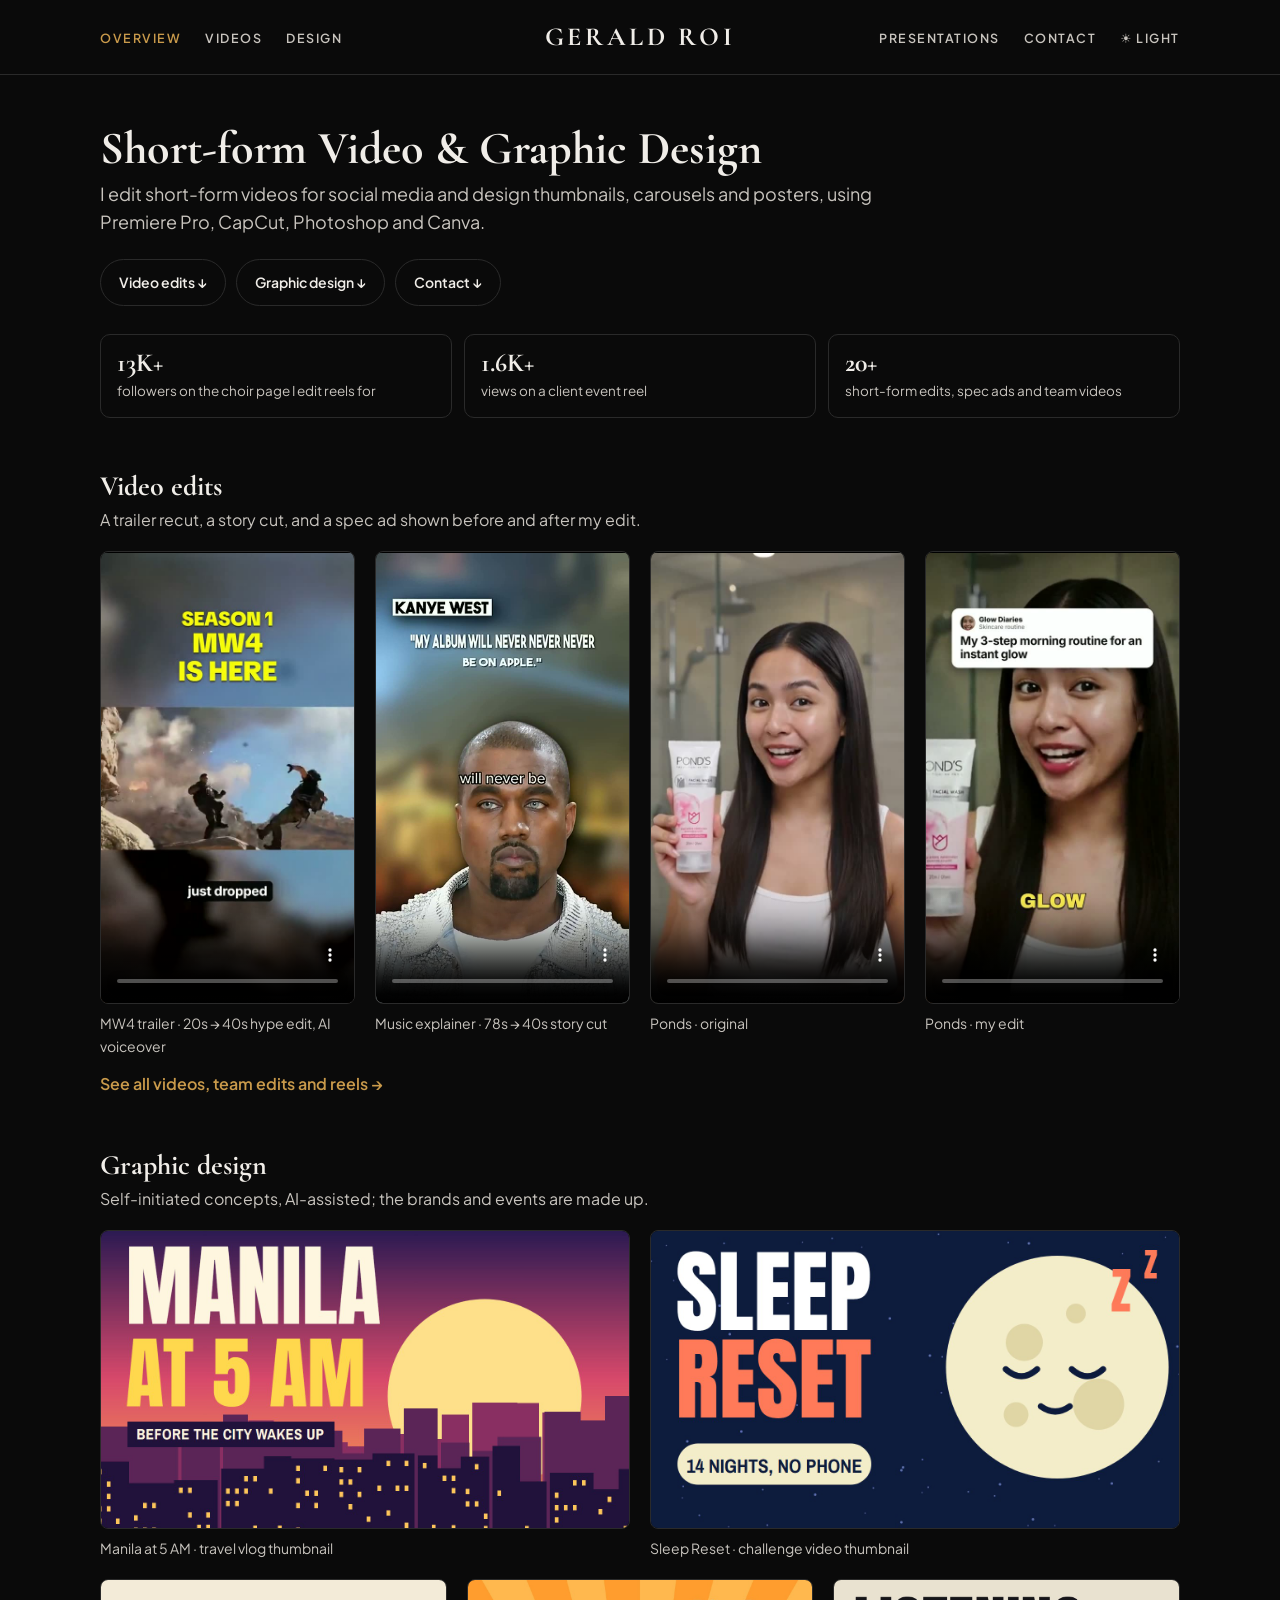
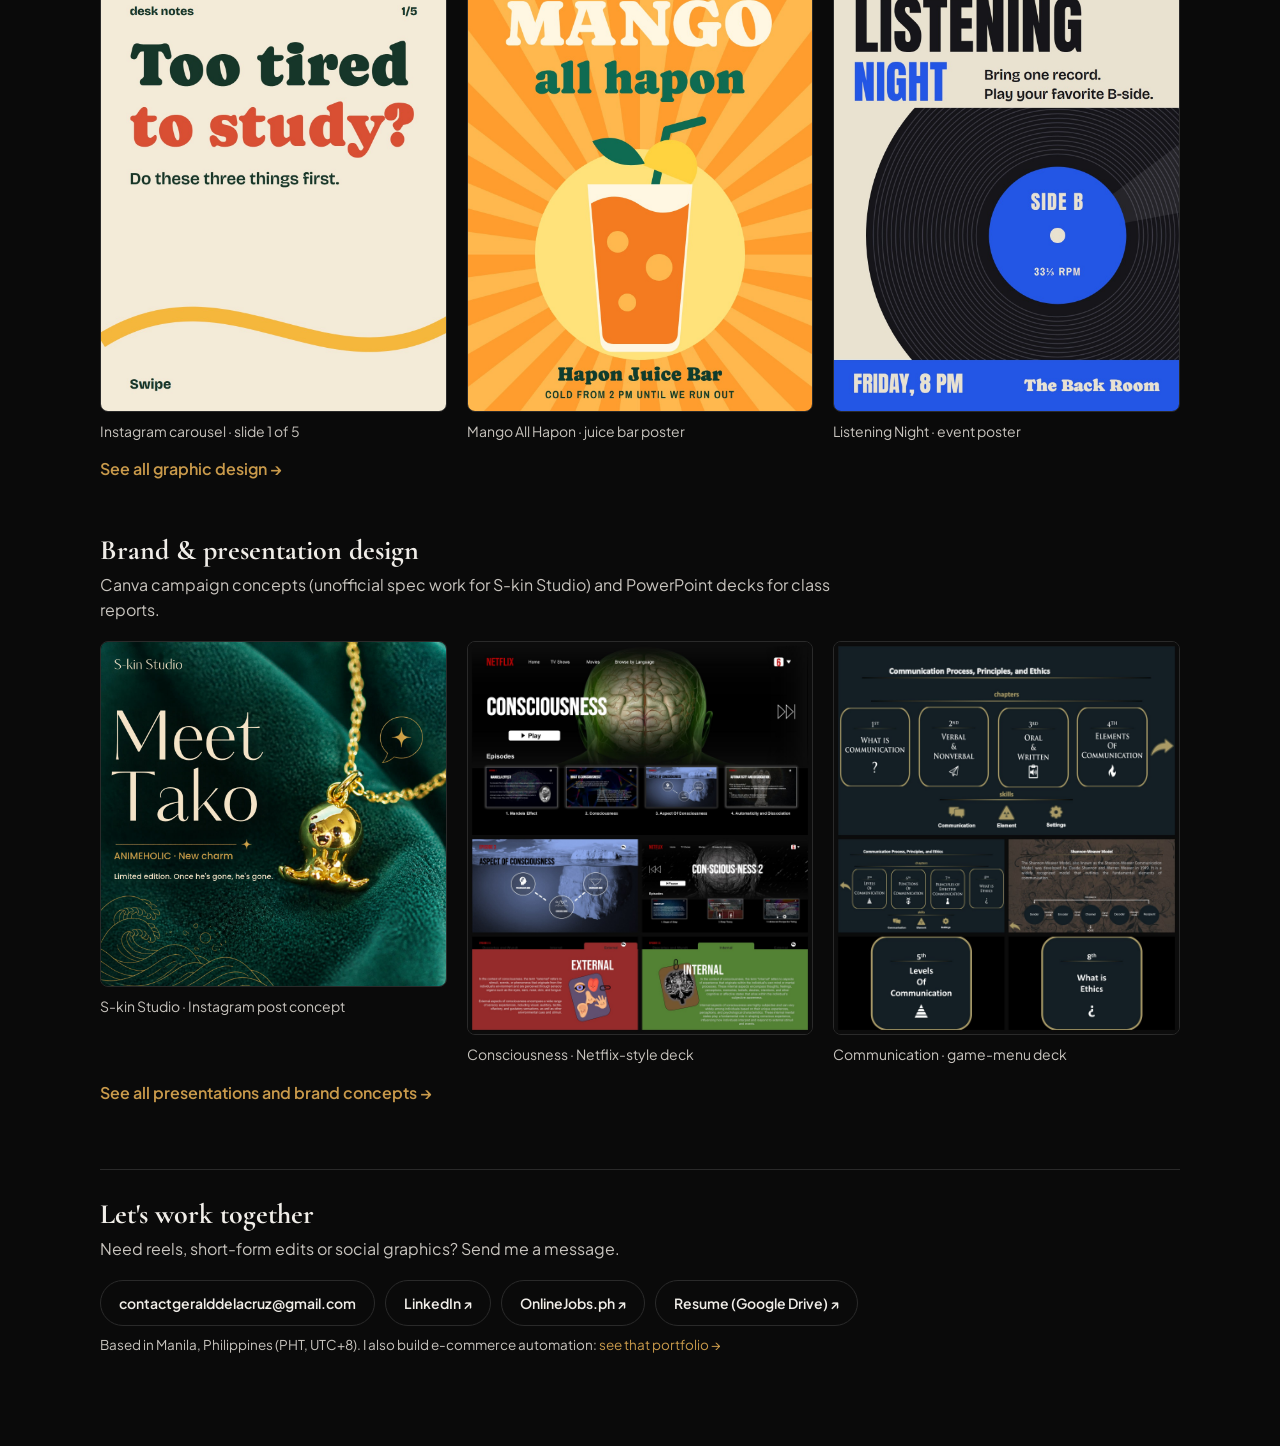
<file: creative/index.html>
<!DOCTYPE html>
<html lang="en">
<head>
  <meta charset="UTF-8">
  <meta name="viewport" content="width=device-width, initial-scale=1.0">
  <title>Video &amp; Design | Gerald Roi</title>
  <meta name="description" content="Short-form video editing and graphic design by Gerald Roi: reels, TikTok edits, spec ads, thumbnails, carousels and posters.">
  <meta property="og:title" content="Video &amp; Design | Gerald Roi">
  <meta property="og:description" content="Short-form video editing and graphic design by Gerald Roi: reels, TikTok edits, spec ads, thumbnails, carousels and posters.">
  <meta property="og:url" content="https://dcxgerald.github.io/portfolio/creative/">
  <meta property="og:image" content="https://dcxgerald.github.io/portfolio/og-image.png">
  <link rel="canonical" href="https://dcxgerald.github.io/portfolio/creative/">
  <link rel="icon" href="data:image/svg+xml,%3Csvg xmlns='http://www.w3.org/2000/svg' viewBox='0 0 64 64'%3E%3Crect width='64' height='64' rx='12' fill='%230A0A0A'/%3E%3Ctext x='32' y='42' text-anchor='middle' font-family='Georgia,serif' font-size='28' font-weight='700' fill='%23C99A4B'%3EGR%3C/text%3E%3C/svg%3E">
  <link rel="preconnect" href="https://fonts.googleapis.com">
  <link rel="preconnect" href="https://fonts.gstatic.com" crossorigin>
  <link href="https://fonts.googleapis.com/css2?family=Cormorant+Garamond:ital,wght@0,400;0,600;0,700;1,400;1,600&family=JetBrains+Mono:wght@400;500;600&family=Plus+Jakarta+Sans:wght@300;400;500;600;700&display=swap" rel="stylesheet">
  <style>
    :root { --bg:#0A0A0A; --line:#2A2A2A; --ink:#F0EDE8; --soft:#C8C4BE; --accent:#C99A4B; color-scheme:dark; }
    :root[data-theme="light"] { --bg:#F6F3EE; --line:#DDD7CD; --ink:#1A1A1A; --soft:#4A4642; --accent:#7A5518; color-scheme:light; }
    * { box-sizing:border-box; }
    body { margin:0; background:var(--bg); color:var(--soft); font:16px/1.6 'Plus Jakarta Sans',system-ui,sans-serif; }
    .wrap { max-width:1120px; margin:0 auto; padding:0 20px 72px; }
    a { color:var(--soft); text-decoration:none; } a:hover { color:var(--accent); }
    a:focus-visible { outline:2px solid var(--accent); outline-offset:3px; }
    h1 { margin:48px 0 6px; font:700 46px/1.1 'Cormorant Garamond',Georgia,serif; color:var(--ink); }
    h2 { margin:52px 0 4px; font:700 28px/1.2 'Cormorant Garamond',Georgia,serif; color:var(--ink); }
    p { margin:0 0 18px; max-width:65ch; }
    .grid { display:grid; gap:20px; align-items:start; }
    .g3 { grid-template-columns:repeat(3,minmax(0,1fr)); max-width:820px; } .g4 { grid-template-columns:repeat(4,minmax(0,1fr)); }
    .g2 { grid-template-columns:repeat(2,minmax(0,1fr)); } .full { grid-column:1/-1; }
    figure { margin:0; } figcaption { margin-top:8px; font-size:14px; }
    img, video { display:block; width:100%; height:auto; border:1px solid var(--line); border-radius:8px; background:#000; }
    video { aspect-ratio:9/16; }
    ul { margin:0; padding:0; list-style:none; } li { padding:10px 0; border-bottom:1px solid var(--line); }
    @media (max-width:640px) { .g3,.g2 { grid-template-columns:1fr; } .g4 { grid-template-columns:1fr 1fr; gap:12px; } h1 { font-size:36px; } }
    .g5 { grid-template-columns:repeat(5,minmax(0,1fr)); gap:12px; }
    @media (max-width:640px) { .g5 { display:flex; overflow-x:auto; scroll-snap-type:x mandatory; } .g5 figure { flex:0 0 72%; scroll-snap-align:start; } }
    header { position:sticky; top:0; z-index:10; background:var(--bg); border-bottom:1px solid var(--line); }
    .nav-inner { max-width:1140px; margin:0 auto; padding:0 28px; height:74px; display:flex; align-items:center; justify-content:space-between; }
    .nav-links { display:flex; gap:20px; width:33%; margin:0; padding:0; list-style:none; } .nav-links.right { justify-content:flex-end; }
    .nav-links li { padding:0; border:0; }
    .nav-links a, .nav-theme { font:600 12.5px/1.6 'Plus Jakarta Sans',system-ui,sans-serif; letter-spacing:.12em; text-transform:uppercase; color:var(--soft); white-space:nowrap; }
    .nav-links a { padding:10px 2px; } .nav-links a:hover, .nav-theme:hover { color:var(--ink); } .nav-links a[aria-current] { color:var(--accent); }
    .nav-theme { background:none; border:0; padding:0 2px; cursor:pointer; } .nav-theme:focus-visible { outline:2px solid var(--accent); outline-offset:2px; }
    .nav-theme::before { content:"☀ Light"; } :root[data-theme="light"] .nav-theme::before { content:"☾ Dark"; }
    .brand-mark { width:34%; text-align:center; font:700 26px/1.6 'Cormorant Garamond',Georgia,serif; letter-spacing:.14em; text-transform:uppercase; color:var(--ink); }
    @media (max-width:1100px) { .nav-wide { display:none; } }
    @media (max-width:900px) { .nav-inner { flex-wrap:wrap; justify-content:center; height:auto; padding:10px 20px 4px; column-gap:6px; } .brand-mark { width:100%; order:-1; font-size:22px; } .nav-links { display:contents; } .nav-links a, .nav-theme { display:inline-block; font-size:11.5px; letter-spacing:.08em; padding:10px 7px; } }
    @media (max-width:420px) { .nav-inner { position:relative; column-gap:0; } .nav-links a { font-size:11px; letter-spacing:.04em; } .nav-links li:has(.nav-theme) { position:absolute; right:14px; top:4px; } .nav-theme { min-width:40px; min-height:40px; padding:8px; } .nav-theme::before { content:"☀"; font-size:15px; letter-spacing:0; } :root[data-theme="light"] .nav-theme::before { content:"☾"; } }
    .lead { font-size:18px; max-width:60ch; }
    .chips { display:flex; flex-wrap:wrap; gap:10px; margin:22px 0 8px; }
    .chip { display:inline-block; padding:11px 18px; border:1px solid var(--line); border-radius:999px; color:var(--ink); font-weight:600; font-size:14px; }
    .chip:hover { border-color:var(--accent); color:var(--accent); }
    .proof { display:grid; grid-template-columns:repeat(3,minmax(0,1fr)); gap:12px; margin:28px 0 0; padding:0; }
    .proof li { border:1px solid var(--line); border-radius:10px; padding:14px 16px; }
    .proof strong { display:block; font:700 26px/1.1 'Cormorant Garamond',Georgia,serif; color:var(--ink); }
    .proof span { font-size:13.5px; }
    .more { display:inline-block; margin-top:14px; color:var(--accent); font-weight:600; }
    .contact { margin-top:64px; padding-top:28px; border-top:1px solid var(--line); }
    .contact .chips { margin-top:12px; }
    .small { font-size:13.5px; }
    @media (max-width:640px) { .proof { grid-template-columns:1fr; } }
  </style>
  <script>try{document.documentElement.setAttribute('data-theme',localStorage.getItem('theme')||'dark')}catch(e){}</script>
</head>
<body>
  <header>
    <nav class="nav-inner">
      <ul class="nav-links left">
        <li class="nav-wide"><a href="../creative/" aria-current="page">Overview</a></li>
        <li><a href="../video-editing/">Videos</a></li>
        <li><a href="../graphic-design/">Design</a></li>
      </ul>
      <a class="brand-mark" href="../creative/">Gerald Roi</a>
      <ul class="nav-links right">
        <li><a href="../artwork/">Presentations</a></li>
        <li><a href="../creative/#contact">Contact</a></li>
        <li><button type="button" class="nav-theme" id="theme" aria-label="Switch between dark and light mode"></button></li>
      </ul>
    </nav>
  </header>
  <div class="wrap">
    <main>
      <h1>Short-form Video &amp; Graphic Design</h1>
      <p class="lead">I edit short-form videos for social media and design thumbnails, carousels and posters, using Premiere Pro, CapCut, Photoshop and Canva.</p>
      <div class="chips">
        <a class="chip" href="#video">Video edits ↓</a>
        <a class="chip" href="#design">Graphic design ↓</a>
        <a class="chip" href="#contact">Contact ↓</a>
      </div>
      <ul class="proof">
        <li><strong>13K+</strong><span>followers on the choir page I edit reels for</span></li>
        <li><strong>1.6K+</strong><span>views on a client event reel</span></li>
        <li><strong>20+</strong><span>short-form edits, spec ads and team videos</span></li>
      </ul>

      <h2 id="video">Video edits</h2>
      <p>A trailer recut, a story cut, and a spec ad shown before and after my edit.</p>
      <div class="grid g4">
        <figure><video controls preload="none" playsinline poster="../videos/posters/mw4-edit.jpg" aria-label="MW4 trailer · 20s → 40s hype edit, AI voiceover"><source src="../videos/mw4-edit.mp4" type="video/mp4"></video><figcaption>MW4 trailer · 20s → 40s hype edit, AI voiceover</figcaption></figure>
        <figure><video controls preload="none" playsinline poster="../videos/posters/albums-edit.jpg" aria-label="Music explainer · 78s → 40s story cut"><source src="../videos/albums-edit.mp4" type="video/mp4"></video><figcaption>Music explainer · 78s → 40s story cut</figcaption></figure>
        <figure><video controls preload="none" playsinline poster="../videos/posters/ponds-before.jpg" aria-label="Ponds · original"><source src="../videos/comparison-before.mp4" type="video/mp4"></video><figcaption>Ponds · original</figcaption></figure>
        <figure><video controls preload="none" playsinline poster="../videos/posters/ponds-after.jpg" aria-label="Ponds · my edit"><source src="../videos/comparison-after.mp4" type="video/mp4"></video><figcaption>Ponds · my edit</figcaption></figure>
      </div>
      <a class="more" href="../video-editing/">See all videos, team edits and reels →</a>

      <h2 id="design">Graphic design</h2>
      <p>Self-initiated concepts, AI-assisted; the brands and events are made up.</p>
      <div class="grid g2">
        <figure><a href="../images/graphic-design/thumbnail-manila-5am.jpg" target="_blank" rel="noopener"><img src="../images/graphic-design/thumbnail-manila-5am.jpg" width="1280" height="720" loading="lazy" alt="Manila at 5 AM · travel vlog thumbnail"></a><figcaption>Manila at 5 AM · travel vlog thumbnail</figcaption></figure>
        <figure><a href="../images/graphic-design/thumbnail-sleep-reset.jpg" target="_blank" rel="noopener"><img src="../images/graphic-design/thumbnail-sleep-reset.jpg" width="1280" height="720" loading="lazy" alt="Sleep Reset · challenge video thumbnail"></a><figcaption>Sleep Reset · challenge video thumbnail</figcaption></figure>
      </div>
      <div class="grid g3" style="max-width:none;margin-top:20px">
        <figure><a href="../images/graphic-design/carousel-study-1.jpg" target="_blank" rel="noopener"><img src="../images/graphic-design/carousel-study-1.jpg" width="1080" height="1350" loading="lazy" alt="Instagram carousel · slide 1 of 5"></a><figcaption>Instagram carousel · slide 1 of 5</figcaption></figure>
        <figure><a href="../images/graphic-design/poster-mango-hapon.jpg" target="_blank" rel="noopener"><img src="../images/graphic-design/poster-mango-hapon.jpg" width="1080" height="1350" loading="lazy" alt="Mango All Hapon · juice bar poster"></a><figcaption>Mango All Hapon · juice bar poster</figcaption></figure>
        <figure><a href="../images/graphic-design/poster-listening-night.jpg" target="_blank" rel="noopener"><img src="../images/graphic-design/poster-listening-night.jpg" width="1080" height="1350" loading="lazy" alt="Listening Night · event poster"></a><figcaption>Listening Night · event poster</figcaption></figure>
      </div>
      <a class="more" href="../graphic-design/">See all graphic design →</a>

      <h2 id="presentations">Brand &amp; presentation design</h2>
      <p>Canva campaign concepts (unofficial spec work for S-kin Studio) and PowerPoint decks for class reports.</p>
      <div class="grid g3" style="max-width:none">
        <figure><a href="../images/s-kin/instagram.jpg" target="_blank" rel="noopener"><img src="../images/s-kin/instagram.jpg" width="1080" height="1080" loading="lazy" alt="S-kin Studio · Instagram post concept"></a><figcaption>S-kin Studio · Instagram post concept</figcaption></figure>
        <figure><a href="../images/artwork/consciousness-poster.jpg" target="_blank" rel="noopener"><img src="../images/artwork/consciousness-poster.jpg" width="1640" height="1868" loading="lazy" alt="Consciousness · Netflix-style deck"></a><figcaption>Consciousness · Netflix-style deck</figcaption></figure>
        <figure><a href="../images/artwork/communication-poster.jpg" target="_blank" rel="noopener"><img src="../images/artwork/communication-poster.jpg" width="1640" height="1868" loading="lazy" alt="Communication · game-menu deck"></a><figcaption>Communication · game-menu deck</figcaption></figure>
      </div>
      <a class="more" href="../artwork/">See all presentations and brand concepts →</a>

      <section class="contact" id="contact">
        <h2 style="margin-top:0">Let's work together</h2>
        <p>Need reels, short-form edits or social graphics? Send me a message.</p>
        <div class="chips">
          <a class="chip" href="mailto:contactgeralddelacruz@gmail.com">contactgeralddelacruz@gmail.com</a>
          <a class="chip" href="https://linkedin.com/in/contactgeralddelacruz" target="_blank" rel="noopener">LinkedIn ↗</a>
          <a class="chip" href="https://www.onlinejobs.ph/jobseekers/info/3981136" target="_blank" rel="noopener">OnlineJobs.ph ↗</a>
          <a class="chip" href="https://drive.google.com/file/d/15fUAvFVGnWz6QdRD8oQssZ2SLmsJBy-o/view?usp=sharing" target="_blank" rel="noopener">Resume (Google Drive) ↗</a>
        </div>
        <p class="small">Based in Manila, Philippines (PHT, UTC+8). I also build e-commerce automation: <a href="../" style="color:var(--accent)">see that portfolio →</a></p>
      </section>
    </main>
  </div>
  <script>
    (function(){
      var r=document.documentElement, b=document.getElementById('theme');
      b.addEventListener('click',function(){ var t=r.getAttribute('data-theme')==='light'?'dark':'light'; r.setAttribute('data-theme',t); try{localStorage.setItem('theme',t)}catch(e){} });
    })();
  </script>
</body>
</html>
</file>
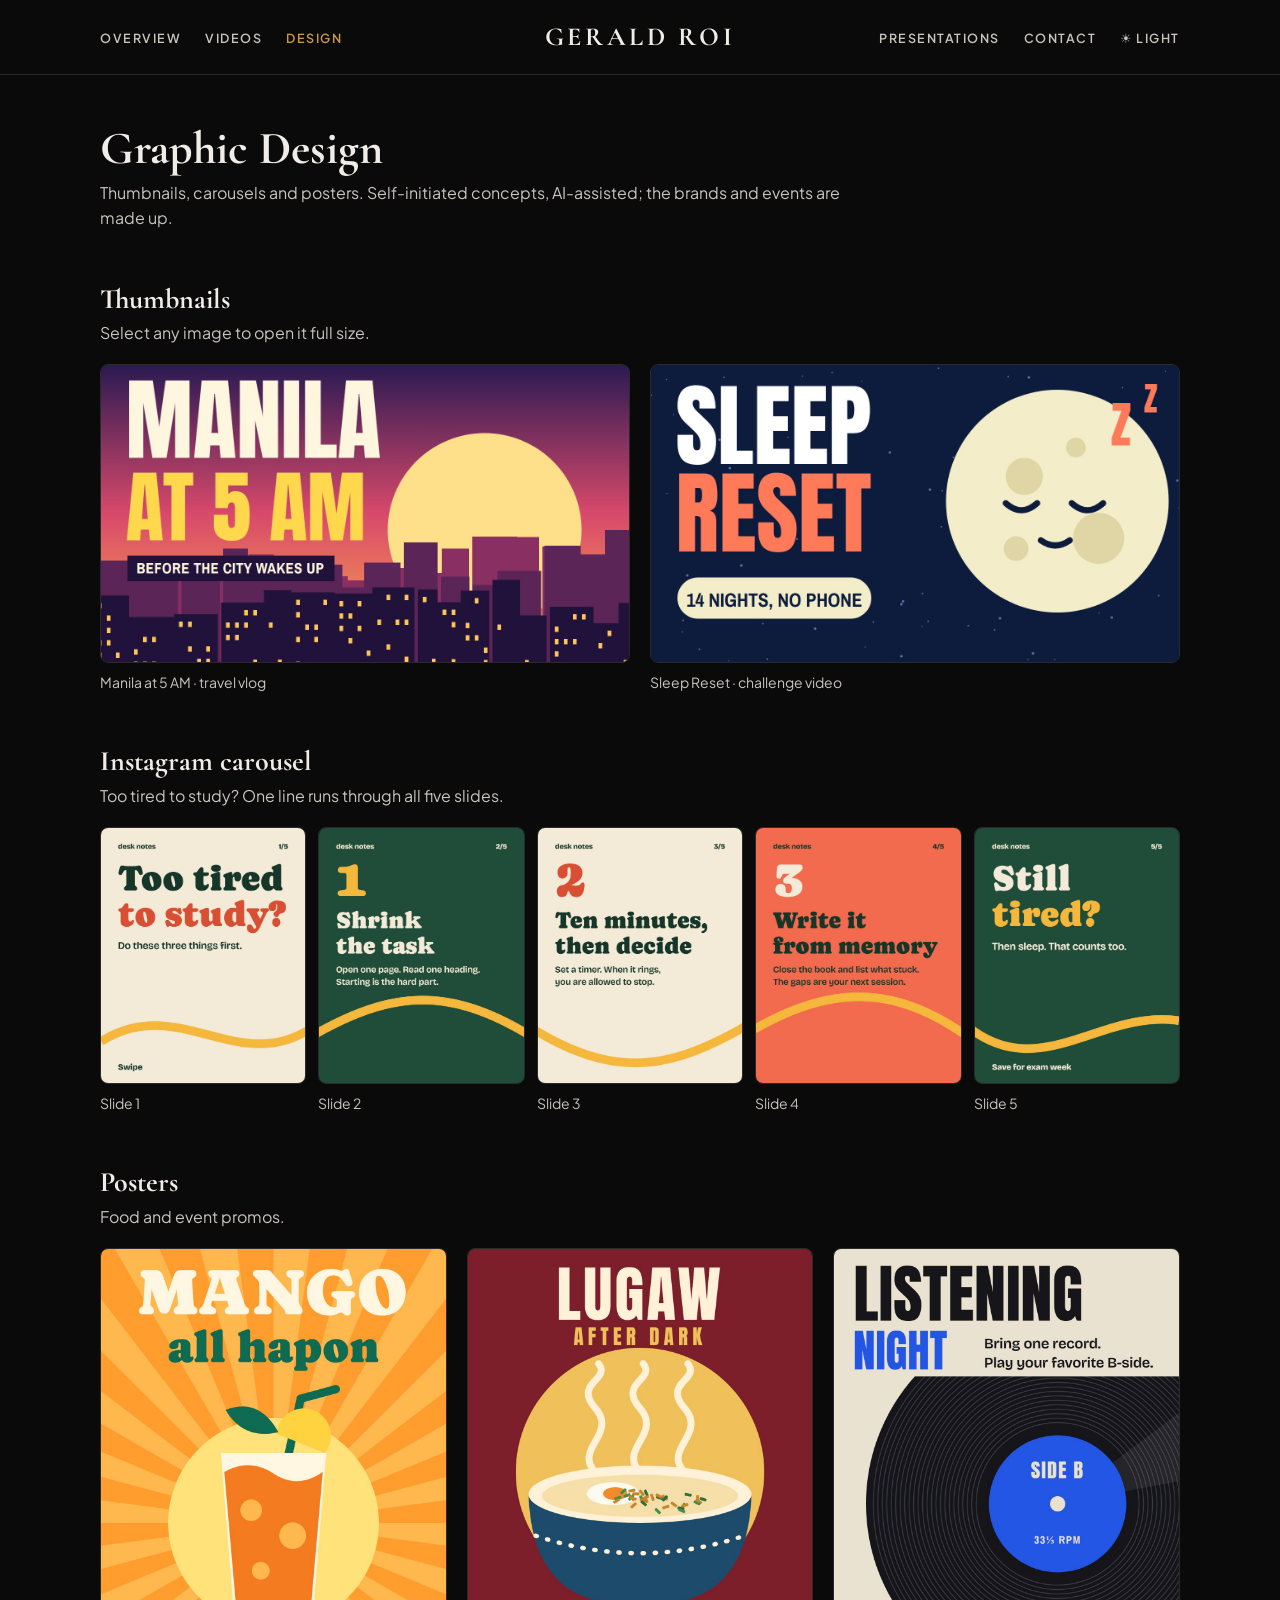
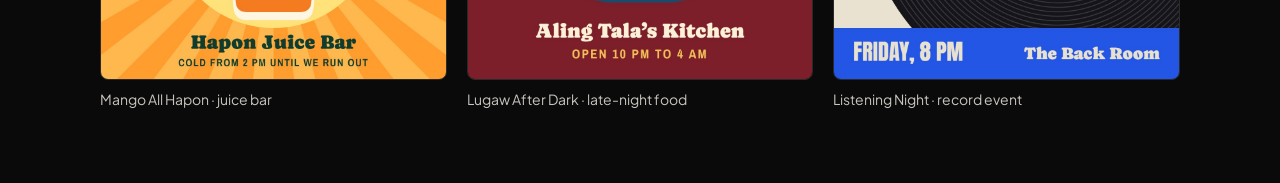
<file: graphic-design/index.html>
<!DOCTYPE html>
<html lang="en">
<head>
  <meta charset="UTF-8">
  <meta name="viewport" content="width=device-width, initial-scale=1.0">
  <title>Graphic Design | Gerald Roi</title>
  <meta name="description" content="Thumbnails, carousels and posters. Self-initiated concepts, AI-assisted; the brands and events are made up.">
  <meta property="og:title" content="Graphic Design | Gerald Roi">
  <meta property="og:description" content="Thumbnails, carousels and posters. Self-initiated concepts, AI-assisted; the brands and events are made up.">
  <meta property="og:url" content="https://dcxgerald.github.io/portfolio/graphic-design/">
  <meta property="og:image" content="https://dcxgerald.github.io/portfolio/og-image.png">
  <link rel="canonical" href="https://dcxgerald.github.io/portfolio/graphic-design/">
  <link rel="icon" href="data:image/svg+xml,%3Csvg xmlns='http://www.w3.org/2000/svg' viewBox='0 0 64 64'%3E%3Crect width='64' height='64' rx='12' fill='%230A0A0A'/%3E%3Ctext x='32' y='42' text-anchor='middle' font-family='Georgia,serif' font-size='28' font-weight='700' fill='%23C99A4B'%3EGR%3C/text%3E%3C/svg%3E">
  <link rel="preconnect" href="https://fonts.googleapis.com">
  <link rel="preconnect" href="https://fonts.gstatic.com" crossorigin>
  <link href="https://fonts.googleapis.com/css2?family=Cormorant+Garamond:ital,wght@0,400;0,600;0,700;1,400;1,600&family=JetBrains+Mono:wght@400;500;600&family=Plus+Jakarta+Sans:wght@300;400;500;600;700&display=swap" rel="stylesheet">
  <style>
    :root { --bg:#0A0A0A; --line:#2A2A2A; --ink:#F0EDE8; --soft:#C8C4BE; --accent:#C99A4B; color-scheme:dark; }
    :root[data-theme="light"] { --bg:#F6F3EE; --line:#DDD7CD; --ink:#1A1A1A; --soft:#4A4642; --accent:#7A5518; color-scheme:light; }
    * { box-sizing:border-box; }
    body { margin:0; background:var(--bg); color:var(--soft); font:16px/1.6 'Plus Jakarta Sans',system-ui,sans-serif; }
    .wrap { max-width:1120px; margin:0 auto; padding:0 20px 72px; }
    a { color:var(--soft); text-decoration:none; } a:hover { color:var(--accent); }
    a:focus-visible { outline:2px solid var(--accent); outline-offset:3px; }
    h1 { margin:48px 0 6px; font:700 46px/1.1 'Cormorant Garamond',Georgia,serif; color:var(--ink); }
    h2 { margin:52px 0 4px; font:700 28px/1.2 'Cormorant Garamond',Georgia,serif; color:var(--ink); }
    p { margin:0 0 18px; max-width:65ch; }
    .grid { display:grid; gap:20px; align-items:start; }
    .g3 { grid-template-columns:repeat(3,minmax(0,1fr)); max-width:820px; } .g4 { grid-template-columns:repeat(4,minmax(0,1fr)); }
    .g2 { grid-template-columns:repeat(2,minmax(0,1fr)); } .full { grid-column:1/-1; }
    figure { margin:0; } figcaption { margin-top:8px; font-size:14px; }
    img, video { display:block; width:100%; height:auto; border:1px solid var(--line); border-radius:8px; background:#000; }
    video { aspect-ratio:9/16; }
    ul { margin:0; padding:0; list-style:none; } li { padding:10px 0; border-bottom:1px solid var(--line); }
    @media (max-width:640px) { .g3,.g2 { grid-template-columns:1fr; } .g4 { grid-template-columns:1fr 1fr; gap:12px; } h1 { font-size:36px; } }
    .g5 { grid-template-columns:repeat(5,minmax(0,1fr)); gap:12px; }
    @media (max-width:640px) { .g5 { display:flex; overflow-x:auto; scroll-snap-type:x mandatory; } .g5 figure { flex:0 0 72%; scroll-snap-align:start; } }
    header { position:sticky; top:0; z-index:10; background:var(--bg); border-bottom:1px solid var(--line); }
    .nav-inner { max-width:1140px; margin:0 auto; padding:0 28px; height:74px; display:flex; align-items:center; justify-content:space-between; }
    .nav-links { display:flex; gap:20px; width:33%; margin:0; padding:0; list-style:none; } .nav-links.right { justify-content:flex-end; }
    .nav-links li { padding:0; border:0; }
    .nav-links a, .nav-theme { font:600 12.5px/1.6 'Plus Jakarta Sans',system-ui,sans-serif; letter-spacing:.12em; text-transform:uppercase; color:var(--soft); white-space:nowrap; }
    .nav-links a { padding:10px 2px; } .nav-links a:hover, .nav-theme:hover { color:var(--ink); } .nav-links a[aria-current] { color:var(--accent); }
    .nav-theme { background:none; border:0; padding:0 2px; cursor:pointer; } .nav-theme:focus-visible { outline:2px solid var(--accent); outline-offset:2px; }
    .nav-theme::before { content:"☀ Light"; } :root[data-theme="light"] .nav-theme::before { content:"☾ Dark"; }
    .brand-mark { width:34%; text-align:center; font:700 26px/1.6 'Cormorant Garamond',Georgia,serif; letter-spacing:.14em; text-transform:uppercase; color:var(--ink); }
    @media (max-width:1100px) { .nav-wide { display:none; } }
    @media (max-width:900px) { .nav-inner { flex-wrap:wrap; justify-content:center; height:auto; padding:10px 20px 4px; column-gap:6px; } .brand-mark { width:100%; order:-1; font-size:22px; } .nav-links { display:contents; } .nav-links a, .nav-theme { display:inline-block; font-size:11.5px; letter-spacing:.08em; padding:10px 7px; } }
    @media (max-width:420px) { .nav-inner { position:relative; column-gap:0; } .nav-links a { font-size:11px; letter-spacing:.04em; } .nav-links li:has(.nav-theme) { position:absolute; right:14px; top:4px; } .nav-theme { min-width:40px; min-height:40px; padding:8px; } .nav-theme::before { content:"☀"; font-size:15px; letter-spacing:0; } :root[data-theme="light"] .nav-theme::before { content:"☾"; } }
  </style>
  <script>try{document.documentElement.setAttribute('data-theme',localStorage.getItem('theme')||'dark')}catch(e){}</script>
</head>
<body>
  <header>
    <nav class="nav-inner">
      <ul class="nav-links left">
        <li class="nav-wide"><a href="../creative/">Overview</a></li>
        <li><a href="../video-editing/">Videos</a></li>
        <li><a href="../graphic-design/" aria-current="page">Design</a></li>
      </ul>
      <a class="brand-mark" href="../creative/">Gerald Roi</a>
      <ul class="nav-links right">
        <li><a href="../artwork/">Presentations</a></li>
        <li><a href="../creative/#contact">Contact</a></li>
        <li><button type="button" class="nav-theme" id="theme" aria-label="Switch between dark and light mode"></button></li>
      </ul>
    </nav>
  </header>
  <div class="wrap">
    <main>
      <h1>Graphic Design</h1>
      <p>Thumbnails, carousels and posters. Self-initiated concepts, AI-assisted; the brands and events are made up.</p>
      <h2>Thumbnails</h2>
      <p>Select any image to open it full size.</p>
      <div class="grid g2">
        <figure><a href="../images/graphic-design/thumbnail-manila-5am.jpg" target="_blank" rel="noopener"><img src="../images/graphic-design/thumbnail-manila-5am.jpg" width="1280" height="720" loading="lazy" alt="Manila at 5 AM · travel vlog"></a><figcaption>Manila at 5 AM · travel vlog</figcaption></figure>
        <figure><a href="../images/graphic-design/thumbnail-sleep-reset.jpg" target="_blank" rel="noopener"><img src="../images/graphic-design/thumbnail-sleep-reset.jpg" width="1280" height="720" loading="lazy" alt="Sleep Reset · challenge video"></a><figcaption>Sleep Reset · challenge video</figcaption></figure>
      </div>
      <h2>Instagram carousel</h2>
      <p>Too tired to study? One line runs through all five slides.</p>
      <div class="grid g5">
        <figure><a href="../images/graphic-design/carousel-study-1.jpg" target="_blank" rel="noopener"><img src="../images/graphic-design/carousel-study-1.jpg" width="1080" height="1350" loading="lazy" alt="Slide 1"></a><figcaption>Slide 1</figcaption></figure>
        <figure><a href="../images/graphic-design/carousel-study-2.jpg" target="_blank" rel="noopener"><img src="../images/graphic-design/carousel-study-2.jpg" width="1080" height="1350" loading="lazy" alt="Slide 2"></a><figcaption>Slide 2</figcaption></figure>
        <figure><a href="../images/graphic-design/carousel-study-3.jpg" target="_blank" rel="noopener"><img src="../images/graphic-design/carousel-study-3.jpg" width="1080" height="1350" loading="lazy" alt="Slide 3"></a><figcaption>Slide 3</figcaption></figure>
        <figure><a href="../images/graphic-design/carousel-study-4.jpg" target="_blank" rel="noopener"><img src="../images/graphic-design/carousel-study-4.jpg" width="1080" height="1350" loading="lazy" alt="Slide 4"></a><figcaption>Slide 4</figcaption></figure>
        <figure><a href="../images/graphic-design/carousel-study-5.jpg" target="_blank" rel="noopener"><img src="../images/graphic-design/carousel-study-5.jpg" width="1080" height="1350" loading="lazy" alt="Slide 5"></a><figcaption>Slide 5</figcaption></figure>
      </div>
      <h2>Posters</h2>
      <p>Food and event promos.</p>
      <div class="grid g3" style=max-width:none>
        <figure><a href="../images/graphic-design/poster-mango-hapon.jpg" target="_blank" rel="noopener"><img src="../images/graphic-design/poster-mango-hapon.jpg" width="1080" height="1350" loading="lazy" alt="Mango All Hapon · juice bar"></a><figcaption>Mango All Hapon · juice bar</figcaption></figure>
        <figure><a href="../images/graphic-design/poster-lugaw-after-dark.jpg" target="_blank" rel="noopener"><img src="../images/graphic-design/poster-lugaw-after-dark.jpg" width="1080" height="1350" loading="lazy" alt="Lugaw After Dark · late-night food"></a><figcaption>Lugaw After Dark · late-night food</figcaption></figure>
        <figure><a href="../images/graphic-design/poster-listening-night.jpg" target="_blank" rel="noopener"><img src="../images/graphic-design/poster-listening-night.jpg" width="1080" height="1350" loading="lazy" alt="Listening Night · record event"></a><figcaption>Listening Night · record event</figcaption></figure>
      </div>
    </main>
  </div>
  <script>
    (function(){
      var r=document.documentElement, b=document.getElementById('theme');
      b.addEventListener('click',function(){ var t=r.getAttribute('data-theme')==='light'?'dark':'light'; r.setAttribute('data-theme',t); try{localStorage.setItem('theme',t)}catch(e){} });
    })();
  </script>
</body>
</html>
</file>
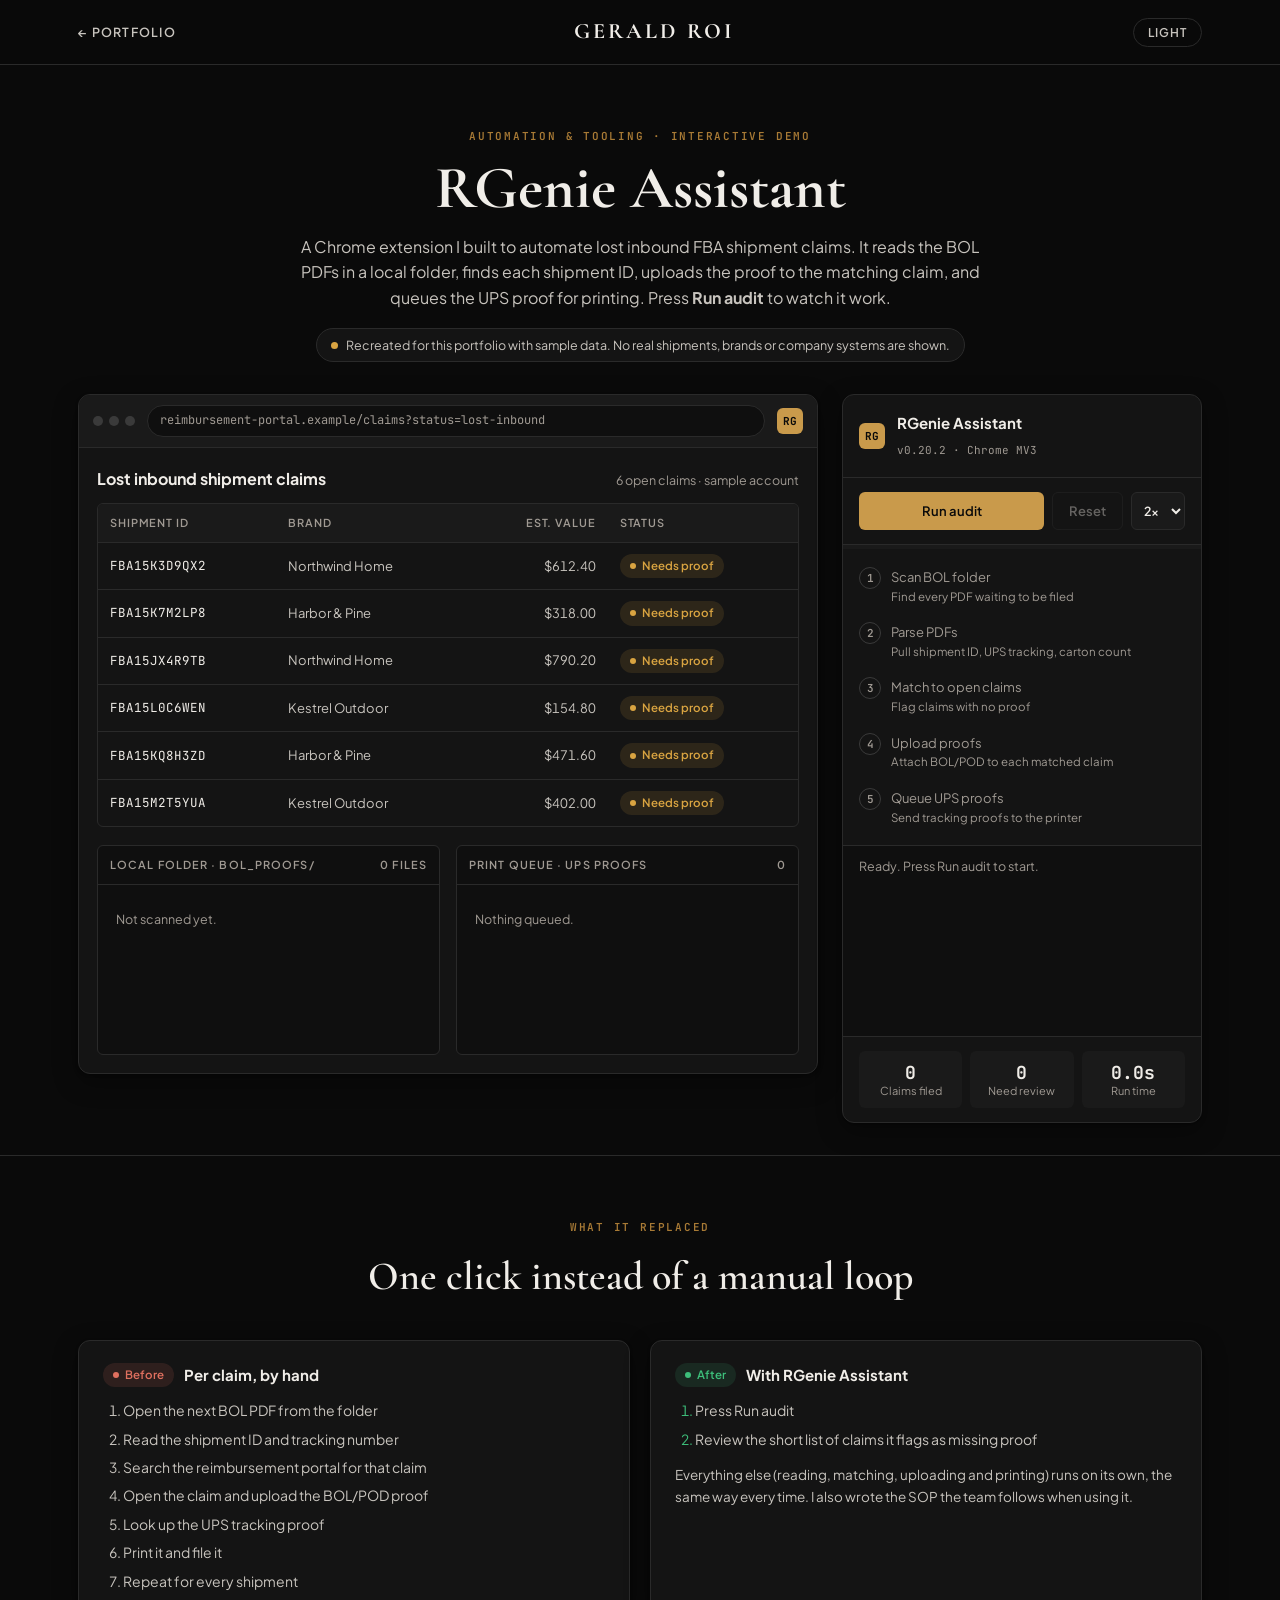
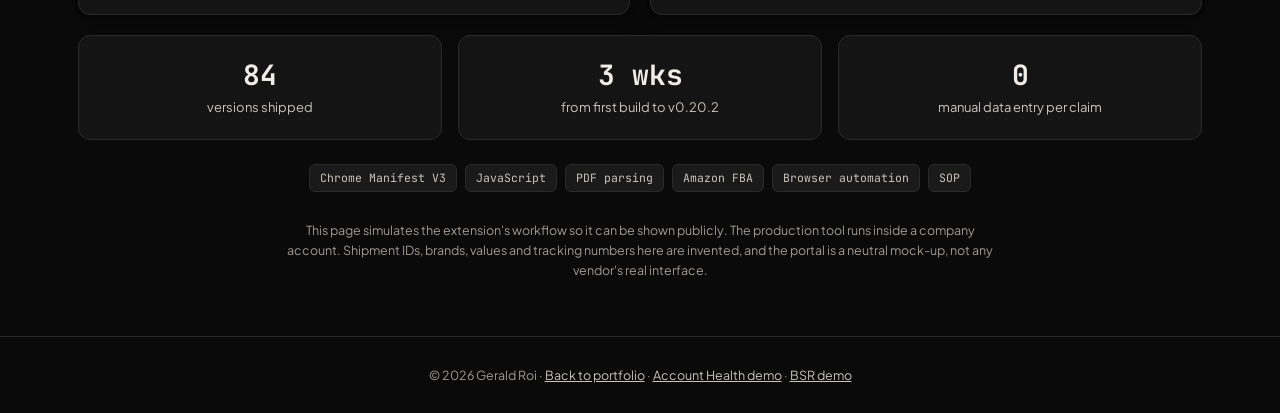
<file: rgenie-demo/index.html>
<!DOCTYPE html>
<html lang="en">
<head>
  <meta charset="UTF-8">
  <meta name="viewport" content="width=device-width, initial-scale=1.0">
  <title>RGenie Assistant Demo | Gerald Roi</title>
  <meta name="description" content="Interactive demo of RGenie Assistant, a Chrome extension Gerald Roi built to automate lost inbound FBA shipment claims. Runs on sample data.">
  <meta name="theme-color" content="#0A0A0A">
  <meta property="og:type" content="website">
  <meta property="og:title" content="RGenie Assistant – Interactive Demo">
  <meta property="og:description" content="Watch a Chrome extension read BOL PDFs, match shipments, upload proofs and queue UPS proof prints. Sample data.">
  <meta property="og:url" content="https://dcxgerald.github.io/portfolio/rgenie-demo/">
  <meta property="og:image" content="https://dcxgerald.github.io/portfolio/og-image.png">
  <meta name="twitter:card" content="summary_large_image">
  <link rel="icon" href="data:image/svg+xml,%3Csvg xmlns='http://www.w3.org/2000/svg' viewBox='0 0 64 64'%3E%3Crect width='64' height='64' rx='12' fill='%230A0A0A'/%3E%3Ctext x='32' y='42' text-anchor='middle' font-family='Georgia,serif' font-size='28' font-weight='700' fill='%23C99A4B'%3EGR%3C/text%3E%3C/svg%3E">
  <link rel="preconnect" href="https://fonts.googleapis.com">
  <link rel="preconnect" href="https://fonts.gstatic.com" crossorigin>
  <link href="https://fonts.googleapis.com/css2?family=Cormorant+Garamond:wght@600;700&family=JetBrains+Mono:wght@400;500;600&family=Plus+Jakarta+Sans:wght@400;500;600;700&display=swap" rel="stylesheet">
  <script>
    (function(){ try { document.documentElement.setAttribute('data-theme', localStorage.getItem('theme') || 'dark'); } catch(e){ document.documentElement.setAttribute('data-theme','dark'); } })();
  </script>
  <link rel="stylesheet" href="../demo-assets/demo.css">
</head>
<body>
  <header>
    <div class="container nav">
      <a class="back" href="../#works">&larr; Portfolio</a>
      <a class="brand" href="../">Gerald Roi</a>
      <button class="theme-btn" id="themeBtn" type="button" aria-label="Switch between dark and light mode"></button>
    </div>
  </header>

  <main>
    <section class="intro container">
      <span class="eyebrow">Automation &amp; Tooling · Interactive demo</span>
      <h1>RGenie Assistant</h1>
      <p class="lead">A Chrome extension I built to automate lost inbound FBA shipment claims. It reads the BOL PDFs in a local folder, finds each shipment ID, uploads the proof to the matching claim, and queues the UPS proof for printing. Press <strong>Run audit</strong> to watch it work.</p>
      <span class="notice"><span class="dot"></span>Recreated for this portfolio with sample data. No real shipments, brands or company systems are shown.</span>
    </section>

    <section class="container demo" aria-label="RGenie Assistant demo">
      <!-- Stage: mock browser -->
      <div class="panel">
        <div class="chrome-bar">
          <div class="lights" aria-hidden="true"><span></span><span></span><span></span></div>
          <div class="url">reimbursement-portal.example/claims?status=lost-inbound</div>
          <div class="ext-icon" id="extIcon" title="RGenie Assistant" aria-hidden="true">RG</div>
        </div>
        <div class="portal">
          <div class="portal-title">
            <h2>Lost inbound shipment claims</h2>
            <span id="portalCount">6 open claims · sample account</span>
          </div>
          <div class="table-wrap">
            <table>
              <thead><tr><th>Shipment ID</th><th class="hide-sm">Brand</th><th class="num">Est. value</th><th>Status</th></tr></thead>
              <tbody id="claims"></tbody>
            </table>
          </div>
        </div>
        <div class="sub-grid">
          <div class="mini">
            <h3><span>Local folder · BOL_Proofs/</span><span id="fileCount">0 files</span></h3>
            <ul id="files"><li class="empty">Not scanned yet.</li></ul>
          </div>
          <div class="mini">
            <h3><span>Print queue · UPS proofs</span><span id="printCount">0</span></h3>
            <ul id="prints"><li class="empty">Nothing queued.</li></ul>
          </div>
        </div>
      </div>

      <!-- Extension popup -->
      <aside class="panel popup" aria-label="RGenie Assistant extension popup">
        <div class="popup-top">
          <div class="ext-icon" aria-hidden="true">RG</div>
          <div><strong>RGenie Assistant</strong><small>v0.20.2 · Chrome MV3</small></div>
        </div>
        <div class="controls">
          <button class="btn btn-primary" id="runBtn" type="button">Run audit</button>
          <button class="btn btn-ghost" id="resetBtn" type="button" disabled>Reset</button>
          <label class="mono" for="speed" style="position:absolute;left:-9999px">Playback speed</label>
          <select id="speed" aria-label="Playback speed">
            <option value="1">1x</option>
            <option value="2" selected>2x</option>
            <option value="4">4x</option>
          </select>
        </div>
        <div class="progress" aria-hidden="true"><div id="bar"></div></div>
        <ol class="steps" id="steps">
          <li data-step="1"><span class="n">1</span><span>Scan BOL folder<small>Find every PDF waiting to be filed</small></span></li>
          <li data-step="2"><span class="n">2</span><span>Parse PDFs<small>Pull shipment ID, UPS tracking, carton count</small></span></li>
          <li data-step="3"><span class="n">3</span><span>Match to open claims<small>Flag claims with no proof</small></span></li>
          <li data-step="4"><span class="n">4</span><span>Upload proofs<small>Attach BOL/POD to each matched claim</small></span></li>
          <li data-step="5"><span class="n">5</span><span>Queue UPS proofs<small>Send tracking proofs to the printer</small></span></li>
        </ol>
        <ol class="log" id="log" aria-live="polite"><li class="idle">Ready. Press Run audit to start.</li></ol>
        <div class="summary">
          <div class="stat"><b id="sFiled">0</b><span>Claims filed</span></div>
          <div class="stat"><b id="sReview">0</b><span>Need review</span></div>
          <div class="stat"><b id="sTime">0.0s</b><span>Run time</span></div>
        </div>
      </aside>
    </section>

    <section class="explain">
      <div class="container">
        <div class="section-head">
          <span class="eyebrow">What it replaced</span>
          <h2>One click instead of a manual loop</h2>
        </div>
        <div class="compare">
          <div class="panel">
            <h3><span class="pill s-review">Before</span> Per claim, by hand</h3>
            <ol>
              <li>Open the next BOL PDF from the folder</li>
              <li>Read the shipment ID and tracking number</li>
              <li>Search the reimbursement portal for that claim</li>
              <li>Open the claim and upload the BOL/POD proof</li>
              <li>Look up the UPS tracking proof</li>
              <li>Print it and file it</li>
              <li>Repeat for every shipment</li>
            </ol>
          </div>
          <div class="panel after">
            <h3><span class="pill s-up">After</span> With RGenie Assistant</h3>
            <ol>
              <li>Press Run audit</li>
              <li>Review the short list of claims it flags as missing proof</li>
            </ol>
            <p style="margin-top:14px;font-size:13.5px;color:var(--ink-secondary)">Everything else (reading, matching, uploading and printing) runs on its own, the same way every time. I also wrote the SOP the team follows when using it.</p>
          </div>
        </div>
        <div class="facts">
          <div class="fact"><b>84</b><span>versions shipped</span></div>
          <div class="fact"><b>3 wks</b><span>from first build to v0.20.2</span></div>
          <div class="fact"><b>0</b><span>manual data entry per claim</span></div>
        </div>
        <div class="tags">
          <span>Chrome Manifest V3</span><span>JavaScript</span><span>PDF parsing</span><span>Amazon FBA</span><span>Browser automation</span><span>SOP</span>
        </div>
        <p class="disclaimer">This page simulates the extension's workflow so it can be shown publicly. The production tool runs inside a company account. Shipment IDs, brands, values and tracking numbers here are invented, and the portal is a neutral mock-up, not any vendor's real interface.</p>
      </div>
    </section>
  </main>

  <footer>
    <div class="container">© 2026 Gerald Roi · <a href="../">Back to portfolio</a> · <a href="../account-health-demo/">Account Health demo</a> · <a href="../bsr-demo/">BSR demo</a></div>
  </footer>

  <script>
    (function(){
      var root = document.documentElement;
      var meta = document.querySelector('meta[name="theme-color"]');
      function setTheme(t){ root.setAttribute('data-theme', t); try { localStorage.setItem('theme', t); } catch(e){} if (meta) meta.setAttribute('content', t === 'light' ? '#F6F3EE' : '#0A0A0A'); }
      setTheme(root.getAttribute('data-theme') || 'dark');
      document.getElementById('themeBtn').addEventListener('click', function(){ setTheme(root.getAttribute('data-theme') === 'light' ? 'dark' : 'light'); });
    })();

    // ---- Sample data (invented) ----
    var CLAIMS = [
      { id: 'FBA15K3D9QX2', brand: 'Northwind Home',  units: 48, value: 612.40 },
      { id: 'FBA15K7M2LP8', brand: 'Harbor & Pine',   units: 24, value: 318.00 },
      { id: 'FBA15JX4R9TB', brand: 'Northwind Home',  units: 60, value: 790.20 },
      { id: 'FBA15L0C6WEN', brand: 'Kestrel Outdoor', units: 12, value: 154.80 },
      { id: 'FBA15KQ8H3ZD', brand: 'Harbor & Pine',   units: 36, value: 471.60 },
      { id: 'FBA15M2T5YUA', brand: 'Kestrel Outdoor', units: 30, value: 402.00 }
    ];
    // One file has a scanner name: the ID is found by reading the PDF, not the filename.
    // The last claim has no BOL in the folder, so it gets flagged.
    var FILES = [
      { name: 'BOL_FBA15K3D9QX2.pdf', id: 'FBA15K3D9QX2', ups: '1Z4F8E0A0391827364', cartons: 4 },
      { name: 'BOL_FBA15K7M2LP8.pdf', id: 'FBA15K7M2LP8', ups: '1Z4F8E0A0391827411', cartons: 2 },
      { name: 'scan_0412.pdf',        id: 'FBA15JX4R9TB', ups: '1Z4F8E0A0391827529', cartons: 5 },
      { name: 'BOL_FBA15L0C6WEN.pdf', id: 'FBA15L0C6WEN', ups: '1Z4F8E0A0391827636', cartons: 1 },
      { name: 'BOL_FBA15KQ8H3ZD.pdf', id: 'FBA15KQ8H3ZD', ups: '1Z4F8E0A0391827747', cartons: 3 }
    ];
    var STATUS = { need: ['s-need','Needs proof'], match: ['s-match','Matched'], up: ['s-up','Proof uploaded'], review: ['s-review','Manual review'] };

    var $ = function(id){ return document.getElementById(id); };
    var running = false, runId = 0, t0 = 0, timer = null;
    var reduceMotion = window.matchMedia && window.matchMedia('(prefers-reduced-motion: reduce)').matches;

    function money(v){ return '$' + v.toFixed(2); }
    function sleep(ms, id){
      var speed = parseFloat($('speed').value) || 1;
      var d = reduceMotion ? 30 : ms / speed;
      return new Promise(function(res, rej){ setTimeout(function(){ id === runId ? res() : rej('cancelled'); }, d); });
    }
    function el(tag, cls, text){ var e = document.createElement(tag); if (cls) e.className = cls; if (text != null) e.textContent = text; return e; }

    function renderClaims(){
      var tb = $('claims'); tb.innerHTML = '';
      CLAIMS.forEach(function(c){
        var tr = el('tr'); tr.id = 'row-' + c.id;
        tr.appendChild(el('td', 'id', c.id));
        tr.appendChild(el('td', 'hide-sm', c.brand));
        tr.appendChild(el('td', 'num', money(c.value)));
        var td = el('td'); td.appendChild(el('span', 'pill ' + STATUS.need[0], STATUS.need[1])); tr.appendChild(td);
        tb.appendChild(tr);
      });
    }
    function setStatus(id, key){
      var row = $('row-' + id); if (!row) return;
      var cell = row.lastChild; cell.innerHTML = '';
      cell.appendChild(el('span', 'pill ' + STATUS[key][0], STATUS[key][1]));
    }
    function highlight(id){
      document.querySelectorAll('#claims tr').forEach(function(r){ r.classList.remove('active'); });
      if (id) { var r = $('row-' + id); if (r) r.classList.add('active'); }
    }
    function log(text, kind){
      var ul = $('log'); var idle = ul.querySelector('.idle'); if (idle) idle.remove();
      var li = el('li'); li.appendChild(el('span', 't', ((performance.now() - t0) / 1000).toFixed(1) + 's'));
      li.appendChild(el('span', kind || null, text)); ul.appendChild(li); ul.scrollTop = ul.scrollHeight;
    }
    function setStep(n){
      document.querySelectorAll('#steps li').forEach(function(li){
        var s = +li.dataset.step;
        li.classList.toggle('ok', s < n); li.classList.toggle('now', s === n);
        if (s === n) li.setAttribute('aria-current', 'step'); else li.removeAttribute('aria-current');
      });
      $('bar').style.width = Math.min(100, ((n - 1) / 5) * 100) + '%';
    }
    function fileItem(f){
      var li = el('li'); li.id = 'file-' + f.name.replace(/\W/g, '_');
      li.appendChild(el('span', null, f.name)); li.appendChild(el('span', 'tag', 'queued'));
      return li;
    }
    function setFile(f, cls, tag){ var li = $('file-' + f.name.replace(/\W/g, '_')); if (!li) return; li.className = cls || ''; li.lastChild.textContent = tag; }

    function reset(){
      runId++; running = false; clearInterval(timer);
      renderClaims();
      $('files').innerHTML = '<li class="empty">Not scanned yet.</li>'; $('fileCount').textContent = '0 files';
      $('prints').innerHTML = '<li class="empty">Nothing queued.</li>'; $('printCount').textContent = '0';
      $('log').innerHTML = '<li class="idle">Ready. Press Run audit to start.</li>';
      $('sFiled').textContent = '0'; $('sReview').textContent = '0'; $('sTime').textContent = '0.0s';
      $('portalCount').textContent = '6 open claims · sample account';
      setStep(0); $('bar').style.width = '0';
      $('runBtn').disabled = false; $('runBtn').textContent = 'Run audit'; $('resetBtn').disabled = true;
      $('extIcon').classList.remove('busy');
    }

    async function run(){
      if (running) return;
      reset(); var id = runId; running = true;
      $('runBtn').disabled = true; $('runBtn').textContent = 'Running…'; $('resetBtn').disabled = false;
      $('extIcon').classList.add('busy');
      t0 = performance.now();
      timer = setInterval(function(){ $('sTime').textContent = ((performance.now() - t0) / 1000).toFixed(1) + 's'; }, 100);
      try {
        // 1. Scan
        setStep(1); log('Scanning BOL_Proofs/ …', 'info'); await sleep(700, id);
        $('files').innerHTML = '';
        for (var i = 0; i < FILES.length; i++) { $('files').appendChild(fileItem(FILES[i])); $('fileCount').textContent = (i + 1) + ' files'; await sleep(180, id); }
        log('Found ' + FILES.length + ' PDF files.');

        // 2. Parse
        setStep(2);
        for (var j = 0; j < FILES.length; j++) {
          var f = FILES[j]; setFile(f, 'reading', 'reading…'); await sleep(650, id);
          setFile(f, 'done', f.id.slice(-6));
          log(f.name + ' → ' + f.id + ' · ' + f.cartons + ' ctn · UPS ' + f.ups.slice(0, 8) + '…');
        }

        // 3. Match
        setStep(3); log('Matching against ' + CLAIMS.length + ' open claims …', 'info'); await sleep(500, id);
        var review = 0;
        for (var k = 0; k < CLAIMS.length; k++) {
          var c = CLAIMS[k]; highlight(c.id); await sleep(380, id);
          var hit = FILES.some(function(x){ return x.id === c.id; });
          if (hit) { setStatus(c.id, 'match'); }
          else { setStatus(c.id, 'review'); review++; log(c.id + ': no BOL in folder, flagged for manual review', 'warn'); $('sReview').textContent = String(review); }
        }
        highlight(null); log((CLAIMS.length - review) + ' matched, ' + review + ' flagged.');

        // 4. Upload
        setStep(4); var filed = 0;
        for (var m = 0; m < FILES.length; m++) {
          var fx = FILES[m]; highlight(fx.id); log('Uploading proof to ' + fx.id + ' …'); await sleep(800, id);
          setStatus(fx.id, 'up'); filed++; $('sFiled').textContent = String(filed);
          log(fx.id + ': BOL/POD attached', 'ok');
        }
        highlight(null);

        // 5. Print
        setStep(5); $('prints').innerHTML = '';
        for (var p = 0; p < FILES.length; p++) {
          var fp = FILES[p]; var li = el('li'); li.appendChild(el('span', null, fp.ups)); li.appendChild(el('span', 'tag', 'sending…'));
          $('prints').appendChild(li); $('printCount').textContent = String(p + 1); await sleep(420, id);
          li.className = 'done'; li.lastChild.textContent = 'sent';
        }
        log(FILES.length + ' UPS proofs sent to printer.', 'ok');

        setStep(6); $('bar').style.width = '100%';
        clearInterval(timer); $('sTime').textContent = ((performance.now() - t0) / 1000).toFixed(1) + 's';
        $('portalCount').textContent = filed + ' filed · ' + review + ' need review';
        log('Done. ' + filed + ' claims filed, ' + review + ' left for a person to check.', 'ok');
        $('runBtn').disabled = false; $('runBtn').textContent = 'Run again';
        $('extIcon').classList.remove('busy'); running = false;
      } catch (e) { /* reset while running */ }
    }

    $('runBtn').addEventListener('click', run);
    $('resetBtn').addEventListener('click', reset);
    reset();
  </script>
</body>
</html>
</file>
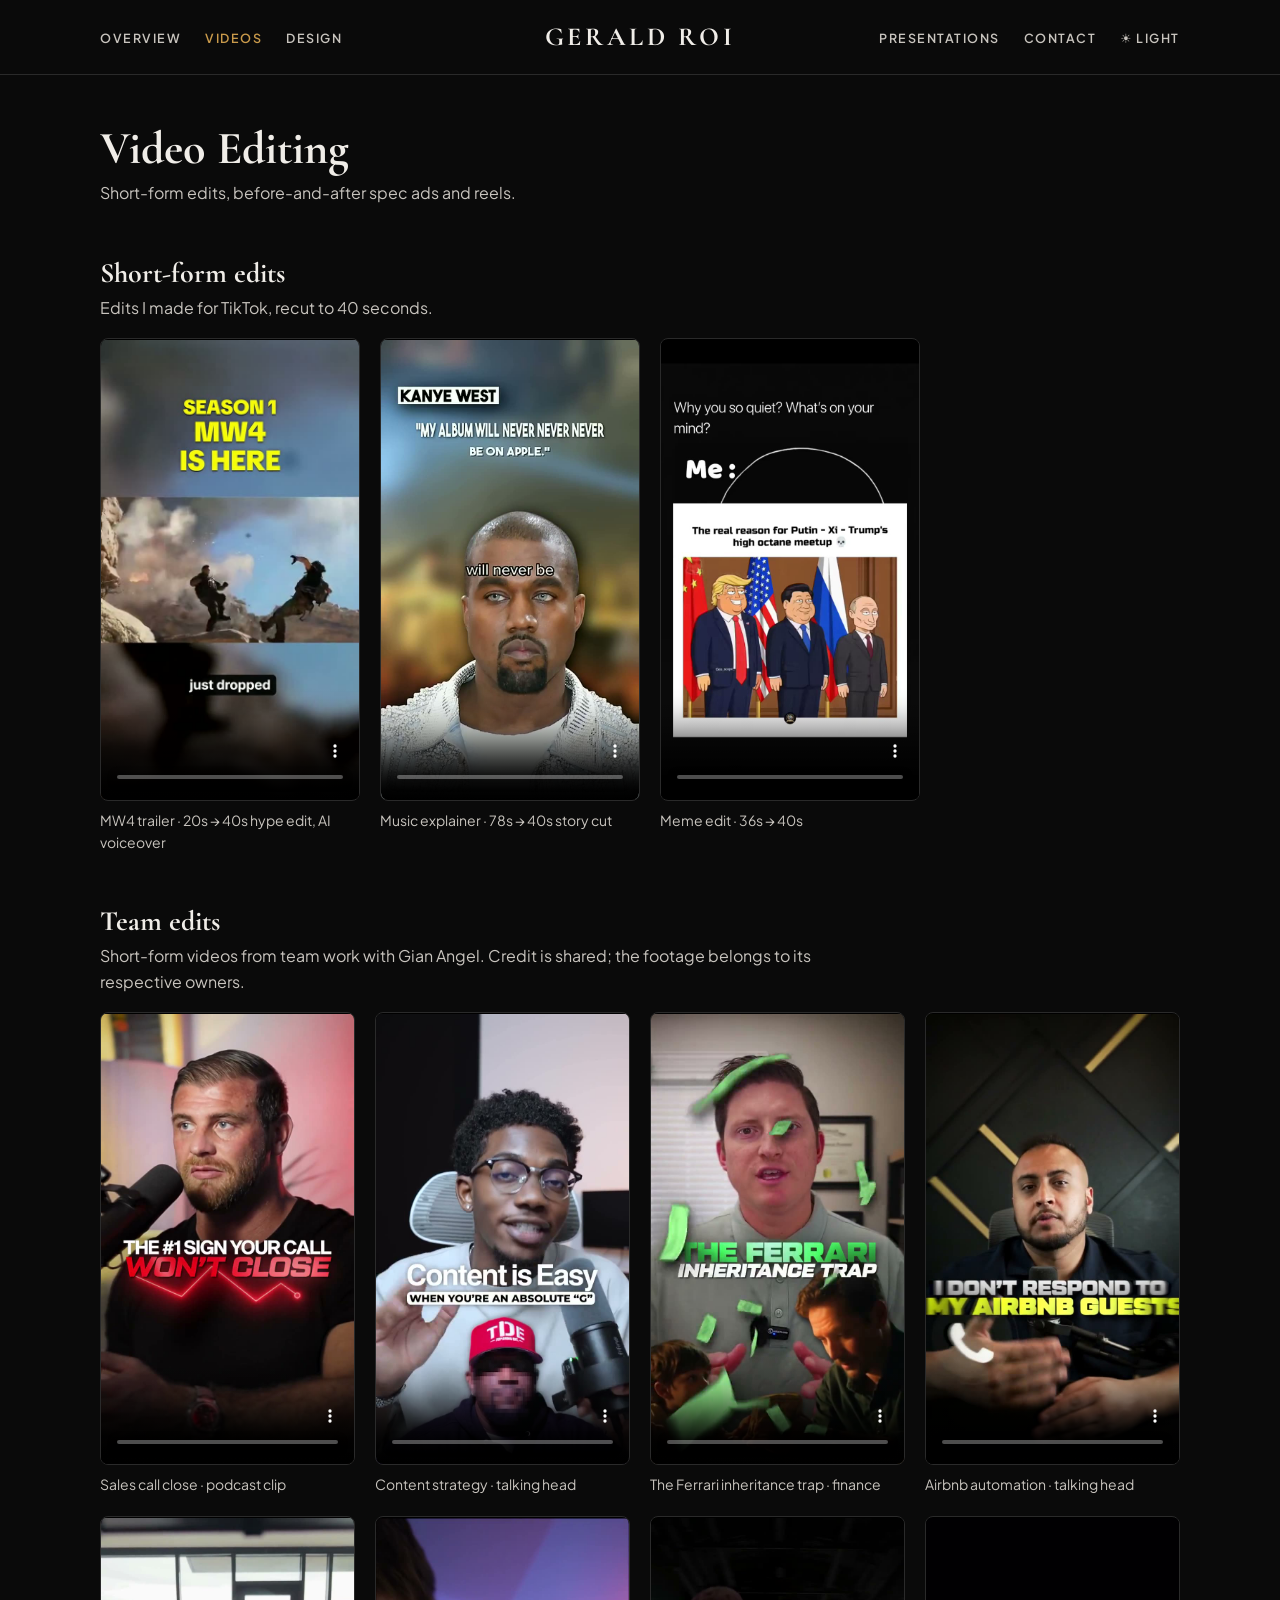
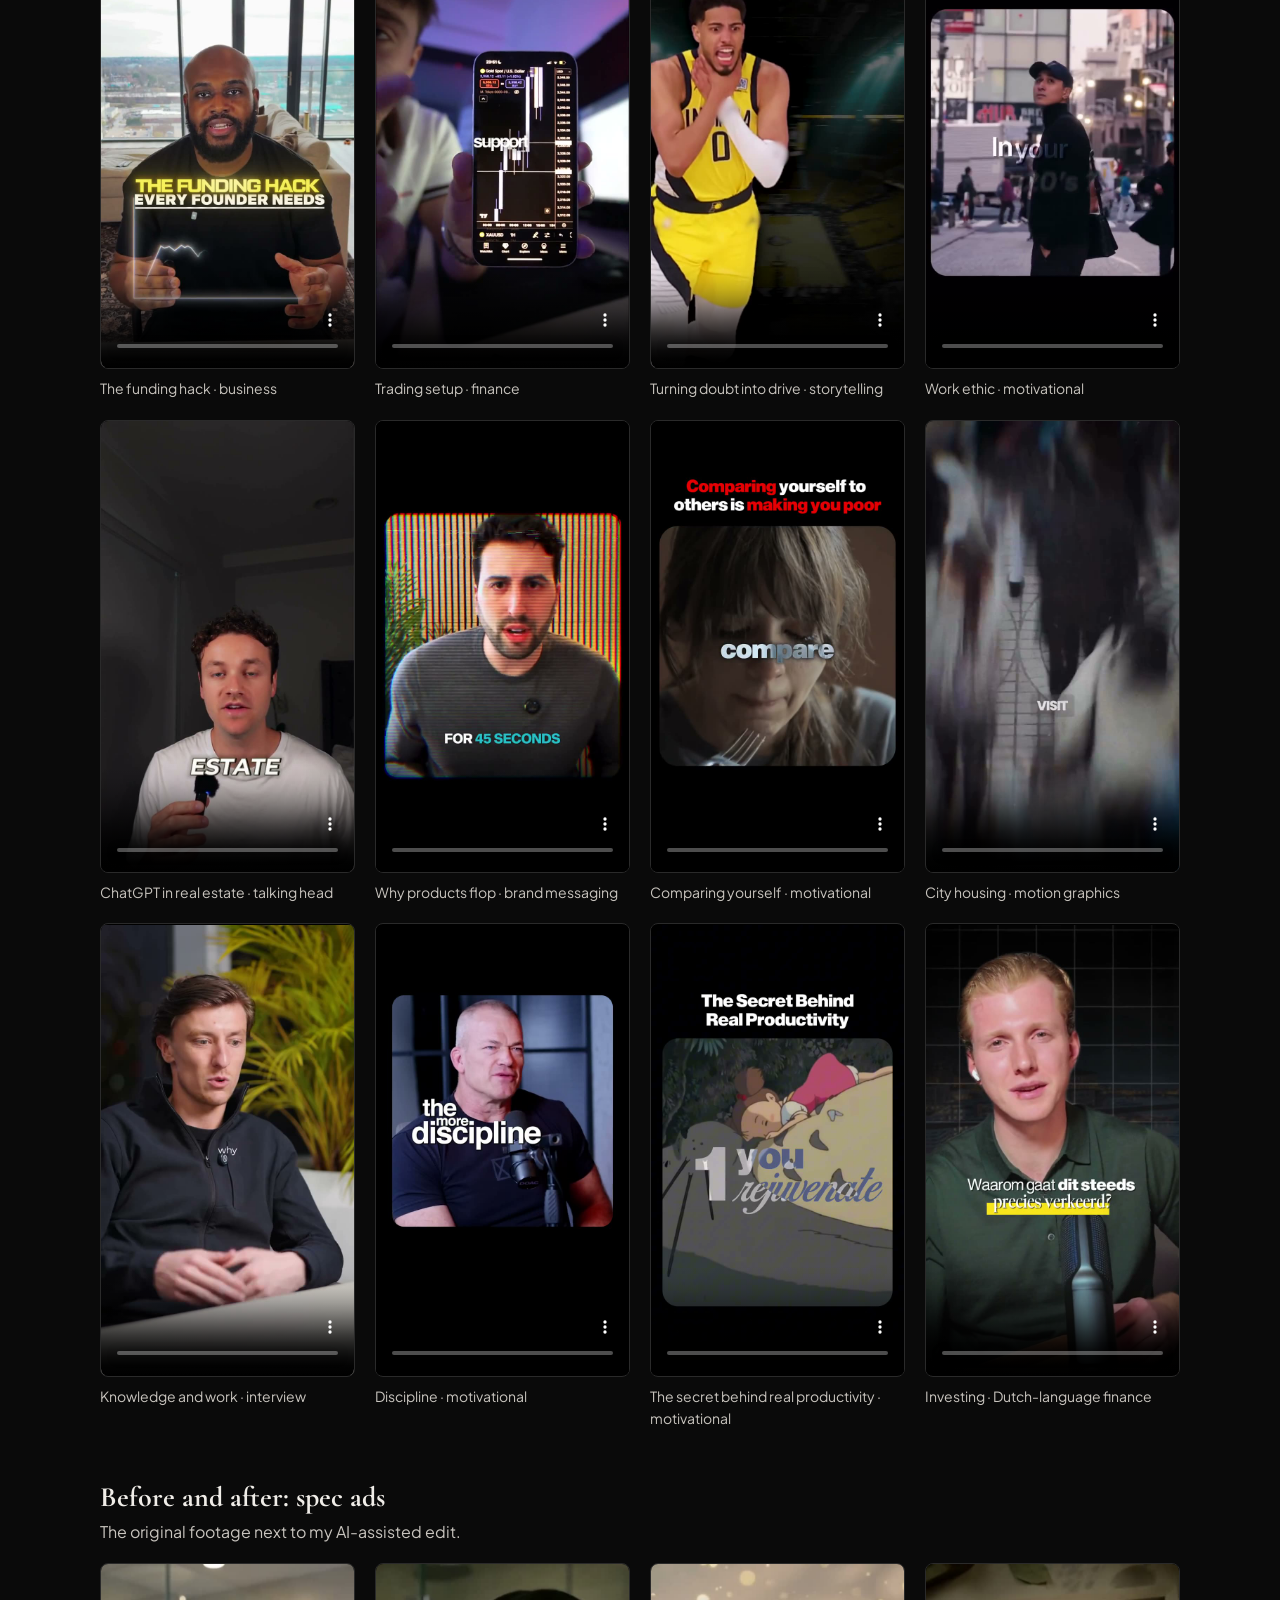
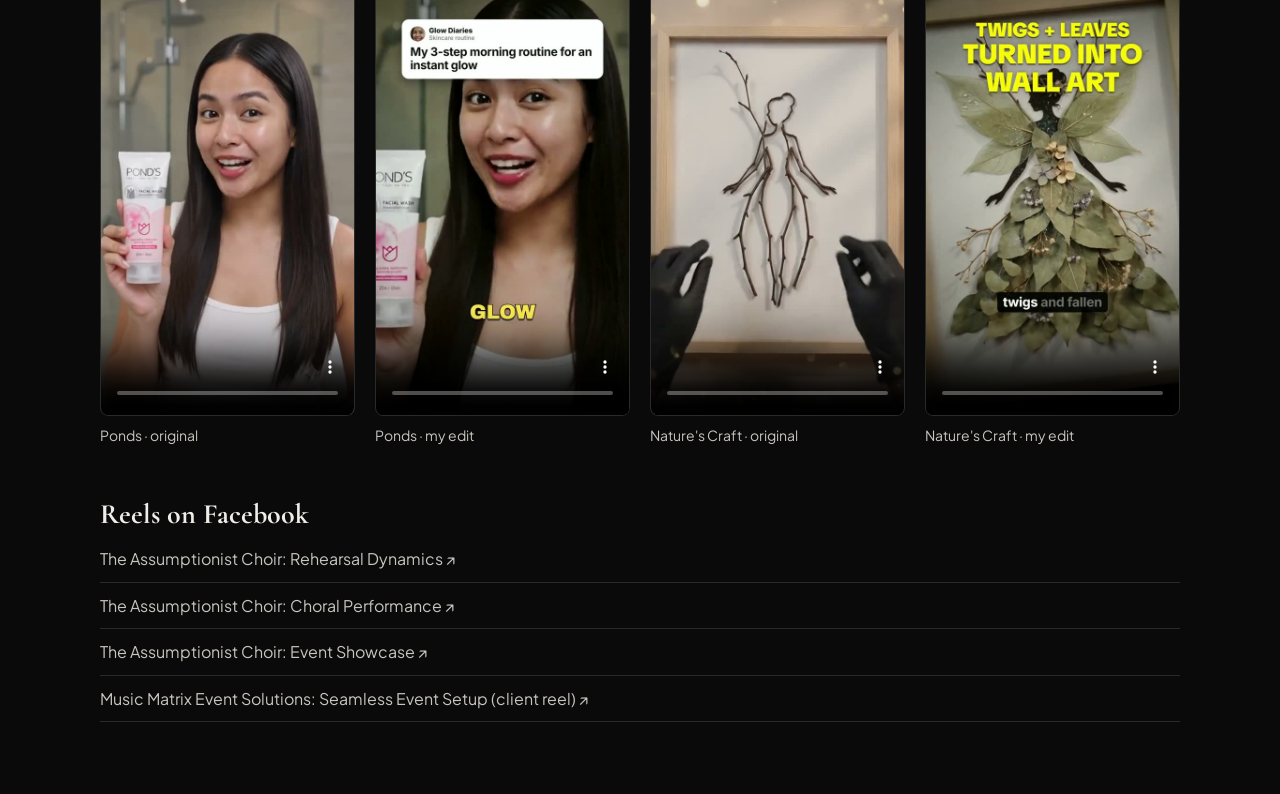
<file: video-editing/index.html>
<!DOCTYPE html>
<html lang="en">
<head>
  <meta charset="UTF-8">
  <meta name="viewport" content="width=device-width, initial-scale=1.0">
  <title>Video Editing | Gerald Roi</title>
  <meta name="description" content="Short-form edits, before-and-after spec ads and reels.">
  <meta property="og:title" content="Video Editing | Gerald Roi">
  <meta property="og:description" content="Short-form edits, before-and-after spec ads and reels.">
  <meta property="og:url" content="https://dcxgerald.github.io/portfolio/video-editing/">
  <meta property="og:image" content="https://dcxgerald.github.io/portfolio/og-image.png">
  <link rel="canonical" href="https://dcxgerald.github.io/portfolio/video-editing/">
  <link rel="icon" href="data:image/svg+xml,%3Csvg xmlns='http://www.w3.org/2000/svg' viewBox='0 0 64 64'%3E%3Crect width='64' height='64' rx='12' fill='%230A0A0A'/%3E%3Ctext x='32' y='42' text-anchor='middle' font-family='Georgia,serif' font-size='28' font-weight='700' fill='%23C99A4B'%3EGR%3C/text%3E%3C/svg%3E">
  <link rel="preconnect" href="https://fonts.googleapis.com">
  <link rel="preconnect" href="https://fonts.gstatic.com" crossorigin>
  <link href="https://fonts.googleapis.com/css2?family=Cormorant+Garamond:ital,wght@0,400;0,600;0,700;1,400;1,600&family=JetBrains+Mono:wght@400;500;600&family=Plus+Jakarta+Sans:wght@300;400;500;600;700&display=swap" rel="stylesheet">
  <style>
    :root { --bg:#0A0A0A; --line:#2A2A2A; --ink:#F0EDE8; --soft:#C8C4BE; --accent:#C99A4B; color-scheme:dark; }
    :root[data-theme="light"] { --bg:#F6F3EE; --line:#DDD7CD; --ink:#1A1A1A; --soft:#4A4642; --accent:#7A5518; color-scheme:light; }
    * { box-sizing:border-box; }
    body { margin:0; background:var(--bg); color:var(--soft); font:16px/1.6 'Plus Jakarta Sans',system-ui,sans-serif; }
    .wrap { max-width:1120px; margin:0 auto; padding:0 20px 72px; }
    a { color:var(--soft); text-decoration:none; } a:hover { color:var(--accent); }
    a:focus-visible { outline:2px solid var(--accent); outline-offset:3px; }
    h1 { margin:48px 0 6px; font:700 46px/1.1 'Cormorant Garamond',Georgia,serif; color:var(--ink); }
    h2 { margin:52px 0 4px; font:700 28px/1.2 'Cormorant Garamond',Georgia,serif; color:var(--ink); }
    p { margin:0 0 18px; max-width:65ch; }
    .grid { display:grid; gap:20px; align-items:start; }
    .g3 { grid-template-columns:repeat(3,minmax(0,1fr)); max-width:820px; } .g4 { grid-template-columns:repeat(4,minmax(0,1fr)); }
    .g2 { grid-template-columns:repeat(2,minmax(0,1fr)); } .full { grid-column:1/-1; }
    figure { margin:0; } figcaption { margin-top:8px; font-size:14px; }
    img, video { display:block; width:100%; height:auto; border:1px solid var(--line); border-radius:8px; background:#000; }
    video { aspect-ratio:9/16; }
    ul { margin:0; padding:0; list-style:none; } li { padding:10px 0; border-bottom:1px solid var(--line); }
    @media (max-width:640px) { .g3,.g2 { grid-template-columns:1fr; } .g4 { grid-template-columns:1fr 1fr; gap:12px; } h1 { font-size:36px; } }
    header { position:sticky; top:0; z-index:10; background:var(--bg); border-bottom:1px solid var(--line); }
    .nav-inner { max-width:1140px; margin:0 auto; padding:0 28px; height:74px; display:flex; align-items:center; justify-content:space-between; }
    .nav-links { display:flex; gap:20px; width:33%; margin:0; padding:0; list-style:none; } .nav-links.right { justify-content:flex-end; }
    .nav-links li { padding:0; border:0; }
    .nav-links a, .nav-theme { font:600 12.5px/1.6 'Plus Jakarta Sans',system-ui,sans-serif; letter-spacing:.12em; text-transform:uppercase; color:var(--soft); white-space:nowrap; }
    .nav-links a { padding:10px 2px; } .nav-links a:hover, .nav-theme:hover { color:var(--ink); } .nav-links a[aria-current] { color:var(--accent); }
    .nav-theme { background:none; border:0; padding:0 2px; cursor:pointer; } .nav-theme:focus-visible { outline:2px solid var(--accent); outline-offset:2px; }
    .nav-theme::before { content:"☀ Light"; } :root[data-theme="light"] .nav-theme::before { content:"☾ Dark"; }
    .brand-mark { width:34%; text-align:center; font:700 26px/1.6 'Cormorant Garamond',Georgia,serif; letter-spacing:.14em; text-transform:uppercase; color:var(--ink); }
    @media (max-width:1100px) { .nav-wide { display:none; } }
    @media (max-width:900px) { .nav-inner { flex-wrap:wrap; justify-content:center; height:auto; padding:10px 20px 4px; column-gap:6px; } .brand-mark { width:100%; order:-1; font-size:22px; } .nav-links { display:contents; } .nav-links a, .nav-theme { display:inline-block; font-size:11.5px; letter-spacing:.08em; padding:10px 7px; } }
    @media (max-width:420px) { .nav-inner { position:relative; column-gap:0; } .nav-links a { font-size:11px; letter-spacing:.04em; } .nav-links li:has(.nav-theme) { position:absolute; right:14px; top:4px; } .nav-theme { min-width:40px; min-height:40px; padding:8px; } .nav-theme::before { content:"☀"; font-size:15px; letter-spacing:0; } :root[data-theme="light"] .nav-theme::before { content:"☾"; } }
  </style>
  <script>try{document.documentElement.setAttribute('data-theme',localStorage.getItem('theme')||'dark')}catch(e){}</script>
</head>
<body>
  <header>
    <nav class="nav-inner">
      <ul class="nav-links left">
        <li class="nav-wide"><a href="../creative/">Overview</a></li>
        <li><a href="../video-editing/" aria-current="page">Videos</a></li>
        <li><a href="../graphic-design/">Design</a></li>
      </ul>
      <a class="brand-mark" href="../creative/">Gerald Roi</a>
      <ul class="nav-links right">
        <li><a href="../artwork/">Presentations</a></li>
        <li><a href="../creative/#contact">Contact</a></li>
        <li><button type="button" class="nav-theme" id="theme" aria-label="Switch between dark and light mode"></button></li>
      </ul>
    </nav>
  </header>
  <div class="wrap">
    <main>
      <h1>Video Editing</h1>
      <p>Short-form edits, before-and-after spec ads and reels.</p>
      <h2>Short-form edits</h2>
      <p>Edits I made for TikTok, recut to 40 seconds.</p>
      <div class="grid g3">
        <figure><video controls preload="none" playsinline poster="../videos/posters/mw4-edit.jpg" aria-label="MW4 trailer · 20s → 40s hype edit, AI voiceover"><source src="../videos/mw4-edit.mp4" type="video/mp4"></video><figcaption>MW4 trailer · 20s → 40s hype edit, AI voiceover</figcaption></figure>
        <figure><video controls preload="none" playsinline poster="../videos/posters/albums-edit.jpg" aria-label="Music explainer · 78s → 40s story cut"><source src="../videos/albums-edit.mp4" type="video/mp4"></video><figcaption>Music explainer · 78s → 40s story cut</figcaption></figure>
        <figure><video controls preload="none" playsinline poster="../videos/posters/meme-edit.jpg" aria-label="Meme edit · 36s → 40s"><source src="../videos/meme-edit.mp4" type="video/mp4"></video><figcaption>Meme edit · 36s → 40s</figcaption></figure>
      </div>
      <h2>Team edits</h2>
      <p>Short-form videos from team work with Gian Angel. Credit is shared; the footage belongs to its respective owners.</p>
      <div class="grid g4">
        <figure><video controls preload="none" playsinline poster="../videos/posters/team-01.jpg" aria-label="Sales call close · podcast clip"><source src="../videos/team-01.mp4" type="video/mp4"></video><figcaption>Sales call close · podcast clip</figcaption></figure>
        <figure><video controls preload="none" playsinline poster="../videos/posters/team-02.jpg" aria-label="Content strategy · talking head"><source src="../videos/team-02.mp4" type="video/mp4"></video><figcaption>Content strategy · talking head</figcaption></figure>
        <figure><video controls preload="none" playsinline poster="../videos/posters/team-03.jpg" aria-label="The Ferrari inheritance trap · finance"><source src="../videos/team-03.mp4" type="video/mp4"></video><figcaption>The Ferrari inheritance trap · finance</figcaption></figure>
        <figure><video controls preload="none" playsinline poster="../videos/posters/team-04.jpg" aria-label="Airbnb automation · talking head"><source src="../videos/team-04.mp4" type="video/mp4"></video><figcaption>Airbnb automation · talking head</figcaption></figure>
        <figure><video controls preload="none" playsinline poster="../videos/posters/team-05.jpg" aria-label="The funding hack · business"><source src="../videos/team-05.mp4" type="video/mp4"></video><figcaption>The funding hack · business</figcaption></figure>
        <figure><video controls preload="none" playsinline poster="../videos/posters/team-06.jpg" aria-label="Trading setup · finance"><source src="../videos/team-06.mp4" type="video/mp4"></video><figcaption>Trading setup · finance</figcaption></figure>
        <figure><video controls preload="none" playsinline poster="../videos/posters/team-07.jpg" aria-label="Turning doubt into drive · storytelling"><source src="../videos/team-07.mp4" type="video/mp4"></video><figcaption>Turning doubt into drive · storytelling</figcaption></figure>
        <figure><video controls preload="none" playsinline poster="../videos/posters/team-08.jpg" aria-label="Work ethic · motivational"><source src="../videos/team-08.mp4" type="video/mp4"></video><figcaption>Work ethic · motivational</figcaption></figure>
        <figure><video controls preload="none" playsinline poster="../videos/posters/team-09.jpg" aria-label="ChatGPT in real estate · talking head"><source src="../videos/team-09.mp4" type="video/mp4"></video><figcaption>ChatGPT in real estate · talking head</figcaption></figure>
        <figure><video controls preload="none" playsinline poster="../videos/posters/team-10.jpg" aria-label="Why products flop · brand messaging"><source src="../videos/team-10.mp4" type="video/mp4"></video><figcaption>Why products flop · brand messaging</figcaption></figure>
        <figure><video controls preload="none" playsinline poster="../videos/posters/team-11.jpg" aria-label="Comparing yourself · motivational"><source src="../videos/team-11.mp4" type="video/mp4"></video><figcaption>Comparing yourself · motivational</figcaption></figure>
        <figure><video controls preload="none" playsinline poster="../videos/posters/team-12.jpg" aria-label="City housing · motion graphics"><source src="../videos/team-12.mp4" type="video/mp4"></video><figcaption>City housing · motion graphics</figcaption></figure>
        <figure><video controls preload="none" playsinline poster="../videos/posters/team-13.jpg" aria-label="Knowledge and work · interview"><source src="../videos/team-13.mp4" type="video/mp4"></video><figcaption>Knowledge and work · interview</figcaption></figure>
        <figure><video controls preload="none" playsinline poster="../videos/posters/team-14.jpg" aria-label="Discipline · motivational"><source src="../videos/team-14.mp4" type="video/mp4"></video><figcaption>Discipline · motivational</figcaption></figure>
        <figure><video controls preload="none" playsinline poster="../videos/posters/team-15.jpg" aria-label="The secret behind real productivity · motivational"><source src="../videos/team-15.mp4" type="video/mp4"></video><figcaption>The secret behind real productivity · motivational</figcaption></figure>
        <figure><video controls preload="none" playsinline poster="../videos/posters/team-16.jpg" aria-label="Investing · Dutch-language finance"><source src="../videos/team-16.mp4" type="video/mp4"></video><figcaption>Investing · Dutch-language finance</figcaption></figure>
      </div>
      <h2>Before and after: spec ads</h2>
      <p>The original footage next to my AI-assisted edit.</p>
      <div class="grid g4">
        <figure><video controls preload="none" playsinline poster="../videos/posters/ponds-before.jpg" aria-label="Ponds · original"><source src="../videos/comparison-before.mp4" type="video/mp4"></video><figcaption>Ponds · original</figcaption></figure>
        <figure><video controls preload="none" playsinline poster="../videos/posters/ponds-after.jpg" aria-label="Ponds · my edit"><source src="../videos/comparison-after.mp4" type="video/mp4"></video><figcaption>Ponds · my edit</figcaption></figure>
        <figure><video controls preload="none" playsinline poster="../videos/posters/natures-before.jpg" aria-label="Nature's Craft · original"><source src="../videos/natures-before.mp4" type="video/mp4"></video><figcaption>Nature's Craft · original</figcaption></figure>
        <figure><video controls preload="none" playsinline poster="../videos/posters/natures-after.jpg" aria-label="Nature's Craft · my edit"><source src="../videos/natures-after.mp4" type="video/mp4"></video><figcaption>Nature's Craft · my edit</figcaption></figure>
      </div>
      <h2>Reels on Facebook</h2>
      <ul>
        <li><a href="https://www.facebook.com/reel/1439412988378396" target="_blank" rel="noopener">The Assumptionist Choir: Rehearsal Dynamics ↗</a></li>
        <li><a href="https://www.facebook.com/reel/943539251748337" target="_blank" rel="noopener">The Assumptionist Choir: Choral Performance ↗</a></li>
        <li><a href="https://www.facebook.com/reel/1119203340439293" target="_blank" rel="noopener">The Assumptionist Choir: Event Showcase ↗</a></li>
        <li><a href="https://www.facebook.com/reel/9722835071153056/" target="_blank" rel="noopener">Music Matrix Event Solutions: Seamless Event Setup (client reel) ↗</a></li>
      </ul>
    </main>
  </div>
  <script>
    (function(){
      var r=document.documentElement, b=document.getElementById('theme');
      b.addEventListener('click',function(){ var t=r.getAttribute('data-theme')==='light'?'dark':'light'; r.setAttribute('data-theme',t); try{localStorage.setItem('theme',t)}catch(e){} });
    })();
  </script>
</body>
</html>
</file>
<file: demo-assets/demo.css>
/* Shared styles for the portfolio's interactive extension demos */
:root {
  --bg: #0A0A0A; --bg-surface: #141414; --bg-subtle: #1A1A1A; --bg-inset: #0F0F0F;
  --border-subtle: #2A2A2A; --border-strong: #3A3A3A;
  --ink-primary: #F0EDE8; --ink-secondary: #C8C4BE; --ink-muted: #A09A93;
  --accent-bronze: #C99A4B; --accent-bronze-dark: #A87A35; --on-accent: #0A0A0A;
  --accent-navy: #7FA6CC;
  --ok: #3DBE7A; --ok-bg: rgba(61,190,122,.12);
  --info: #7FA6CC; --info-bg: rgba(127,166,204,.14);
  --warn: #D9A441; --warn-bg: rgba(217,164,65,.13);
  --bad: #E0705F; --bad-bg: rgba(224,112,95,.13);
  --header-bg: rgba(10,10,10,.94);
  --shadow: 0 1px 3px rgba(0,0,0,.4), 0 8px 24px rgba(0,0,0,.35);
  --font-serif: 'Cormorant Garamond', Georgia, serif;
  --font-sans: 'Plus Jakarta Sans', system-ui, sans-serif;
  --font-mono: 'JetBrains Mono', ui-monospace, monospace;
  --radius: 12px; --radius-sm: 6px;
  color-scheme: dark;
}
:root[data-theme="light"] {
  --bg: #F6F3EE; --bg-surface: #FFFFFF; --bg-subtle: #EEEAE3; --bg-inset: #F9F7F3;
  --border-subtle: #DDD7CD; --border-strong: #C4BDB0;
  --ink-primary: #1A1A1A; --ink-secondary: #45413C; --ink-muted: #6E6860;
  --accent-bronze: #8A6228; --accent-bronze-dark: #8A6228; --on-accent: #FFFFFF;
  --accent-navy: #2A4A6A;
  --ok: #1F7A4B; --ok-bg: rgba(31,122,75,.10);
  --info: #2A4A6A; --info-bg: rgba(42,74,106,.10);
  --warn: #8A5A12; --warn-bg: rgba(176,120,20,.12);
  --bad: #A63A2B; --bad-bg: rgba(166,58,43,.10);
  --header-bg: rgba(246,243,238,.94);
  --shadow: 0 1px 3px rgba(0,0,0,.08), 0 8px 24px rgba(0,0,0,.08);
  color-scheme: light;
}
* { box-sizing: border-box; margin: 0; padding: 0; }
body { background: var(--bg); color: var(--ink-primary); font-family: var(--font-sans); line-height: 1.6; -webkit-font-smoothing: antialiased; }
.container { max-width: 1180px; margin: 0 auto; padding: 0 28px; }
a { color: inherit; }
.mono { font-family: var(--font-mono); }

header { position: sticky; top: 0; z-index: 50; background: var(--header-bg); backdrop-filter: blur(14px); border-bottom: 1px solid var(--border-subtle); }
.nav { display: flex; align-items: center; justify-content: space-between; height: 64px; gap: 16px; }
.back { text-decoration: none; font-size: 12.5px; font-weight: 600; letter-spacing: .1em; text-transform: uppercase; color: var(--ink-secondary); }
.back:hover { color: var(--ink-primary); }
.brand { font-family: var(--font-serif); font-size: 22px; font-weight: 700; letter-spacing: .14em; text-transform: uppercase; text-decoration: none; }
.theme-btn { background: none; border: 1px solid var(--border-subtle); color: var(--ink-secondary); border-radius: 999px; padding: 6px 14px; font: 600 12px var(--font-sans); letter-spacing: .08em; text-transform: uppercase; cursor: pointer; }
.theme-btn:hover { color: var(--ink-primary); border-color: var(--border-strong); }
.theme-btn::before { content: "Light"; }
:root[data-theme="light"] .theme-btn::before { content: "Dark"; }

.intro { padding: 56px 0 32px; text-align: center; }
.eyebrow { font-family: var(--font-mono); font-size: 11px; letter-spacing: .16em; text-transform: uppercase; color: var(--accent-bronze-dark); font-weight: 600; }
h1 { font-family: var(--font-serif); font-size: clamp(38px, 6vw, 60px); line-height: 1.05; margin: 10px 0 14px; font-weight: 700; }
.lead { max-width: 680px; margin: 0 auto; color: var(--ink-secondary); font-size: 16px; }
.notice { display: inline-flex; gap: 8px; align-items: center; margin-top: 18px; padding: 6px 14px; border-radius: 999px; border: 1px solid var(--border-subtle); background: var(--bg-surface); font-size: 12.5px; color: var(--ink-secondary); }
.notice .dot { width: 7px; height: 7px; border-radius: 50%; background: var(--warn); }

/* Demo layout */
.demo { display: grid; grid-template-columns: minmax(0, 1fr) 360px; gap: 24px; align-items: start; padding-bottom: 32px; }
.panel { background: var(--bg-surface); border: 1px solid var(--border-subtle); border-radius: var(--radius); box-shadow: var(--shadow); overflow: hidden; }
.panel-head { display: flex; align-items: center; justify-content: space-between; gap: 10px; padding: 12px 16px; border-bottom: 1px solid var(--border-subtle); font-size: 12px; font-weight: 600; letter-spacing: .08em; text-transform: uppercase; color: var(--ink-muted); }

/* Mock browser */
.chrome-bar { display: flex; align-items: center; gap: 12px; padding: 10px 14px; background: var(--bg-subtle); border-bottom: 1px solid var(--border-subtle); }
.lights { display: flex; gap: 6px; }
.lights span { width: 10px; height: 10px; border-radius: 50%; background: var(--border-strong); }
.url { flex: 1; min-width: 0; font-family: var(--font-mono); font-size: 12px; color: var(--ink-muted); background: var(--bg-inset); border: 1px solid var(--border-subtle); border-radius: 999px; padding: 5px 12px; white-space: nowrap; overflow: hidden; text-overflow: ellipsis; }
.ext-icon { width: 26px; height: 26px; border-radius: 6px; display: grid; place-items: center; background: var(--accent-bronze); color: var(--on-accent); font: 700 11px var(--font-mono); flex: none; }
.ext-icon.busy { animation: pulse 1s ease-in-out infinite; }
@keyframes pulse { 50% { opacity: .55; } }

.portal { padding: 18px; }
.portal-title { display: flex; align-items: baseline; justify-content: space-between; gap: 12px; flex-wrap: wrap; margin-bottom: 12px; }
.portal-title h2 { font-size: 16px; font-weight: 700; }
.portal-title span { font-size: 12.5px; color: var(--ink-muted); }
.table-wrap { overflow-x: auto; border: 1px solid var(--border-subtle); border-radius: var(--radius-sm); }
table { width: 100%; border-collapse: collapse; font-size: 13px; min-width: 480px; }
th { text-align: left; font-size: 11px; letter-spacing: .08em; text-transform: uppercase; color: var(--ink-muted); font-weight: 600; padding: 10px 12px; background: var(--bg-subtle); border-bottom: 1px solid var(--border-subtle); }
td { padding: 11px 12px; border-bottom: 1px solid var(--border-subtle); color: var(--ink-secondary); vertical-align: middle; }
tr:last-child td { border-bottom: 0; }
td.id { font-family: var(--font-mono); font-size: 12.5px; color: var(--ink-primary); }
td.num { text-align: right; font-variant-numeric: tabular-nums; }
th.num { text-align: right; }
tr.active td { background: var(--info-bg); }
tr { transition: background-color .3s ease; }

.pill { display: inline-flex; align-items: center; gap: 6px; padding: 3px 10px; border-radius: 999px; font-size: 11.5px; font-weight: 600; white-space: nowrap; }
.pill::before { content: ""; width: 6px; height: 6px; border-radius: 50%; background: currentColor; }
.s-need { color: var(--warn); background: var(--warn-bg); }
.s-match { color: var(--info); background: var(--info-bg); }
.s-up { color: var(--ok); background: var(--ok-bg); }
.s-review { color: var(--bad); background: var(--bad-bg); }

.sub-grid { display: grid; grid-template-columns: 1fr 1fr; gap: 16px; padding: 0 18px 18px; }
.mini { border: 1px solid var(--border-subtle); border-radius: var(--radius-sm); background: var(--bg-inset); min-height: 210px; }
.mini h3 { gap: 8px; white-space: nowrap; font-size: 11px; letter-spacing: .1em; text-transform: uppercase; color: var(--ink-muted); font-weight: 600; padding: 10px 12px; border-bottom: 1px solid var(--border-subtle); display: flex; justify-content: space-between; }
.mini ul { list-style: none; padding: 6px; }
.mini li { display: flex; justify-content: space-between; align-items: center; gap: 8px; padding: 7px 8px; border-radius: 4px; font-family: var(--font-mono); font-size: 12px; color: var(--ink-secondary); transition: background-color .3s ease, color .3s ease; }
.mini li .tag { font-family: var(--font-sans); font-size: 11px; font-weight: 600; color: var(--ink-muted); white-space: nowrap; }
.mini li.reading { background: var(--info-bg); color: var(--ink-primary); }
.mini li.done .tag { color: var(--ok); }
.mini li.miss .tag { color: var(--bad); }
.mini .empty { padding: 18px 12px; font-family: var(--font-sans); font-size: 12.5px; color: var(--ink-muted); }

/* Extension popup */
.popup { position: sticky; top: 84px; }
.popup-top { display: flex; align-items: center; gap: 12px; padding: 16px; border-bottom: 1px solid var(--border-subtle); }
.popup-top strong { display: block; font-size: 15px; }
.popup-top small { font-family: var(--font-mono); font-size: 11px; color: var(--ink-muted); }
.controls { display: flex; gap: 8px; padding: 14px 16px; border-bottom: 1px solid var(--border-subtle); align-items: center; flex-wrap: wrap; }
.btn { border: 1px solid transparent; border-radius: var(--radius-sm); padding: 10px 16px; font: 600 13px var(--font-sans); cursor: pointer; transition: transform .15s ease, background-color .15s ease, opacity .15s ease; }
.btn:focus-visible, .theme-btn:focus-visible, select:focus-visible, .back:focus-visible { outline: 2px solid var(--accent-bronze); outline-offset: 2px; }
.btn-primary { background: var(--accent-bronze); color: var(--on-accent); flex: 1; }
.btn-primary:hover:not(:disabled) { transform: translateY(-1px); }
.btn-ghost { background: transparent; border-color: var(--border-subtle); color: var(--ink-secondary); }
.btn-ghost:hover:not(:disabled) { border-color: var(--border-strong); color: var(--ink-primary); }
.btn:disabled { opacity: .45; cursor: not-allowed; }
select { background: var(--bg-subtle); color: var(--ink-primary); border: 1px solid var(--border-subtle); border-radius: var(--radius-sm); padding: 9px 8px; font: 600 12.5px var(--font-sans); }

.progress { height: 4px; background: var(--bg-subtle); }
.progress div { height: 100%; width: 0; background: var(--accent-bronze); transition: width .35s ease; }

.steps { list-style: none; padding: 12px 16px; display: grid; gap: 4px; border-bottom: 1px solid var(--border-subtle); }
.steps li { display: grid; grid-template-columns: 22px 1fr; gap: 10px; align-items: start; padding: 6px 0; font-size: 13px; color: var(--ink-muted); }
.steps li .n { width: 22px; height: 22px; border-radius: 50%; border: 1px solid var(--border-strong); display: grid; place-items: center; font: 600 11px var(--font-mono); }
.steps li.now { color: var(--ink-primary); }
.steps li.now .n { border-color: var(--accent-bronze); color: var(--accent-bronze); }
.steps li.ok { color: var(--ink-secondary); }
.steps li.ok .n { background: var(--ok); border-color: var(--ok); color: var(--bg-surface); }
.steps li small { display: block; font-size: 11.5px; color: var(--ink-muted); }

.log { list-style: none; height: 190px; overflow-y: auto; padding: 10px 16px; font-family: var(--font-mono); font-size: 11.5px; line-height: 1.55; color: var(--ink-secondary); background: var(--bg-inset); }
.log li { padding: 1px 0; }
.log .t { color: var(--ink-muted); margin-right: 6px; }
.log .ok { color: var(--ok); } .log .warn { color: var(--bad); } .log .info { color: var(--info); }
.log .idle { color: var(--ink-muted); font-family: var(--font-sans); font-size: 12.5px; }

.summary { padding: 14px 16px; display: grid; grid-template-columns: repeat(3, 1fr); gap: 8px; border-top: 1px solid var(--border-subtle); }
.stat { background: var(--bg-subtle); border-radius: var(--radius-sm); padding: 10px 8px; text-align: center; }
.stat b { display: block; font: 700 18px var(--font-mono); color: var(--ink-primary); font-variant-numeric: tabular-nums; }
.stat span { font-size: 11px; color: var(--ink-muted); line-height: 1.3; display: block; }

/* Explainer */
section.explain { padding: 56px 0; border-top: 1px solid var(--border-subtle); }
.section-head { text-align: center; margin-bottom: 32px; }
.section-head h2 { font-family: var(--font-serif); font-size: clamp(30px, 4vw, 40px); font-weight: 600; margin-top: 6px; }
.compare { display: grid; grid-template-columns: 1fr 1fr; gap: 20px; }
.compare .panel { padding: 22px 24px; }
.compare h3 { font-size: 15px; margin-bottom: 12px; display: flex; align-items: center; gap: 10px; }
.compare ol { padding-left: 20px; color: var(--ink-secondary); font-size: 14px; display: grid; gap: 6px; }
.compare .after ol li::marker { color: var(--ok); }
.facts { display: grid; grid-template-columns: repeat(3, 1fr); gap: 16px; margin-top: 20px; }
.fact { background: var(--bg-surface); border: 1px solid var(--border-subtle); border-radius: var(--radius); padding: 20px; text-align: center; }
.fact b { display: block; font: 700 28px var(--font-mono); color: var(--ink-primary); }
.fact span { font-size: 13px; color: var(--ink-secondary); }
.tags { display: flex; flex-wrap: wrap; gap: 8px; justify-content: center; margin-top: 24px; }
.tags span { font-family: var(--font-mono); font-size: 11.5px; padding: 4px 10px; border: 1px solid var(--border-subtle); border-radius: var(--radius-sm); background: var(--bg-subtle); color: var(--ink-secondary); }
.disclaimer { margin-top: 28px; text-align: center; font-size: 12.5px; color: var(--ink-muted); max-width: 720px; margin-left: auto; margin-right: auto; }
footer { border-top: 1px solid var(--border-subtle); padding: 28px 0; text-align: center; font-size: 12.5px; color: var(--ink-muted); }
footer a { color: var(--ink-secondary); }

@media (max-width: 960px) {
  .demo { grid-template-columns: 1fr; }
  .popup { position: static; order: -1; }
}
@media (max-width: 640px) {
  .container { padding: 0 16px; }
  .intro { padding: 36px 0 24px; }
  .brand { display: none; }
  .sub-grid { grid-template-columns: 1fr; padding: 0 12px 12px; }
  .portal { padding: 12px; }
  .compare, .facts { grid-template-columns: 1fr; }
  .log { height: 160px; }
  table { min-width: 0; font-size: 12px; }
  .hide-sm { display: none; }
  th, td { padding: 9px 8px; }
  td.id { font-size: 11.5px; }
}
@media (prefers-reduced-motion: reduce) {
  *, *::before, *::after { transition: none !important; animation: none !important; }
}
</file>
